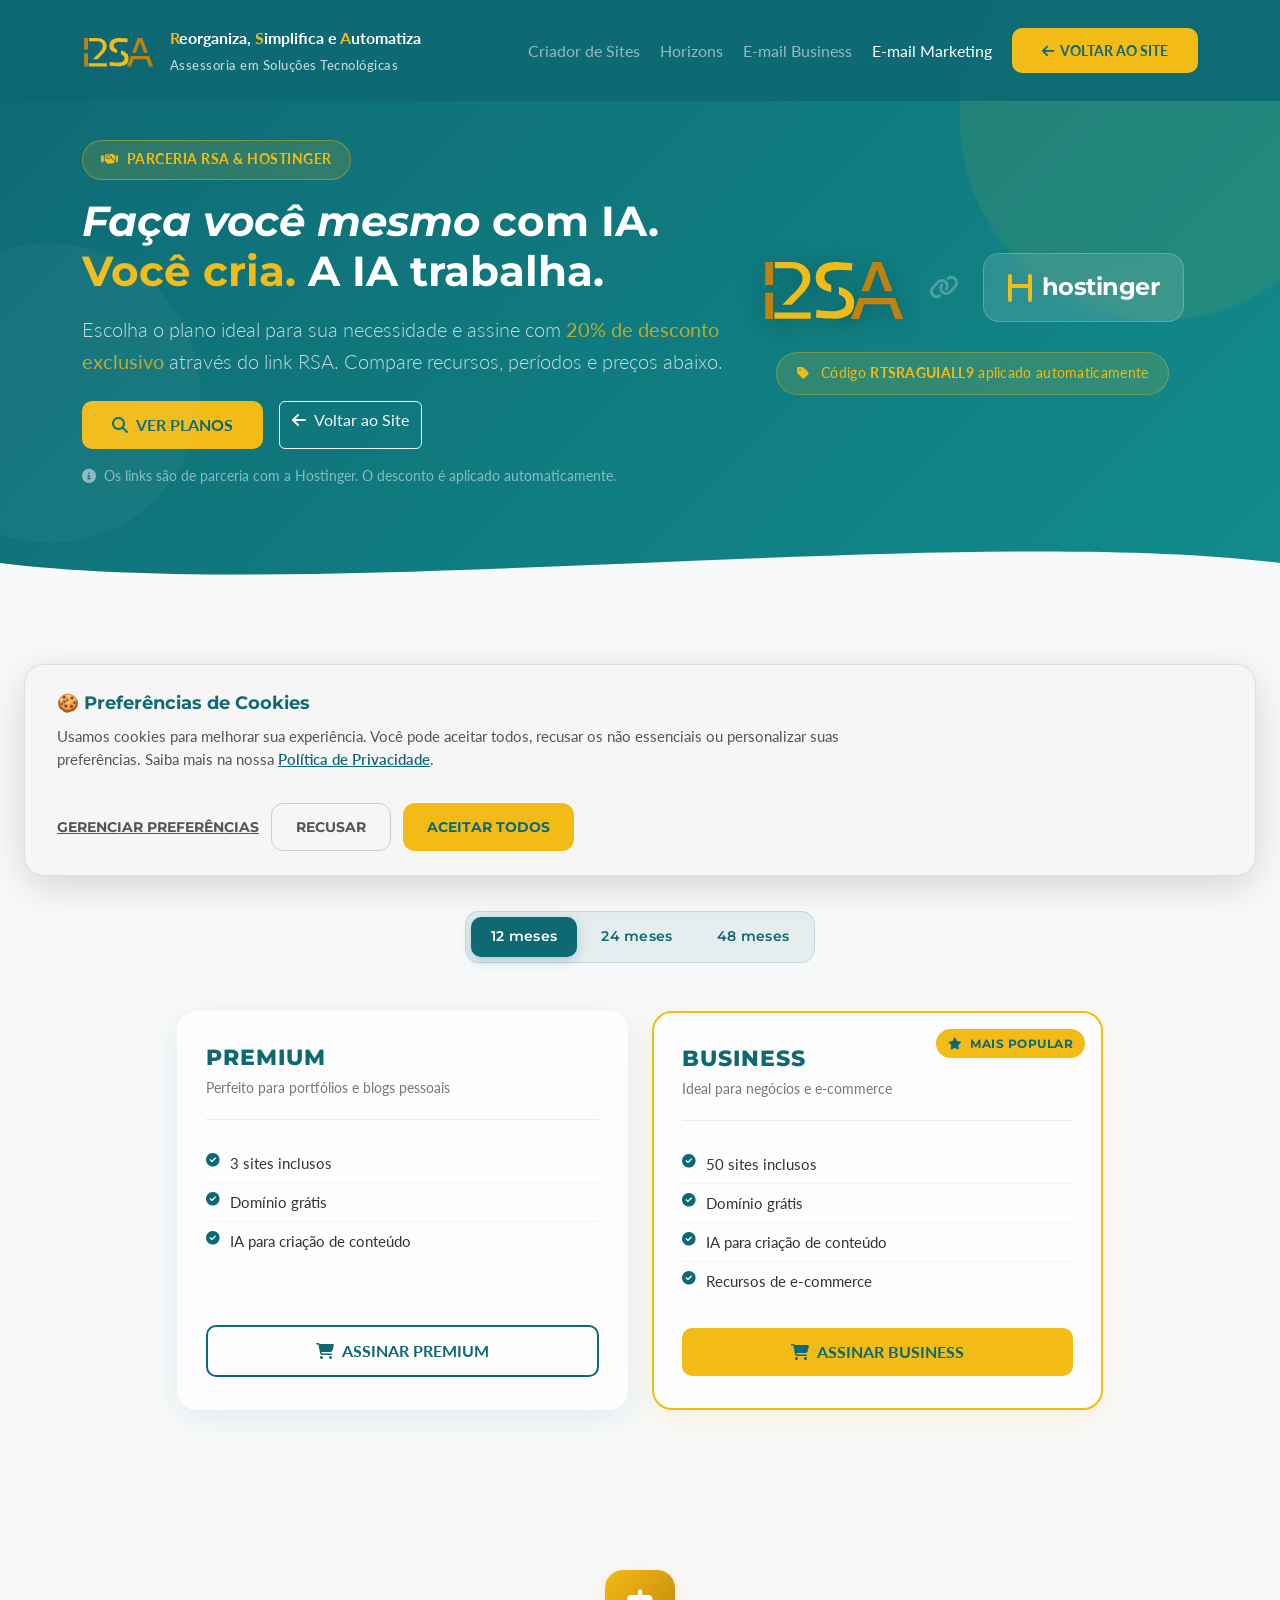
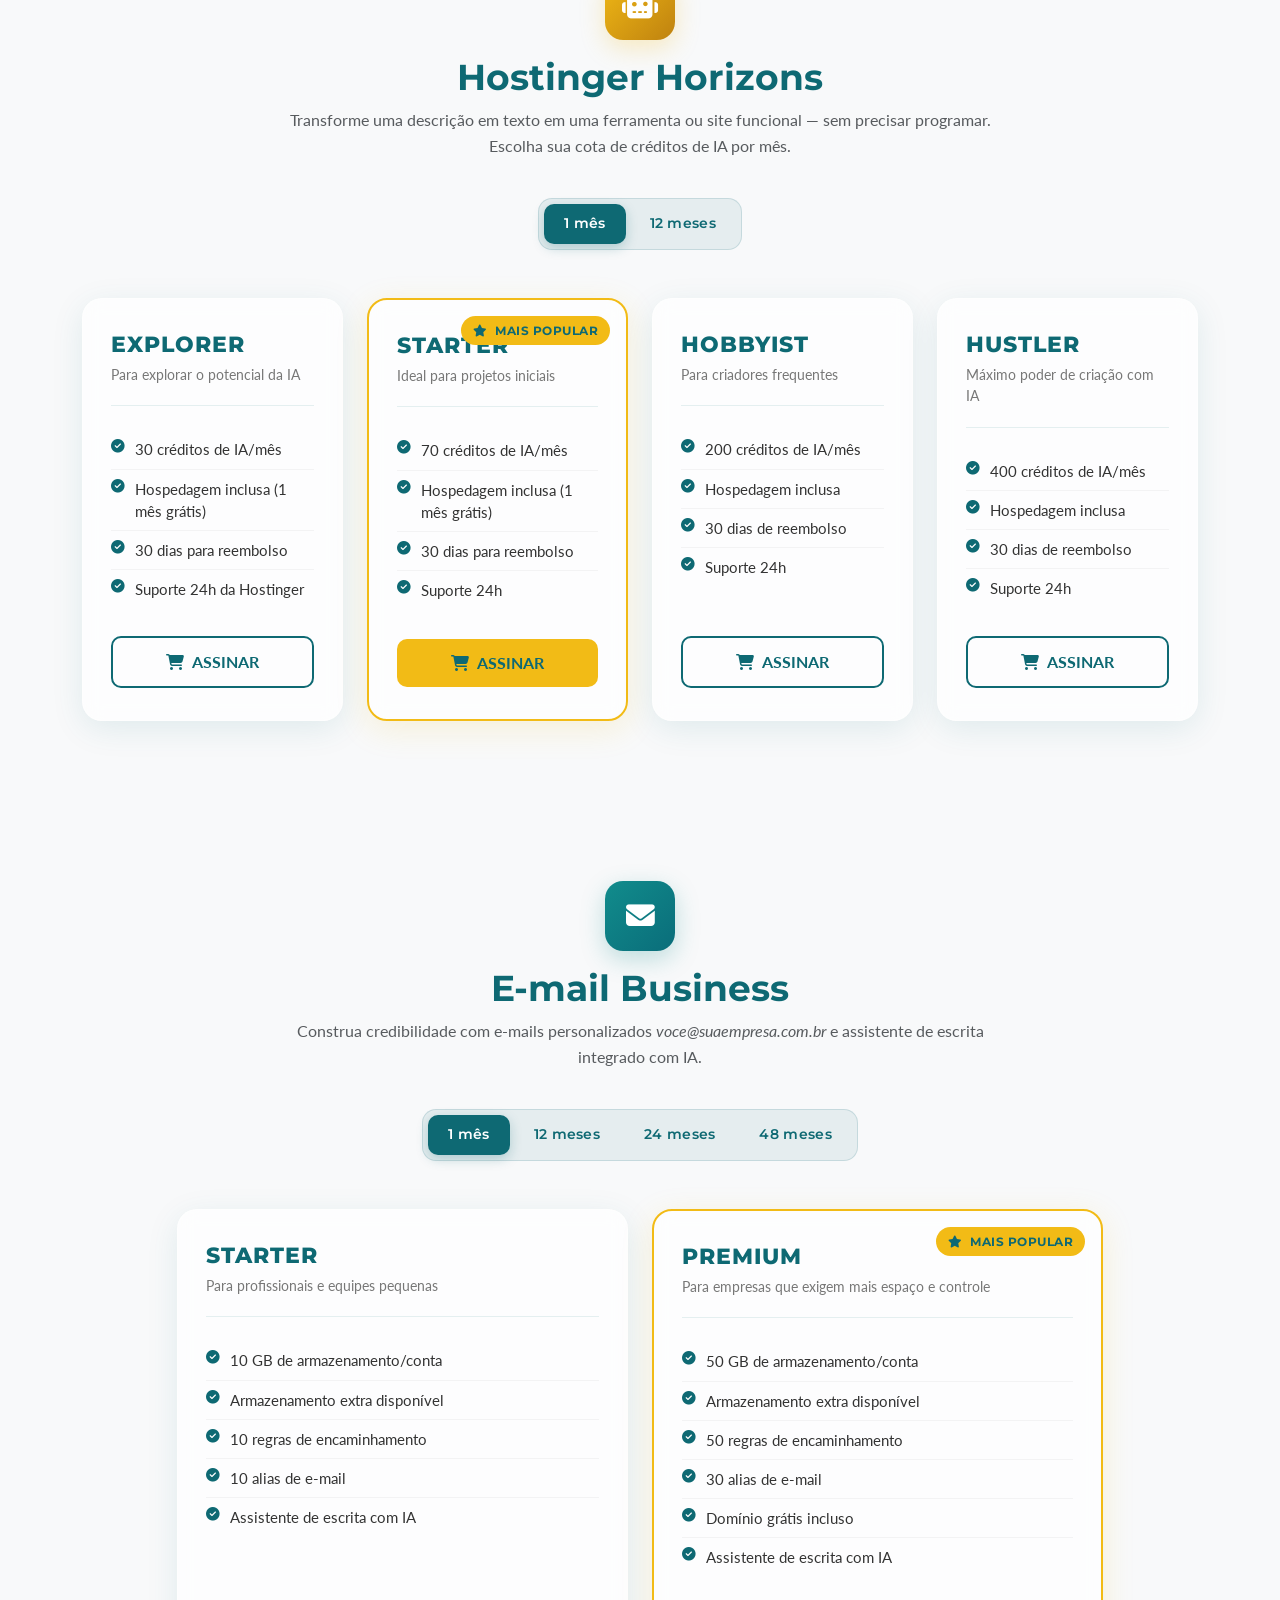
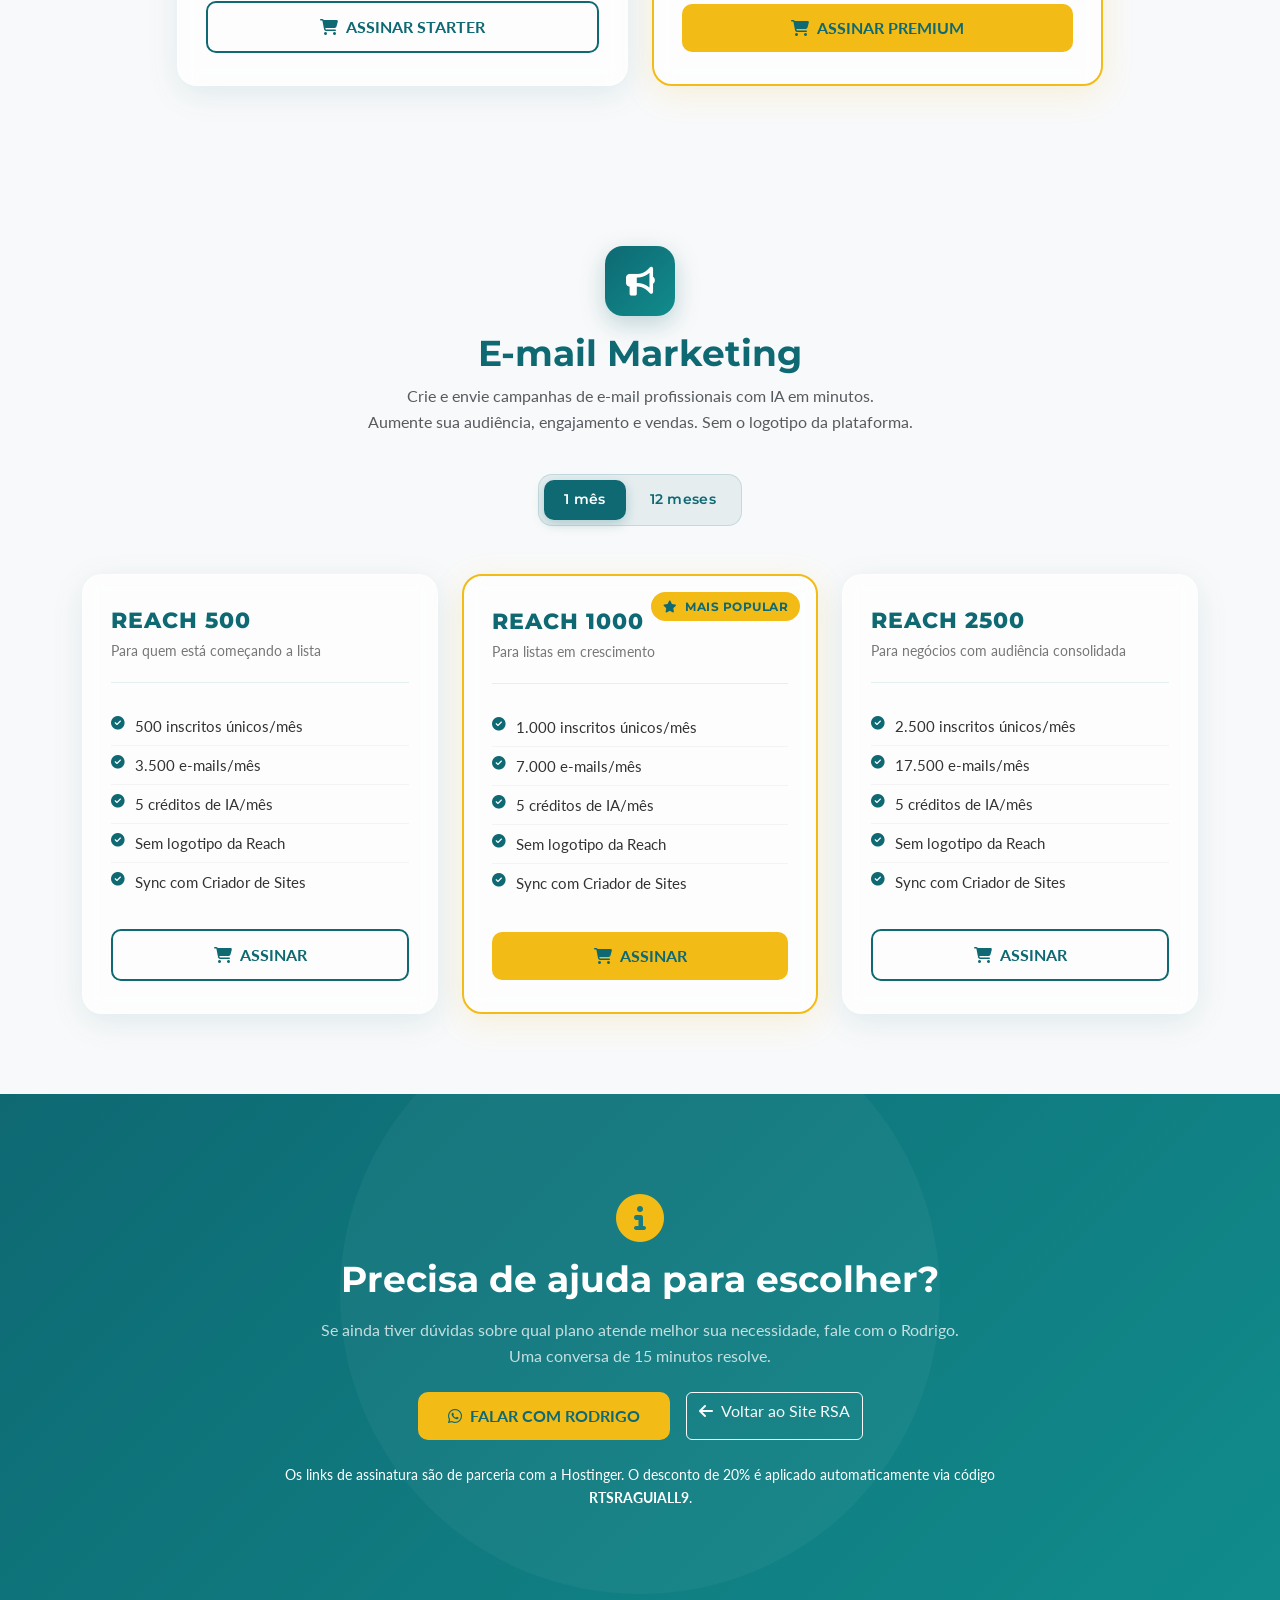
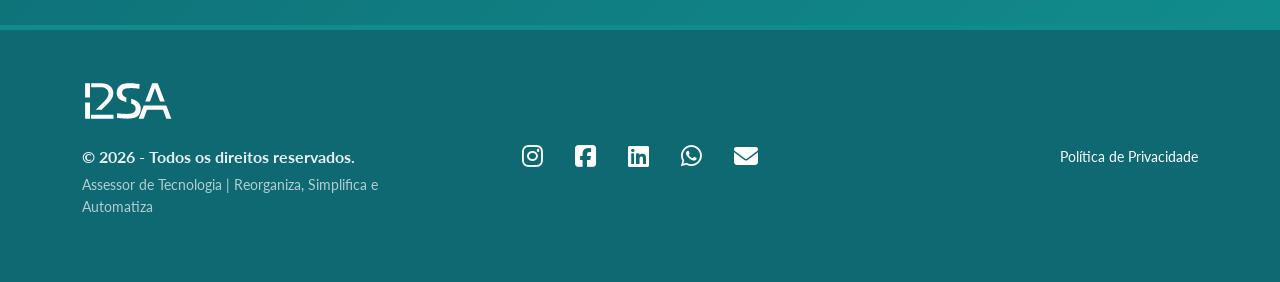
<file: diy-host.html>
<!DOCTYPE html>
<html lang="pt-BR">

<head>
    <meta charset="UTF-8">
    <meta name="viewport" content="width=device-width, initial-scale=1.0">
    <meta name="description"
        content="Compare e assine os planos Hostinger com desconto exclusivo RSA. Criador de Sites com IA, Hostinger Horizons, E-mail Business e E-mail Marketing.">
    <meta name="robots" content="index, follow">
    <title>Planos Hostinger | RSA — Faça Você Mesmo</title>

    <!-- Fontes -->
    <link rel="preconnect" href="https://fonts.googleapis.com">
    <link rel="preconnect" href="https://fonts.gstatic.com" crossorigin>
    <link
        href="https://fonts.googleapis.com/css2?family=Lato:ital,wght@0,400;0,700;1,400&family=Montserrat:wght@700;800&family=Open+Sans:wght@400;600&display=swap"
        rel="stylesheet">

    <!-- Bootstrap 5 -->
    <link rel="stylesheet" href="https://cdn.jsdelivr.net/npm/bootstrap@5.3.3/dist/css/bootstrap.min.css">

    <!-- Font Awesome -->
    <link rel="stylesheet" href="https://cdnjs.cloudflare.com/ajax/libs/font-awesome/6.5.0/css/all.min.css">

    <!-- AOS -->
    <link rel="stylesheet" href="https://unpkg.com/aos@2.3.1/dist/aos.css">

    <!-- CSS Projeto -->
    <link rel="stylesheet" href="css/styles.css">
    <link rel="stylesheet" href="css/cookies.css">
    <link rel="stylesheet" href="css/diy-host.css">
</head>

<body>

    <!-- ═══════════════════════════════════════════
         NAVBAR (idêntica ao index.html)
    ═══════════════════════════════════════════ -->
    <nav class="navbar navbar-expand-lg navbar-dark navbar-glass fixed-top py-3">
        <div class="container">
            <a class="navbar-brand d-flex align-items-center gap-2" href="index.html">
                <img src="assets/images/RSA_dourado_FundoTransparente.svg" alt="RSA Logo" height="40">
                <div class="nav-brand-box text-white px-2 py-1">
                    <span class="fw-bold d-block"><span class="letter">R</span>eorganiza,
                        <span class="letter">S</span>implifica e
                        <span class="letter">A</span>utomatiza</span>
                    <span class="slogan-text opacity-75">Assessoria em Soluções Tecnológicas</span>
                </div>
            </a>
            <button class="navbar-toggler" type="button" data-bs-toggle="collapse" data-bs-target="#navbarNavDIY"
                aria-controls="navbarNavDIY" aria-expanded="false" aria-label="Toggle navigation">
                <span class="navbar-toggler-icon"></span>
            </button>
            <div class="collapse navbar-collapse justify-content-end" id="navbarNavDIY">
                <ul class="navbar-nav gap-1 align-items-center">
                    <li class="nav-item">
                        <a class="nav-link" href="#sites-ia">Criador de Sites</a>
                    </li>
                    <li class="nav-item">
                        <a class="nav-link" href="#horizons">Horizons</a>
                    </li>
                    <li class="nav-item">
                        <a class="nav-link" href="#email-business">E-mail Business</a>
                    </li>
                    <li class="nav-item">
                        <a class="nav-link" href="#email-marketing">E-mail Marketing</a>
                    </li>
                    <li class="nav-item ms-2">
                        <a class="btn btn-rsa btn-sm" href="index.html">
                            <i class="fa-solid fa-arrow-left me-1"></i> Voltar ao Site
                        </a>
                    </li>
                </ul>
            </div>
        </div>
    </nav>

    <!-- ═══════════════════════════════════════════
         HERO
    ═══════════════════════════════════════════ -->
    <header class="diy-hero-section">
        <div class="container">
            <div class="row align-items-center gy-5">
                <div class="col-lg-7" data-aos="fade-right">
                    <span class="diy-hero-badge mb-3 d-inline-flex align-items-center gap-2">
                        <i class="fa-solid fa-handshake"></i>
                        Parceria RSA & Hostinger
                    </span>
                    <h1 class="text-white mb-3">
                        <i>Faça você mesmo</i> com IA.<br>
                        <span class="text-rsa-accent">Você cria.</span> A IA trabalha.
                    </h1>
                    <p class="lead text-white opacity-75 mb-4">
                        Escolha o plano ideal para sua necessidade e assine com
                        <strong class="text-rsa-accent">20% de desconto exclusivo</strong>
                        através do link RSA. Compare recursos, períodos e preços abaixo.
                    </p>
                    <div class="d-flex gap-3 flex-wrap">
                        <a href="#sites-ia" class="btn btn-rsa">
                            <i class="fa-solid fa-magnifying-glass me-2"></i>Ver Planos
                        </a>
                        <a href="index.html" class="btn btn-outline-light">
                            <i class="fa-solid fa-arrow-left me-2"></i>Voltar ao Site
                        </a>
                    </div>
                    <p class="text-white opacity-50 mt-3 small">
                        <i class="fa-solid fa-circle-info me-1"></i>
                        Os links são de parceria com a Hostinger. O desconto é aplicado automaticamente.
                    </p>
                </div>
                <div class="col-lg-5 text-center" data-aos="fade-left" data-aos-delay="200">
                    <div class="diy-hero-logos">
                        <img src="assets/images/RSA_dourado_FundoTransparente.svg" alt="RSA" class="diy-logo-rsa">
                        <div class="diy-logo-divider">
                            <i class="fa-solid fa-link text-white opacity-50"></i>
                        </div>
                        <div class="diy-hostinger-badge">
                            <i class="fa-solid fa-h diy-h-icon"></i>
                            <span class="diy-hostinger-text">hostinger</span>
                        </div>
                    </div>
                    <!-- Pill de desconto -->
                    <div class="diy-discount-pill mt-4">
                        <i class="fa-solid fa-tag me-2"></i>
                        Código <strong>RTSRAGUIALL9</strong> aplicado automaticamente
                    </div>
                </div>
            </div>
        </div>
        <!-- Separador wave -->
        <div class="diy-hero-wave">
            <svg viewBox="0 0 1440 80" preserveAspectRatio="none" xmlns="http://www.w3.org/2000/svg">
                <path d="M0,40 C360,80 1080,0 1440,40 L1440,80 L0,80 Z" fill="#F8F9FA" />
            </svg>
        </div>
    </header>

    <!-- ═══════════════════════════════════════════
         ÂNCORA GERAL DE PLANOS
    ═══════════════════════════════════════════ -->
    <span id="planos"></span>

    <!-- ═══════════════════════════════════════════
         SEÇÃO 1: CRIADOR DE SITES COM IA
    ═══════════════════════════════════════════ -->
    <section id="sites-ia" class="section-padding bg-light">
        <div class="container">

            <!-- Cabeçalho da categoria -->
            <div class="row justify-content-center mb-4" data-aos="fade-up">
                <div class="col-lg-8 text-center">
                    <div class="diy-section-icon mx-auto mb-3">
                        <i class="fa-solid fa-wand-magic-sparkles"></i>
                    </div>
                    <h2 class="text-rsa-primary">Criador de Sites com IA</h2>
                    <p class="text-muted">
                        Lance seu portfólio, blog ou site institucional em minutos com interface intuitiva e IA
                        integrada.<br>
                        Ideal para quem quer presença digital profissional sem complicação.
                    </p>
                </div>
            </div>

            <!-- Toggle de período -->
            <div class="row justify-content-center mb-5" data-aos="fade-up" data-aos-delay="100">
                <div class="col-auto">
                    <div class="diy-period-group" role="group" aria-label="Período de assinatura">
                        <button class="diy-period-btn active" onclick="setPeriod('sites-ia', 12, this)">12
                            meses</button>
                        <button class="diy-period-btn" onclick="setPeriod('sites-ia', 24, this)">24 meses</button>
                        <button class="diy-period-btn" onclick="setPeriod('sites-ia', 48, this)">48 meses</button>
                    </div>
                </div>
            </div>

            <!-- Cards -->
            <div class="row justify-content-center gy-4">

                <!-- Card Premium -->
                <div class="col-lg-5 col-md-6" data-aos="fade-up" data-aos-delay="150">
                    <div class="diy-plan-card glass-card h-100">
                        <div class="diy-plan-header">
                            <h3 class="diy-plan-name">Premium</h3>
                            <p class="diy-plan-desc mb-0">Perfeito para portfólios e blogs pessoais</p>
                        </div>
                        <ul class="diy-feature-list">
                            <li><i class="fa-solid fa-circle-check text-rsa-primary"></i> 3 sites inclusos</li>
                            <li><i class="fa-solid fa-circle-check text-rsa-primary"></i> Domínio grátis</li>
                            <li><i class="fa-solid fa-circle-check text-rsa-primary"></i> IA para criação de conteúdo
                            </li>
                        </ul>
                        <a href="#" class="btn btn-outline-rsa w-100 mt-auto" data-section="sites-ia"
                            data-plan="premium"
                            data-link-12="https://www.hostinger.com/br/cart?product=hosting%3Ahostinger_premium&period=12&referral_type=cart_link&REFERRALCODE=RTSRAGUIALL9&referral_id=019dd9d4-621e-7295-91c9-297600b44b96&product_type=website-builder"
                            data-link-24="https://www.hostinger.com/br/cart?product=hosting%3Ahostinger_premium&period=24&referral_type=cart_link&REFERRALCODE=RTSRAGUIALL9&referral_id=019dd9d7-fe9d-7199-9877-cf94c29563b7&product_type=website-builder"
                            data-link-48="https://www.hostinger.com/br/cart?product=hosting%3Ahostinger_premium&period=48&referral_type=cart_link&REFERRALCODE=RTSRAGUIALL9&referral_id=019dd9d8-f56c-73b3-9c9a-563559bdd855&product_type=website-builder"
                            target="_blank" rel="noopener noreferrer">
                            <i class="fa-solid fa-cart-shopping me-2"></i>Assinar Premium
                        </a>
                    </div>
                </div>

                <!-- Card Business (popular) -->
                <div class="col-lg-5 col-md-6" data-aos="fade-up" data-aos-delay="250">
                    <div class="diy-plan-card diy-plan-card--popular glass-card h-100">
                        <div class="diy-popular-badge">
                            <i class="fa-solid fa-star me-1"></i>Mais Popular
                        </div>
                        <div class="diy-plan-header">
                            <h3 class="diy-plan-name">Business</h3>
                            <p class="diy-plan-desc mb-0">Ideal para negócios e e-commerce</p>
                        </div>
                        <ul class="diy-feature-list">
                            <li><i class="fa-solid fa-circle-check text-rsa-primary"></i> 50 sites inclusos</li>
                            <li><i class="fa-solid fa-circle-check text-rsa-primary"></i> Domínio grátis</li>
                            <li><i class="fa-solid fa-circle-check text-rsa-primary"></i> IA para criação de conteúdo
                            <li><i class="fa-solid fa-circle-check text-rsa-primary"></i> Recursos de e-commerce</li>
                            </li>
                        </ul>
                        <a href="#" class="btn btn-rsa w-100 mt-auto" data-section="sites-ia" data-plan="business-sites"
                            data-link-12="https://www.hostinger.com/br/cart?product=hosting%3Ahostinger_business&period=12&referral_type=cart_link&REFERRALCODE=RTSRAGUIALL9&referral_id=019dd9d7-5438-7348-993c-41ad4d6b8b0a&product_type=website-builder"
                            data-link-24="https://www.hostinger.com/br/cart?product=hosting%3Ahostinger_business&period=24&referral_type=cart_link&REFERRALCODE=RTSRAGUIALL9&referral_id=019dd9d8-4b6f-7095-87bc-3af3bd0e6c1c&product_type=website-builder"
                            data-link-48="https://www.hostinger.com/br/cart?product=hosting%3Ahostinger_business&period=48&referral_type=cart_link&REFERRALCODE=RTSRAGUIALL9&referral_id=019dd9d9-044d-70b3-a711-b9dedad73167&product_type=website-builder"
                            target="_blank" rel="noopener noreferrer">
                            <i class="fa-solid fa-cart-shopping me-2"></i>Assinar Business
                        </a>
                    </div>
                </div>

            </div><!-- /row cards -->
        </div>
    </section>

    <!-- ═══════════════════════════════════════════
         SEÇÃO 2: HOSTINGER HORIZONS
    ═══════════════════════════════════════════ -->
    <section id="horizons" class="section-padding">
        <div class="container">

            <div class="row justify-content-center mb-4" data-aos="fade-up">
                <div class="col-lg-8 text-center">
                    <div class="diy-section-icon diy-section-icon--accent mx-auto mb-3">
                        <i class="fa-solid fa-robot"></i>
                    </div>
                    <h2 class="text-rsa-primary">Hostinger Horizons</h2>
                    <p class="text-muted">
                        Transforme uma descrição em texto em uma ferramenta ou site funcional — sem precisar
                        programar.<br>
                        Escolha sua cota de créditos de IA por mês.
                    </p>
                </div>
            </div>

            <!-- Toggle de período -->
            <div class="row justify-content-center mb-5" data-aos="fade-up" data-aos-delay="100">
                <div class="col-auto">
                    <div class="diy-period-group" role="group">
                        <button class="diy-period-btn active" onclick="setPeriod('horizons', 1, this)">1 mês</button>
                        <button class="diy-period-btn" onclick="setPeriod('horizons', 12, this)">12 meses</button>
                    </div>
                </div>
            </div>

            <!-- Cards Horizons -->
            <div class="row justify-content-center gy-4">

                <!-- Explorer -->
                <div class="col-lg-3 col-md-6" data-aos="fade-up" data-aos-delay="100">
                    <div class="diy-plan-card glass-card h-100">
                        <div class="diy-plan-header">
                            <h3 class="diy-plan-name">Explorer</h3>
                            <p class="diy-plan-desc mb-0">Para explorar o potencial da IA</p>
                        </div>
                        <ul class="diy-feature-list">
                            <li><i class="fa-solid fa-circle-check text-rsa-primary"></i> 30 créditos de IA/mês</li>
                            <li><i class="fa-solid fa-circle-check text-rsa-primary"></i> Hospedagem inclusa (1 mês
                                grátis)</li>
                            <li><i class="fa-solid fa-circle-check text-rsa-primary"></i> 30 dias para reembolso</li>
                            <li><i class="fa-solid fa-circle-check text-rsa-primary"></i> Suporte 24h da Hostinger</li>
                        </ul>
                        <a href="#" class="btn btn-outline-rsa w-100 mt-auto" data-section="horizons"
                            data-plan="explorer"
                            data-link-1="https://www.hostinger.com/br/cart?product=horizons%3Aexplorerv2&period=1&referral_type=cart_link&REFERRALCODE=RTSRAGUIALL9&referral_id=019dd9dc-b754-729e-b359-0c3dde868936"
                            data-link-12="https://www.hostinger.com/br/cart?product=horizons%3Aexplorerv2&period=12&referral_type=cart_link&REFERRALCODE=RTSRAGUIALL9&referral_id=019dd9dd-13bb-734e-aa9b-c8440ad17f68"
                            target="_blank" rel="noopener noreferrer">
                            <i class="fa-solid fa-cart-shopping me-2"></i>Assinar
                        </a>
                    </div>
                </div>

                <!-- Starter -->
                <div class="col-lg-3 col-md-6" data-aos="fade-up" data-aos-delay="150">
                    <div class="diy-plan-card diy-plan-card--popular glass-card h-100">
                        <div class="diy-popular-badge">
                            <i class="fa-solid fa-star me-1"></i>Mais Popular
                        </div>
                        <div class="diy-plan-header">
                            <h3 class="diy-plan-name">Starter</h3>
                            <p class="diy-plan-desc mb-0">Ideal para projetos iniciais</p>
                        </div>
                        <ul class="diy-feature-list">
                            <li><i class="fa-solid fa-circle-check text-rsa-primary"></i> 70 créditos de IA/mês</li>
                            <li><i class="fa-solid fa-circle-check text-rsa-primary"></i> Hospedagem inclusa (1 mês
                                grátis)</li>
                            <li><i class="fa-solid fa-circle-check text-rsa-primary"></i> 30 dias para reembolso</li>
                            <li><i class="fa-solid fa-circle-check text-rsa-primary"></i> Suporte 24h</li>
                        </ul>
                        <a href="#" class="btn btn-rsa w-100 mt-auto" data-section="horizons" data-plan="starter"
                            data-link-1="https://www.hostinger.com/br/cart?product=horizons%3Astarterv2&period=1&referral_type=cart_link&REFERRALCODE=RTSRAGUIALL9&referral_id=019dd9dc-c9fe-70b4-b4c9-0aab14302543"
                            data-link-12="https://www.hostinger.com/br/cart?product=horizons%3Astarterv2&period=12&referral_type=cart_link&REFERRALCODE=RTSRAGUIALL9&referral_id=019dd9dd-2336-72c8-b11f-bced74eb3983"
                            target="_blank" rel="noopener noreferrer">
                            <i class="fa-solid fa-cart-shopping me-2"></i>Assinar
                        </a>
                    </div>
                </div>

                <!-- Hobbyist -->
                <div class="col-lg-3 col-md-6" data-aos="fade-up" data-aos-delay="200">
                    <div class="diy-plan-card glass-card h-100">
                        <div class="diy-plan-header">
                            <h3 class="diy-plan-name">Hobbyist</h3>
                            <p class="diy-plan-desc mb-0">Para criadores frequentes</p>
                        </div>
                        <ul class="diy-feature-list">
                            <li><i class="fa-solid fa-circle-check text-rsa-primary"></i> 200 créditos de IA/mês</li>
                            <li><i class="fa-solid fa-circle-check text-rsa-primary"></i> Hospedagem inclusa</li>
                            <li><i class="fa-solid fa-circle-check text-rsa-primary"></i> 30 dias de reembolso</li>
                            <li><i class="fa-solid fa-circle-check text-rsa-primary"></i> Suporte 24h</li>
                        </ul>
                        <a href="#" class="btn btn-outline-rsa w-100 mt-auto" data-section="horizons"
                            data-plan="hobbyist"
                            data-link-1="https://www.hostinger.com/br/cart?product=horizons%3Ahobbyistv2&period=1&referral_type=cart_link&REFERRALCODE=RTSRAGUIALL9&referral_id=019dd9dc-dcb6-72c1-b447-a0055d9236df"
                            data-link-12="https://www.hostinger.com/br/cart?product=horizons%3Ahobbyistv2&period=12&referral_type=cart_link&REFERRALCODE=RTSRAGUIALL9&referral_id=019dd9dd-3a47-7175-8b16-197b77748b0e"
                            target="_blank" rel="noopener noreferrer">
                            <i class="fa-solid fa-cart-shopping me-2"></i>Assinar
                        </a>
                    </div>
                </div>

                <!-- Hustler (popular) -->
                <div class="col-lg-3 col-md-6" data-aos="fade-up" data-aos-delay="250">
                    <div class="diy-plan-card glass-card h-100">
                        <div class="diy-plan-header">
                            <h3 class="diy-plan-name">Hustler</h3>
                            <p class="diy-plan-desc mb-0">Máximo poder de criação com IA</p>
                        </div>
                        <ul class="diy-feature-list">
                            <li><i class="fa-solid fa-circle-check text-rsa-primary"></i> 400 créditos de IA/mês</li>
                            <li><i class="fa-solid fa-circle-check text-rsa-primary"></i> Hospedagem inclusa</li>
                            <li><i class="fa-solid fa-circle-check text-rsa-primary"></i> 30 dias de reembolso</li>
                            <li><i class="fa-solid fa-circle-check text-rsa-primary"></i> Suporte 24h</li>
                        </ul>
                        <a href="#" class="btn btn-outline-rsa w-100 mt-auto" data-section="horizons"
                            data-plan="hustler"
                            data-link-1="https://www.hostinger.com/br/cart?product=horizons%3Ahustlerv2&period=1&referral_type=cart_link&REFERRALCODE=RTSRAGUIALL9&referral_id=019dd9dc-f0ee-7018-8c6a-6837099ce9e5"
                            data-link-12="https://www.hostinger.com/br/cart?product=horizons%3Ahustlerv2&period=12&referral_type=cart_link&REFERRALCODE=RTSRAGUIALL9&referral_id=019dd9dd-4e21-7109-ac20-60c5428e7444"
                            target="_blank" rel="noopener noreferrer">
                            <i class="fa-solid fa-cart-shopping me-2"></i>Assinar
                        </a>
                    </div>
                </div>

            </div><!-- /row horizons -->
        </div>
    </section>

    <!-- ═══════════════════════════════════════════
         SEÇÃO 3: E-MAIL BUSINESS
    ═══════════════════════════════════════════ -->
    <section id="email-business" class="section-padding bg-light">
        <div class="container">

            <div class="row justify-content-center mb-4" data-aos="fade-up">
                <div class="col-lg-8 text-center">
                    <div class="diy-section-icon diy-section-icon--secondary mx-auto mb-3">
                        <i class="fa-solid fa-envelope"></i>
                    </div>
                    <h2 class="text-rsa-primary">E-mail Business</h2>
                    <p class="text-muted">
                        Construa credibilidade com e-mails personalizados
                        <em>voce@suaempresa.com.br</em> e assistente de escrita integrado com IA.
                    </p>
                </div>
            </div>

            <!-- Toggle de período -->
            <div class="row justify-content-center mb-5" data-aos="fade-up" data-aos-delay="100">
                <div class="col-auto">
                    <div class="diy-period-group" role="group">
                        <button class="diy-period-btn active" onclick="setPeriod('email-business', 1, this)">1
                            mês</button>
                        <button class="diy-period-btn" onclick="setPeriod('email-business', 12, this)">12 meses</button>
                        <button class="diy-period-btn" onclick="setPeriod('email-business', 24, this)">24 meses</button>
                        <button class="diy-period-btn" onclick="setPeriod('email-business', 48, this)">48 meses</button>
                    </div>
                </div>
            </div>

            <!-- Cards E-mail Business -->
            <div class="row justify-content-center gy-4">

                <!-- Starter Business Email -->
                <div class="col-lg-5 col-md-6" data-aos="fade-up" data-aos-delay="150">
                    <div class="diy-plan-card glass-card h-100">
                        <div class="diy-plan-header">
                            <h3 class="diy-plan-name">Starter</h3>
                            <p class="diy-plan-desc mb-0">Para profissionais e equipes pequenas</p>
                        </div>
                        <ul class="diy-feature-list">
                            <li><i class="fa-solid fa-circle-check text-rsa-primary"></i> 10 GB de armazenamento/conta
                            </li>
                            <li><i class="fa-solid fa-circle-check text-rsa-primary"></i> Armazenamento extra disponível
                            </li>
                            <li><i class="fa-solid fa-circle-check text-rsa-primary"></i> 10 regras de encaminhamento
                            </li>
                            <li><i class="fa-solid fa-circle-check text-rsa-primary"></i> 10 alias de e-mail</li>
                            <li><i class="fa-solid fa-circle-check text-rsa-primary"></i> Assistente de escrita com IA
                            </li>
                        </ul>
                        <a href="#" class="btn btn-outline-rsa w-100 mt-auto" data-section="email-business"
                            data-plan="email-starter"
                            data-link-1="https://www.hostinger.com/br/cart?product=hostinger_mail%3Apro&period=1&referral_type=cart_link&REFERRALCODE=RTSRAGUIALL9&referral_id=019dd9e0-7bc5-71ef-93ff-49d4851190fb"
                            data-link-12="https://www.hostinger.com/br/cart?product=hostinger_mail%3Apro&period=12&referral_type=cart_link&REFERRALCODE=RTSRAGUIALL9&referral_id=019dd9e0-a2a1-7155-bcb5-23f378e44f44"
                            data-link-24="https://www.hostinger.com/br/cart?product=hostinger_mail%3Apro&period=24&referral_type=cart_link&REFERRALCODE=RTSRAGUIALL9&referral_id=019dd9e0-c710-7212-8ee1-c1bcdb726a81"
                            data-link-48="https://www.hostinger.com/br/cart?product=hostinger_mail%3Apro&period=48&referral_type=cart_link&REFERRALCODE=RTSRAGUIALL9&referral_id=019dd9e0-ebf6-7136-b3a5-17b5daec49be"
                            target="_blank" rel="noopener noreferrer">
                            <i class="fa-solid fa-cart-shopping me-2"></i>Assinar Starter
                        </a>
                    </div>
                </div>

                <!-- Premium Business Email (popular) -->
                <div class="col-lg-5 col-md-6" data-aos="fade-up" data-aos-delay="250">
                    <div class="diy-plan-card diy-plan-card--popular glass-card h-100">
                        <div class="diy-popular-badge">
                            <i class="fa-solid fa-star me-1"></i>Mais Popular
                        </div>
                        <div class="diy-plan-header">
                            <h3 class="diy-plan-name">Premium</h3>
                            <p class="diy-plan-desc mb-0">Para empresas que exigem mais espaço e controle</p>
                        </div>
                        <ul class="diy-feature-list">
                            <li><i class="fa-solid fa-circle-check text-rsa-primary"></i> 50 GB de armazenamento/conta
                            </li>
                            <li><i class="fa-solid fa-circle-check text-rsa-primary"></i> Armazenamento extra disponível
                            </li>
                            <li><i class="fa-solid fa-circle-check text-rsa-primary"></i> 50 regras de encaminhamento
                            </li>
                            <li><i class="fa-solid fa-circle-check text-rsa-primary"></i> 30 alias de e-mail</li>
                            <li><i class="fa-solid fa-circle-check text-rsa-primary"></i> Domínio grátis incluso</li>
                            <li><i class="fa-solid fa-circle-check text-rsa-primary"></i> Assistente de escrita com IA
                            </li>
                        </ul>
                        <a href="#" class="btn btn-rsa w-100 mt-auto" data-section="email-business"
                            data-plan="email-premium"
                            data-link-1="https://www.hostinger.com/br/cart?product=hostinger_mail%3Apremium&period=1&referral_type=cart_link&REFERRALCODE=RTSRAGUIALL9&referral_id=019dd9e0-8b9f-7271-b9fa-a09b8a9eb1e7"
                            data-link-12="https://www.hostinger.com/br/cart?product=hostinger_mail%3Apremium&period=12&referral_type=cart_link&REFERRALCODE=RTSRAGUIALL9&referral_id=019dd9e0-b13d-710a-a1a5-33452c89ad9b"
                            data-link-24="https://www.hostinger.com/br/cart?product=hostinger_mail%3Apremium&period=24&referral_type=cart_link&REFERRALCODE=RTSRAGUIALL9&referral_id=019dd9e0-d432-7309-beb6-53c43ff5721c"
                            data-link-48="https://www.hostinger.com/br/cart?product=hostinger_mail%3Apremium&period=48&referral_type=cart_link&REFERRALCODE=RTSRAGUIALL9&referral_id=019dd9e1-105b-7099-993e-c84715f6dd00"
                            target="_blank" rel="noopener noreferrer">
                            <i class="fa-solid fa-cart-shopping me-2"></i>Assinar Premium
                        </a>
                    </div>
                </div>

            </div><!-- /row e-mail business -->
        </div>
    </section>

    <!-- ═══════════════════════════════════════════
         SEÇÃO 4: E-MAIL MARKETING (REACH)
    ═══════════════════════════════════════════ -->
    <section id="email-marketing" class="section-padding">
        <div class="container">

            <div class="row justify-content-center mb-4" data-aos="fade-up">
                <div class="col-lg-8 text-center">
                    <div class="diy-section-icon mx-auto mb-3">
                        <i class="fa-solid fa-bullhorn"></i>
                    </div>
                    <h2 class="text-rsa-primary">E-mail Marketing</h2>
                    <p class="text-muted">
                        Crie e envie campanhas de e-mail profissionais com IA em minutos.<br>
                        Aumente sua audiência, engajamento e vendas. Sem o logotipo da plataforma.
                    </p>
                </div>
            </div>

            <!-- Toggle de período -->
            <div class="row justify-content-center mb-5" data-aos="fade-up" data-aos-delay="100">
                <div class="col-auto">
                    <div class="diy-period-group" role="group">
                        <button class="diy-period-btn active" onclick="setPeriod('email-marketing', 1, this)">1
                            mês</button>
                        <button class="diy-period-btn" onclick="setPeriod('email-marketing', 12, this)">12
                            meses</button>
                    </div>
                </div>
            </div>

            <!-- Cards Reach -->
            <div class="row justify-content-center gy-4">

                <!-- Reach 500 -->
                <div class="col-lg-4 col-md-6" data-aos="fade-up" data-aos-delay="100">
                    <div class="diy-plan-card glass-card h-100">
                        <div class="diy-plan-header">
                            <h3 class="diy-plan-name">Reach 500</h3>
                            <p class="diy-plan-desc mb-0">Para quem está começando a lista</p>
                        </div>
                        <ul class="diy-feature-list">
                            <li><i class="fa-solid fa-circle-check text-rsa-primary"></i> 500 inscritos únicos/mês</li>
                            <li><i class="fa-solid fa-circle-check text-rsa-primary"></i> 3.500 e-mails/mês</li>
                            <li><i class="fa-solid fa-circle-check text-rsa-primary"></i> 5 créditos de IA/mês</li>
                            <li><i class="fa-solid fa-circle-check text-rsa-primary"></i> Sem logotipo da Reach</li>
                            <li><i class="fa-solid fa-circle-check text-rsa-primary"></i> Sync com Criador de Sites</li>
                        </ul>
                        <a href="#" class="btn btn-outline-rsa w-100 mt-auto" data-section="email-marketing"
                            data-plan="reach-500"
                            data-link-1="https://www.hostinger.com/br/cart?product=reach%3A500&period=1&referral_type=cart_link&REFERRALCODE=RTSRAGUIALL9&referral_id=019dd9fa-e512-7137-bcbb-f87e13f183d5"
                            data-link-12="https://www.hostinger.com/br/cart?product=reach%3A500&period=12&referral_type=cart_link&REFERRALCODE=RTSRAGUIALL9&referral_id=019dd9fb-3e8b-727e-9789-e42f042dcc38"
                            target="_blank" rel="noopener noreferrer">
                            <i class="fa-solid fa-cart-shopping me-2"></i>Assinar
                        </a>
                    </div>
                </div>

                <!-- Reach 1000 -->
                <div class="col-lg-4 col-md-6" data-aos="fade-up" data-aos-delay="150">
                    <div class="diy-plan-card diy-plan-card--popular glass-card h-100">
                        <div class="diy-popular-badge">
                            <i class="fa-solid fa-star me-1"></i>Mais Popular
                        </div>
                        <div class="diy-plan-header">
                            <h3 class="diy-plan-name">Reach 1000</h3>
                            <p class="diy-plan-desc mb-0">Para listas em crescimento</p>
                        </div>
                        <ul class="diy-feature-list">
                            <li><i class="fa-solid fa-circle-check text-rsa-primary"></i> 1.000 inscritos únicos/mês
                            </li>
                            <li><i class="fa-solid fa-circle-check text-rsa-primary"></i> 7.000 e-mails/mês</li>
                            <li><i class="fa-solid fa-circle-check text-rsa-primary"></i> 5 créditos de IA/mês</li>
                            <li><i class="fa-solid fa-circle-check text-rsa-primary"></i> Sem logotipo da Reach</li>
                            <li><i class="fa-solid fa-circle-check text-rsa-primary"></i> Sync com Criador de Sites</li>
                        </ul>
                        <a href="#" class="btn btn-rsa w-100 mt-auto" data-section="email-marketing"
                            data-plan="reach-1000"
                            data-link-1="https://www.hostinger.com/br/cart?product=reach%3A1000&period=1&referral_type=cart_link&REFERRALCODE=RTSRAGUIALL9&referral_id=019dd9fa-f60a-73cd-90bb-df4f70980e06"
                            data-link-12="https://www.hostinger.com/br/cart?product=reach%3A1000&period=12&referral_type=cart_link&REFERRALCODE=RTSRAGUIALL9&referral_id=019dd9fb-58a7-7293-b9b0-1adfd7fb9140"
                            target="_blank" rel="noopener noreferrer">
                            <i class="fa-solid fa-cart-shopping me-2"></i>Assinar
                        </a>
                    </div>
                </div>

                <!-- Reach 2500 (popular) -->
                <div class="col-lg-4 col-md-6" data-aos="fade-up" data-aos-delay="200">
                    <div class="diy-plan-card glass-card h-100">
                        <div class="diy-plan-header">
                            <h3 class="diy-plan-name">Reach 2500</h3>
                            <p class="diy-plan-desc mb-0">Para negócios com audiência consolidada</p>
                        </div>
                        <ul class="diy-feature-list">
                            <li><i class="fa-solid fa-circle-check text-rsa-primary"></i> 2.500 inscritos únicos/mês
                            </li>
                            <li><i class="fa-solid fa-circle-check text-rsa-primary"></i> 17.500 e-mails/mês</li>
                            <li><i class="fa-solid fa-circle-check text-rsa-primary"></i> 5 créditos de IA/mês</li>
                            <li><i class="fa-solid fa-circle-check text-rsa-primary"></i> Sem logotipo da Reach</li>
                            <li><i class="fa-solid fa-circle-check text-rsa-primary"></i> Sync com Criador de Sites</li>
                        </ul>
                        <a href="#" class="btn btn-outline-rsa w-100 mt-auto" data-section="email-marketing"
                            data-plan="reach-2500"
                            data-link-1="https://www.hostinger.com/br/cart?product=reach%3A2500&period=1&referral_type=cart_link&REFERRALCODE=RTSRAGUIALL9&referral_id=019dd9fb-0c0d-702a-8ee2-2b57442a4faf"
                            data-link-12="https://www.hostinger.com/br/cart?product=reach%3A2500&period=12&referral_type=cart_link&REFERRALCODE=RTSRAGUIALL9&referral_id=019dd9fb-6aef-71c9-9fea-0d9227137e8f"
                            target="_blank" rel="noopener noreferrer">
                            <i class="fa-solid fa-cart-shopping me-2"></i>Assinar
                        </a>
                    </div>
                </div>

            </div><!-- /row reach -->
        </div>
    </section>

    <!-- ═══════════════════════════════════════════
         CTA FINAL
    ═══════════════════════════════════════════ -->
    <section class="diy-cta-section">
        <div class="container">
            <div class="row justify-content-center">
                <div class="col-lg-8 text-center" data-aos="fade-up">
                    <i class="fa-solid fa-circle-info diy-cta-icon mb-3"></i>
                    <h2 class="text-white mb-3">Precisa de ajuda para escolher?</h2>
                    <p class="text-white opacity-75 mb-4">
                        Se ainda tiver dúvidas sobre qual plano atende melhor sua necessidade,
                        fale com o Rodrigo. <br>Uma conversa de 15 minutos resolve.
                    </p>
                    <div class="d-flex gap-3 flex-wrap justify-content-center">
                        <a href="https://wa.me/5547992704018?text=Olá,%20Rodrigo!%20Tenho%20dúvidas%20sobre%20os%20planos%20Hostinger."
                            class="btn btn-rsa" target="_blank" rel="noopener noreferrer">
                            <i class="fa-brands fa-whatsapp me-2"></i>Falar com Rodrigo
                        </a>
                        <a href="index.html" class="btn btn-outline-light">
                            <i class="fa-solid fa-arrow-left me-2"></i>Voltar ao Site RSA
                        </a>
                    </div>
                    <p class="text-white opacity-40 mt-4 small">
                        Os links de assinatura são de parceria com a Hostinger. O desconto de 20% é aplicado
                        automaticamente via código <strong>RTSRAGUIALL9</strong>.
                    </p>
                </div>
            </div>
        </div>
    </section>

    <!-- ═══════════════════════════════════════════
         FOOTER (idêntico ao index.html)
    ═══════════════════════════════════════════ -->
    <footer class="py-5">
        <div class="container">
            <div class="row align-items-center gy-4">
                <div class="col-md-4 text-center text-md-start">
                    <img src="assets/images/RSA_branco_fundoTransparente.svg" alt="RSA" height="50" class="mb-3">
                    <p class="mb-1 fw-bold">© 2026 - Todos os direitos reservados.</p>
                    <p class="small opacity-75">Assessor de Tecnologia | Reorganiza, Simplifica e Automatiza</p>
                </div>
                <div class="col-md-4 text-center">
                    <div class="footer__socials d-flex justify-content-center gap-3">
                        <a href="https://www.instagram.com/rsaguiarbr/" target="_blank" title="Instagram" class="mx-2">
                            <i class="fa-brands fa-instagram"></i>
                        </a>
                        <a href="https://www.facebook.com/raguiar.eng/" target="_blank" title="Facebook" class="mx-2">
                            <i class="fa-brands fa-square-facebook"></i>
                        </a>
                        <a href="https://linkedin.com/in/rsouzaaguiar/" target="_blank" title="LinkedIn" class="mx-2">
                            <i class="fa-brands fa-linkedin"></i>
                        </a>
                        <a href="https://wa.me/5547992704018?text=Olá%20Rodrigo.%20Entro%20em%20contato%20através%20do%20seu%20site."
                            target="_blank" title="WhatsApp" class="mx-2">
                            <i class="fa-brands fa-whatsapp"></i>
                        </a>
                        <a href="mailto:raguiar.eng@gmail.com?subject=Contato%20pelo%20site" title="E-mail"
                            class="mx-2">
                            <i class="fa-solid fa-envelope"></i>
                        </a>
                    </div>
                </div>
                <div class="col-md-4 text-center text-md-end">
                    <a href="politica-de-privacidade.html" class="text-white opacity-60 small text-decoration-none">
                        Política de Privacidade
                    </a>
                </div>
            </div>
        </div>
    </footer>

    <!-- ═══════════════════════════════════════════
         COOKIE BANNER (idêntico ao index.html)
    ═══════════════════════════════════════════ -->
    <div id="cookie-banner" class="cookie-banner hidden">
        <div class="cookie-text">
            <strong>🍪 Preferências de Cookies</strong>
            <p>Usamos cookies para melhorar sua experiência. Você pode aceitar todos,
                recusar os não essenciais ou personalizar suas preferências.
                Saiba mais na nossa <a href="politica-de-privacidade.html">Política de Privacidade</a>.
            </p>
        </div>
        <div class="cookie-buttons">
            <button id="btn-manage">Gerenciar preferências</button>
            <button id="btn-reject">Recusar</button>
            <button id="btn-accept">Aceitar todos</button>
        </div>
    </div>

    <div id="cookie-modal-overlay" class="modal-overlay hidden">
        <div class="cookie-modal">
            <h2>Gerenciar preferências de cookies</h2>
            <p class="modal-desc">Escolha quais categorias de cookies você deseja permitir.
                Os cookies essenciais não podem ser desativados pois são necessários para o funcionamento do site.
            </p>
            <div class="cookie-option">
                <div class="option-info">
                    <span class="option-title">Essenciais</span>
                    <span class="option-desc">Necessários para o funcionamento básico do site. Sempre ativos.</span>
                </div>
                <label class="toggle disabled">
                    <input type="checkbox" checked disabled>
                    <span class="slider"></span>
                </label>
            </div>
            <div class="cookie-option">
                <div class="option-info">
                    <span class="option-title">Funcionais</span>
                    <span class="option-desc">Permitem funcionalidades extras como chat ao vivo e preferências
                        salvas.</span>
                </div>
                <label class="toggle">
                    <input type="checkbox" id="pref-functional">
                    <span class="slider"></span>
                </label>
            </div>
            <div class="cookie-option">
                <div class="option-info">
                    <span class="option-title">Analíticos</span>
                    <span class="option-desc">Nos ajudam a entender como os visitantes interagem com o site.</span>
                </div>
                <label class="toggle">
                    <input type="checkbox" id="pref-analytics">
                    <span class="slider"></span>
                </label>
            </div>
            <div class="cookie-option">
                <div class="option-info">
                    <span class="option-title">Marketing</span>
                    <span class="option-desc">Usados para exibir anúncios relevantes com base no seu perfil.</span>
                </div>
                <label class="toggle">
                    <input type="checkbox" id="pref-marketing">
                    <span class="slider"></span>
                </label>
            </div>
            <div class="modal-actions">
                <button id="btn-reject-all">Recusar todos</button>
                <button id="btn-save">Salvar preferências</button>
                <button id="btn-accept-all">Aceitar todos</button>
            </div>
        </div>
    </div>

    <!-- Scripts -->
    <script src="https://cdn.jsdelivr.net/npm/bootstrap@5.3.3/dist/js/bootstrap.bundle.min.js"></script>
    <script src="https://unpkg.com/aos@2.3.1/dist/aos.js"></script>
    <script src="js/scripts.js"></script>
    <script src="js/diy-host.js"></script>
    <script src="js/cookies.js"></script>

</body>

</html>
</file>
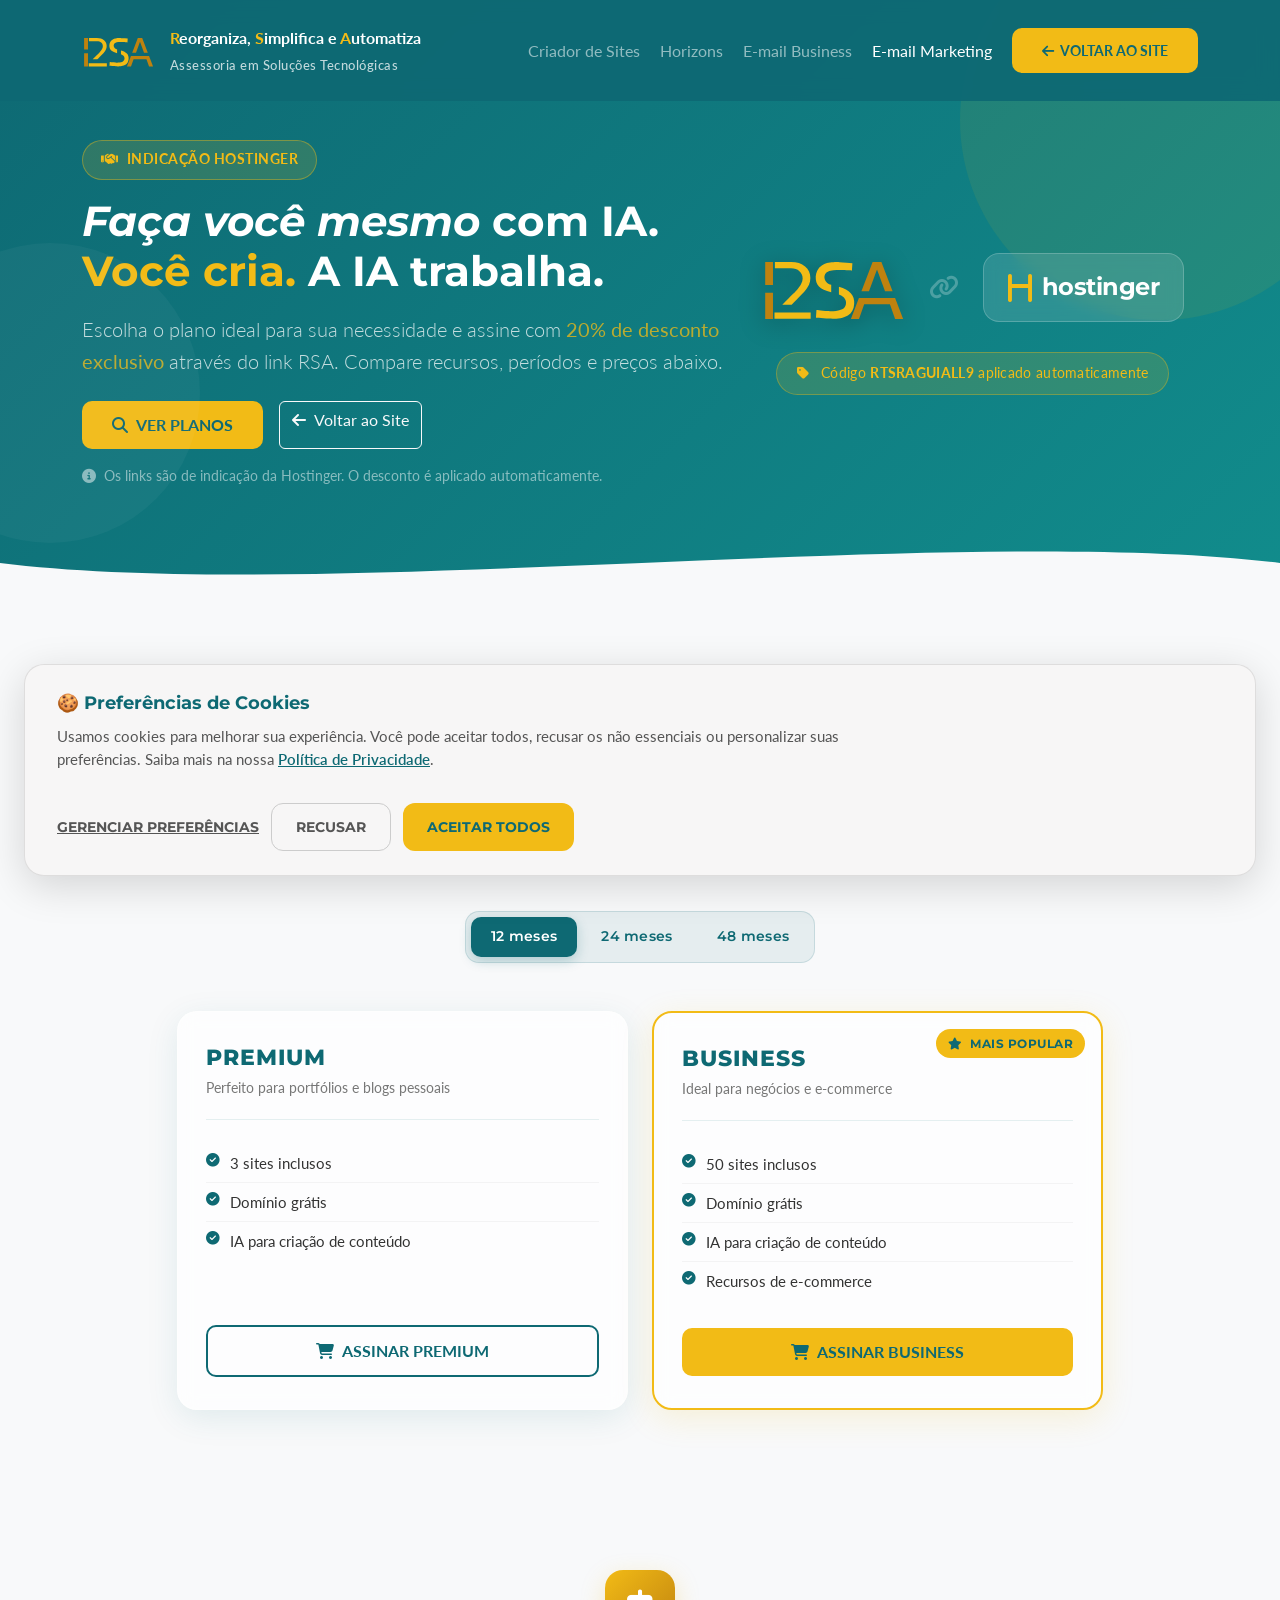
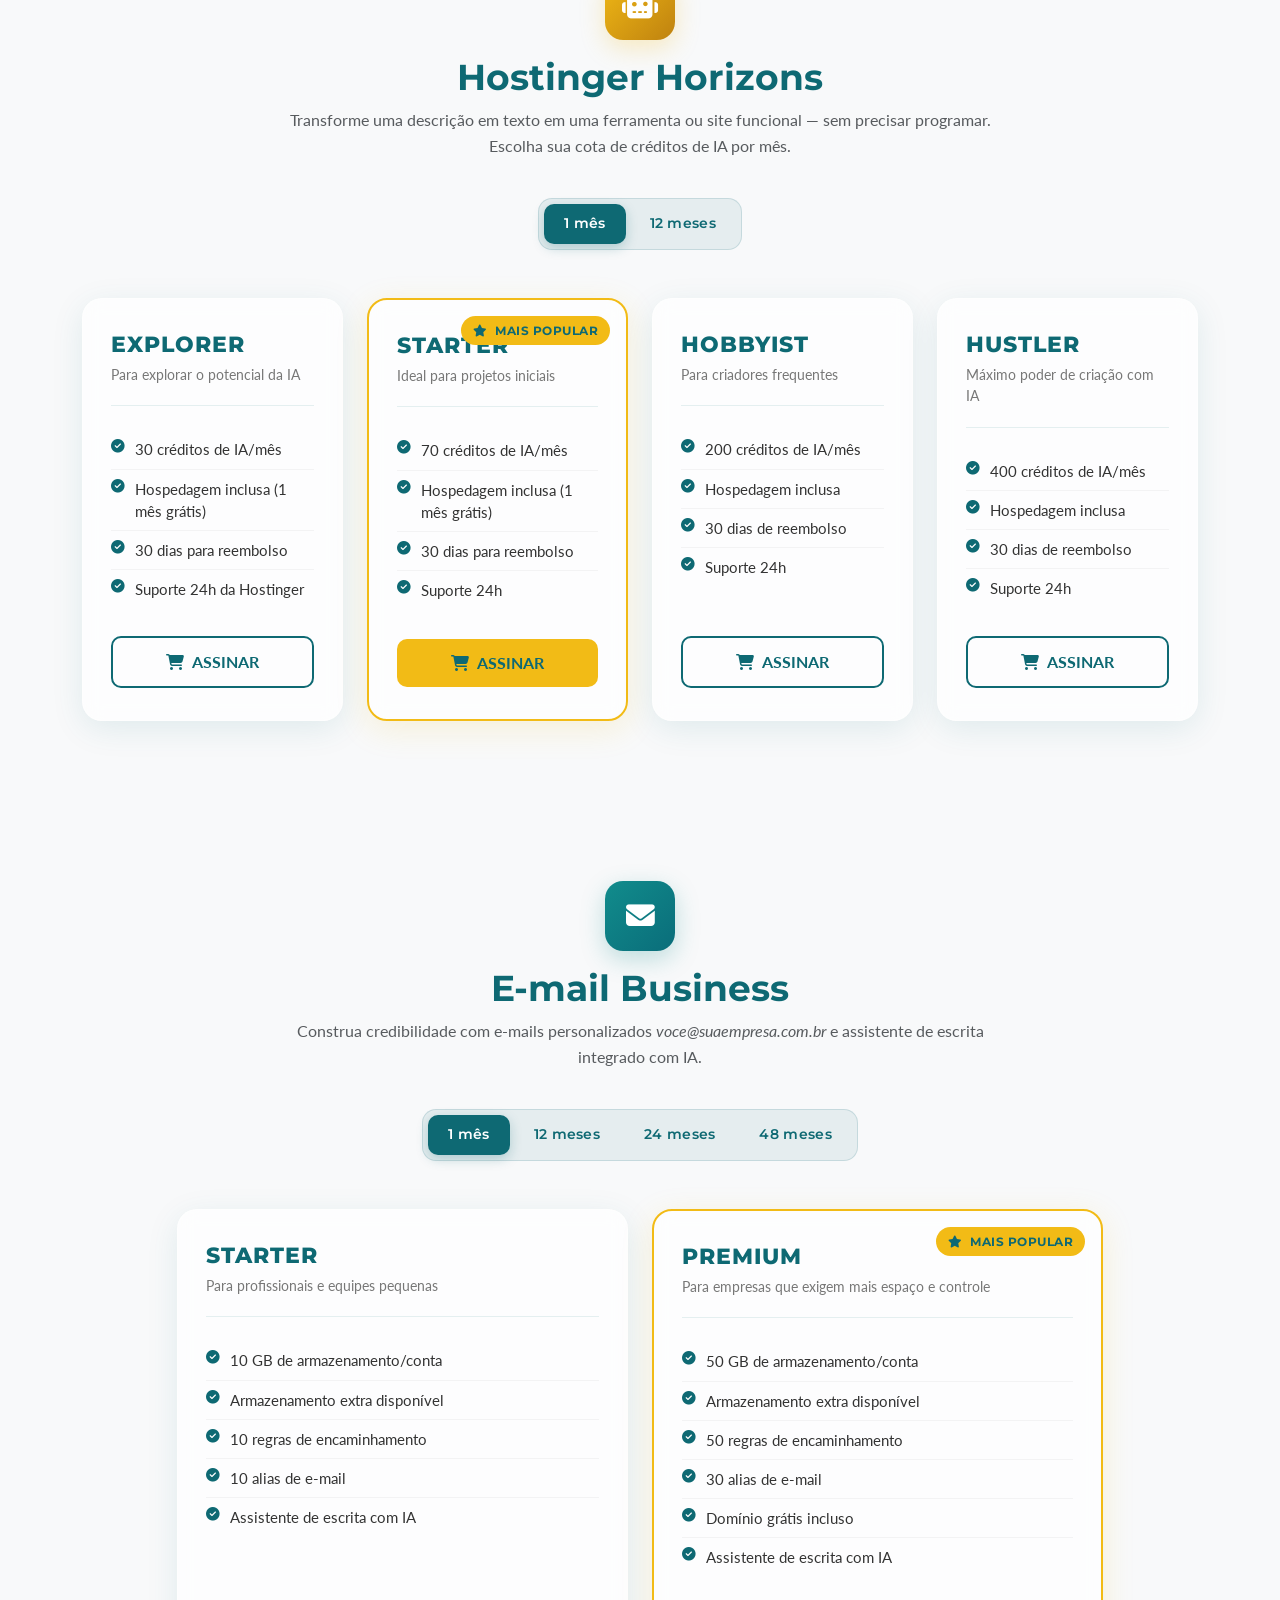
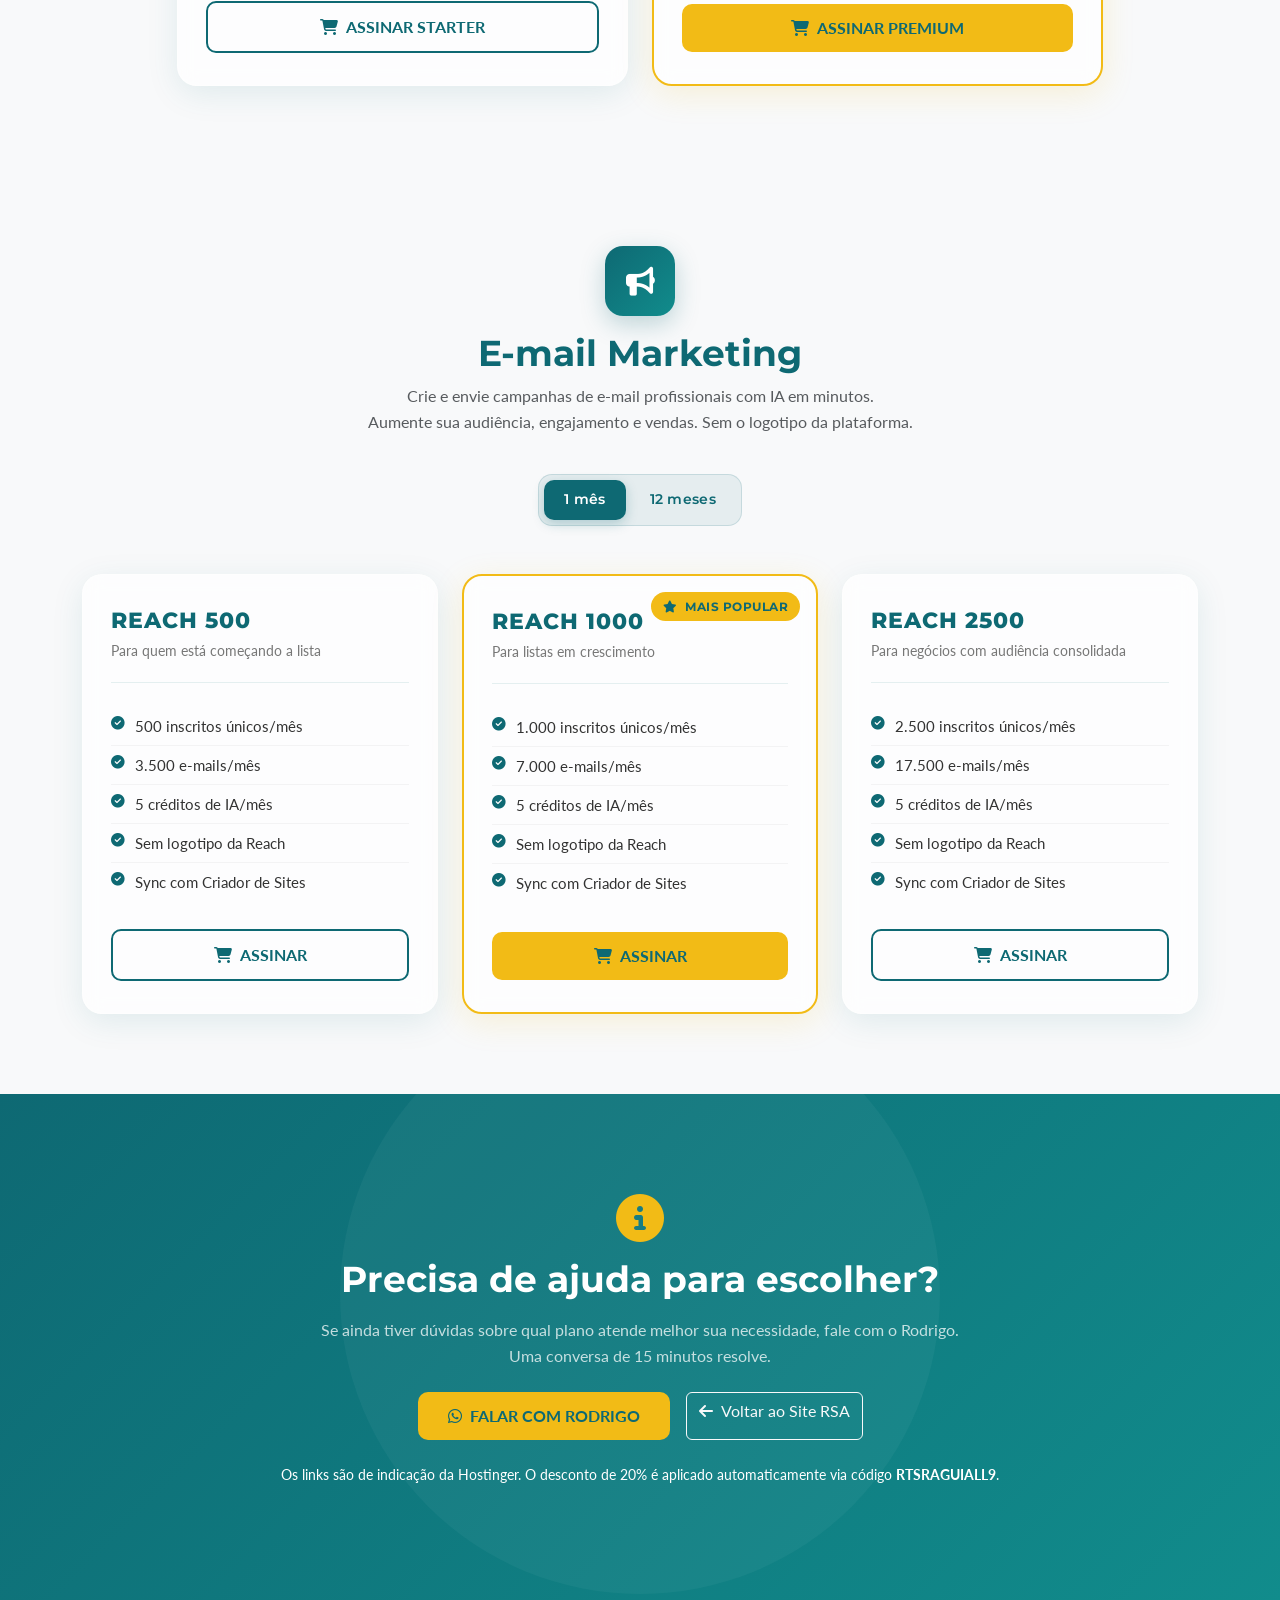
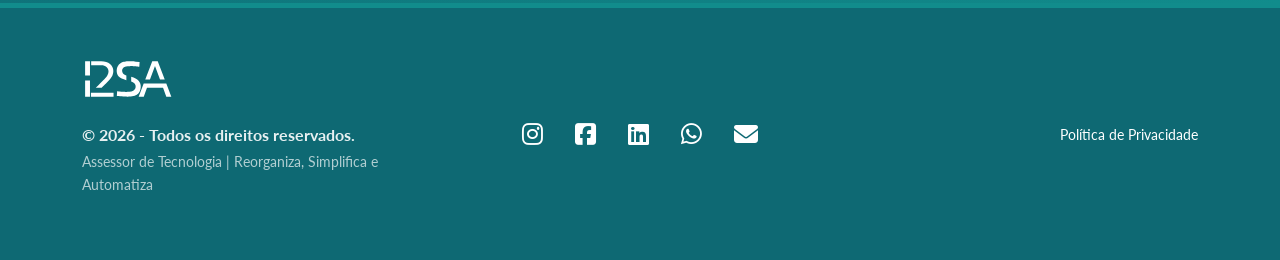
<file: parceria.html>
<!DOCTYPE html>
<html lang="pt-BR">

<head>
    <!-- Google tag (gtag.js) -->
    <script async src="https://www.googletagmanager.com/gtag/js?id=G-6FB5DGWFDK"></script>
    <script>
        window.dataLayer = window.dataLayer || [];
        function gtag() { dataLayer.push(arguments); }
        gtag('consent', 'default', {
            'ad_storage': 'denied',
            'ad_user_data': 'denied',
            'ad_personalization': 'denied',
            'analytics_storage': 'denied',
            'wait_for_update': 500
        });
        gtag('js', new Date());
        gtag('config', 'G-6FB5DGWFDK');
    </script>

    <meta charset="UTF-8">
    <meta name="viewport" content="width=device-width, initial-scale=1.0">
    <meta name="description"
        content="Compare e assine os planos Hostinger com desconto exclusivo RSA. Criador de Sites com IA, Hostinger Horizons, E-mail Business e E-mail Marketing.">
    <meta name="robots" content="index, follow">
    <title>Planos Hostinger | RSA — Faça Você Mesmo</title>

    <!-- Open Graph -->
    <meta property="og:title" content="Planos Hostinger com Desconto | Indicação RSA">
    <meta property="og:description"
        content="Acesse planos Hostinger com 20% de desconto exclusivo via indicação RSA. Criador de Sites com IA, Horizons, E-mail Business e E-mail Marketing.">
    <meta property="og:url" content="https://rsa.ia.br/parceria.html">
    <meta property="og:type" content="website">
    <meta property="og:image" content="https://rsa.ia.br/assets/images/BMC.png">

    <!-- Canonical -->
    <link rel="canonical" href="https://rsa.ia.br/parceria.html">

    <!-- Favicon -->
    <link rel="icon" type="image/png" href="assets/images/R_icon.png">

    <!-- Fontes -->
    <link rel="preconnect" href="https://fonts.googleapis.com">
    <link rel="preconnect" href="https://fonts.gstatic.com" crossorigin>
    <link
        href="https://fonts.googleapis.com/css2?family=Lato:ital,wght@0,400;0,700;1,400&family=Montserrat:wght@700;800&family=Open+Sans:wght@400;600&display=swap"
        rel="stylesheet">

    <!-- Bootstrap 5 -->
    <link rel="stylesheet" href="https://cdn.jsdelivr.net/npm/bootstrap@5.3.3/dist/css/bootstrap.min.css">

    <!-- Font Awesome -->
    <link rel="stylesheet" href="https://cdnjs.cloudflare.com/ajax/libs/font-awesome/6.5.0/css/all.min.css">

    <!-- AOS -->
    <link rel="stylesheet" href="https://unpkg.com/aos@2.3.1/dist/aos.css">

    <!-- CSS Projeto -->
    <link rel="stylesheet" href="css/styles.css">
    <link rel="stylesheet" href="css/cookies.css">
    <link rel="stylesheet" href="css/diy-host.css">
</head>

<body>

    <!-- ═══════════════════════════════════════════
         NAVBAR (idêntica ao index.html)
    ═══════════════════════════════════════════ -->
    <nav class="navbar navbar-expand-lg navbar-dark navbar-glass fixed-top py-3">
        <div class="container">
            <a class="navbar-brand d-flex align-items-center gap-2" href="index.html">
                <img src="assets/images/RSA_dourado_FundoTransparente.svg" alt="RSA Logo" height="40">
                <div class="nav-brand-box text-white px-2 py-1">
                    <span class="fw-bold d-block"><span class="letter">R</span>eorganiza,
                        <span class="letter">S</span>implifica e
                        <span class="letter">A</span>utomatiza</span>
                    <span class="slogan-text opacity-75">Assessoria em Soluções Tecnológicas</span>
                </div>
            </a>
            <button class="navbar-toggler" type="button" data-bs-toggle="collapse" data-bs-target="#navbarNavDIY"
                aria-controls="navbarNavDIY" aria-expanded="false" aria-label="Toggle navigation">
                <span class="navbar-toggler-icon"></span>
            </button>
            <div class="collapse navbar-collapse justify-content-end" id="navbarNavDIY">
                <ul class="navbar-nav gap-1 align-items-center">
                    <li class="nav-item">
                        <a class="nav-link" href="#sites-ia">Criador de Sites</a>
                    </li>
                    <li class="nav-item">
                        <a class="nav-link" href="#horizons">Horizons</a>
                    </li>
                    <li class="nav-item">
                        <a class="nav-link" href="#email-business">E-mail Business</a>
                    </li>
                    <li class="nav-item">
                        <a class="nav-link" href="#email-marketing">E-mail Marketing</a>
                    </li>
                    <li class="nav-item ms-2">
                        <a class="btn btn-rsa btn-sm" href="index.html">
                            <i class="fa-solid fa-arrow-left me-1"></i> Voltar ao Site
                        </a>
                    </li>
                </ul>
            </div>
        </div>
    </nav>

    <!-- ═══════════════════════════════════════════
         HERO
    ═══════════════════════════════════════════ -->
    <header class="diy-hero-section">
        <div class="container">
            <div class="row align-items-center gy-5">
                <div class="col-lg-7" data-aos="fade-right">
                    <span class="diy-hero-badge mb-3 d-inline-flex align-items-center gap-2">
                        <i class="fa-solid fa-handshake"></i>
                        Indicação Hostinger
                    </span>
                    <h1 class="text-white mb-3">
                        <i>Faça você mesmo</i> com IA.<br>
                        <span class="text-rsa-accent">Você cria.</span> A IA trabalha.
                    </h1>
                    <p class="lead text-white opacity-75 mb-4">
                        Escolha o plano ideal para sua necessidade e assine com
                        <strong class="text-rsa-accent">20% de desconto exclusivo</strong>
                        através do link RSA. Compare recursos, períodos e preços abaixo.
                    </p>
                    <div class="d-flex gap-3 flex-wrap">
                        <a href="#sites-ia" class="btn btn-rsa">
                            <i class="fa-solid fa-magnifying-glass me-2"></i>Ver Planos
                        </a>
                        <a href="index.html" class="btn btn-outline-light">
                            <i class="fa-solid fa-arrow-left me-2"></i>Voltar ao Site
                        </a>
                    </div>
                    <p class="text-white opacity-50 mt-3 small">
                        <i class="fa-solid fa-circle-info me-1"></i>
                        Os links são de indicação da Hostinger. O desconto é aplicado automaticamente.
                    </p>
                </div>
                <div class="col-lg-5 text-center" data-aos="fade-left" data-aos-delay="200">
                    <div class="diy-hero-logos">
                        <img src="assets/images/RSA_dourado_FundoTransparente.svg" alt="RSA" class="diy-logo-rsa">
                        <div class="diy-logo-divider">
                            <i class="fa-solid fa-link text-white opacity-50"></i>
                        </div>
                        <div class="diy-hostinger-badge">
                            <i class="fa-solid fa-h diy-h-icon"></i>
                            <span class="diy-hostinger-text">hostinger</span>
                        </div>
                    </div>
                    <!-- Pill de desconto -->
                    <div class="diy-discount-pill mt-4">
                        <i class="fa-solid fa-tag me-2"></i>
                        Código <strong>RTSRAGUIALL9</strong> aplicado automaticamente
                    </div>
                </div>
            </div>
        </div>
        <!-- Separador wave -->
        <div class="diy-hero-wave">
            <svg viewBox="0 0 1440 80" preserveAspectRatio="none" xmlns="http://www.w3.org/2000/svg">
                <path d="M0,40 C360,80 1080,0 1440,40 L1440,80 L0,80 Z" fill="#F8F9FA" />
            </svg>
        </div>
    </header>

    <!-- ═══════════════════════════════════════════
         ÂNCORA GERAL DE PLANOS
    ═══════════════════════════════════════════ -->
    <span id="planos"></span>

    <!-- ═══════════════════════════════════════════
         SEÇÃO 1: CRIADOR DE SITES COM IA
    ═══════════════════════════════════════════ -->
    <section id="sites-ia" class="section-padding bg-light">
        <div class="container">

            <!-- Cabeçalho da categoria -->
            <div class="row justify-content-center mb-4" data-aos="fade-up">
                <div class="col-lg-8 text-center">
                    <div class="diy-section-icon mx-auto mb-3">
                        <i class="fa-solid fa-wand-magic-sparkles"></i>
                    </div>
                    <h2 class="text-rsa-primary">Criador de Sites com IA</h2>
                    <p class="text-muted">
                        Lance seu portfólio, blog ou site institucional em minutos com interface intuitiva e IA
                        integrada.<br>
                        Ideal para quem quer presença digital profissional sem complicação.
                    </p>
                </div>
            </div>

            <!-- Toggle de período -->
            <div class="row justify-content-center mb-5" data-aos="fade-up" data-aos-delay="100">
                <div class="col-auto">
                    <div class="diy-period-group" role="group" aria-label="Período de assinatura">
                        <button class="diy-period-btn active" onclick="setPeriod('sites-ia', 12, this)">12
                            meses</button>
                        <button class="diy-period-btn" onclick="setPeriod('sites-ia', 24, this)">24 meses</button>
                        <button class="diy-period-btn" onclick="setPeriod('sites-ia', 48, this)">48 meses</button>
                    </div>
                </div>
            </div>

            <!-- Cards -->
            <div class="row justify-content-center gy-4">

                <!-- Card Premium -->
                <div class="col-lg-5 col-md-6" data-aos="fade-up" data-aos-delay="150">
                    <div class="diy-plan-card glass-card h-100">
                        <div class="diy-plan-header">
                            <h3 class="diy-plan-name">Premium</h3>
                            <p class="diy-plan-desc mb-0">Perfeito para portfólios e blogs pessoais</p>
                        </div>
                        <ul class="diy-feature-list">
                            <li><i class="fa-solid fa-circle-check text-rsa-primary"></i> 3 sites inclusos</li>
                            <li><i class="fa-solid fa-circle-check text-rsa-primary"></i> Domínio grátis</li>
                            <li><i class="fa-solid fa-circle-check text-rsa-primary"></i> IA para criação de conteúdo
                            </li>
                        </ul>
                        <a href="#" class="btn btn-outline-rsa w-100 mt-auto" data-section="sites-ia"
                            data-plan="premium"
                            data-link-12="https://www.hostinger.com/br/cart?product=hosting%3Ahostinger_premium&period=12&referral_type=cart_link&REFERRALCODE=RTSRAGUIALL9&referral_id=019dd9d4-621e-7295-91c9-297600b44b96&product_type=website-builder"
                            data-link-24="https://www.hostinger.com/br/cart?product=hosting%3Ahostinger_premium&period=24&referral_type=cart_link&REFERRALCODE=RTSRAGUIALL9&referral_id=019dd9d7-fe9d-7199-9877-cf94c29563b7&product_type=website-builder"
                            data-link-48="https://www.hostinger.com/br/cart?product=hosting%3Ahostinger_premium&period=48&referral_type=cart_link&REFERRALCODE=RTSRAGUIALL9&referral_id=019dd9d8-f56c-73b3-9c9a-563559bdd855&product_type=website-builder"
                            target="_blank" rel="noopener noreferrer">
                            <i class="fa-solid fa-cart-shopping me-2"></i>Assinar Premium
                        </a>
                    </div>
                </div>

                <!-- Card Business (popular) -->
                <div class="col-lg-5 col-md-6" data-aos="fade-up" data-aos-delay="250">
                    <div class="diy-plan-card diy-plan-card--popular glass-card h-100">
                        <div class="diy-popular-badge">
                            <i class="fa-solid fa-star me-1"></i>Mais Popular
                        </div>
                        <div class="diy-plan-header">
                            <h3 class="diy-plan-name">Business</h3>
                            <p class="diy-plan-desc mb-0">Ideal para negócios e e-commerce</p>
                        </div>
                        <ul class="diy-feature-list">
                            <li><i class="fa-solid fa-circle-check text-rsa-primary"></i> 50 sites inclusos</li>
                            <li><i class="fa-solid fa-circle-check text-rsa-primary"></i> Domínio grátis</li>
                            <li><i class="fa-solid fa-circle-check text-rsa-primary"></i> IA para criação de conteúdo
                            <li><i class="fa-solid fa-circle-check text-rsa-primary"></i> Recursos de e-commerce</li>
                            </li>
                        </ul>
                        <a href="#" class="btn btn-rsa w-100 mt-auto" data-section="sites-ia" data-plan="business-sites"
                            data-link-12="https://www.hostinger.com/br/cart?product=hosting%3Ahostinger_business&period=12&referral_type=cart_link&REFERRALCODE=RTSRAGUIALL9&referral_id=019dd9d7-5438-7348-993c-41ad4d6b8b0a&product_type=website-builder"
                            data-link-24="https://www.hostinger.com/br/cart?product=hosting%3Ahostinger_business&period=24&referral_type=cart_link&REFERRALCODE=RTSRAGUIALL9&referral_id=019dd9d8-4b6f-7095-87bc-3af3bd0e6c1c&product_type=website-builder"
                            data-link-48="https://www.hostinger.com/br/cart?product=hosting%3Ahostinger_business&period=48&referral_type=cart_link&REFERRALCODE=RTSRAGUIALL9&referral_id=019dd9d9-044d-70b3-a711-b9dedad73167&product_type=website-builder"
                            target="_blank" rel="noopener noreferrer">
                            <i class="fa-solid fa-cart-shopping me-2"></i>Assinar Business
                        </a>
                    </div>
                </div>

            </div><!-- /row cards -->
        </div>
    </section>

    <!-- ═══════════════════════════════════════════
         SEÇÃO 2: HOSTINGER HORIZONS
    ═══════════════════════════════════════════ -->
    <section id="horizons" class="section-padding">
        <div class="container">

            <div class="row justify-content-center mb-4" data-aos="fade-up">
                <div class="col-lg-8 text-center">
                    <div class="diy-section-icon diy-section-icon--accent mx-auto mb-3">
                        <i class="fa-solid fa-robot"></i>
                    </div>
                    <h2 class="text-rsa-primary">Hostinger Horizons</h2>
                    <p class="text-muted">
                        Transforme uma descrição em texto em uma ferramenta ou site funcional — sem precisar
                        programar.<br>
                        Escolha sua cota de créditos de IA por mês.
                    </p>
                </div>
            </div>

            <!-- Toggle de período -->
            <div class="row justify-content-center mb-5" data-aos="fade-up" data-aos-delay="100">
                <div class="col-auto">
                    <div class="diy-period-group" role="group">
                        <button class="diy-period-btn active" onclick="setPeriod('horizons', 1, this)">1 mês</button>
                        <button class="diy-period-btn" onclick="setPeriod('horizons', 12, this)">12 meses</button>
                    </div>
                </div>
            </div>

            <!-- Cards Horizons -->
            <div class="row justify-content-center gy-4">

                <!-- Explorer -->
                <div class="col-lg-3 col-md-6" data-aos="fade-up" data-aos-delay="100">
                    <div class="diy-plan-card glass-card h-100">
                        <div class="diy-plan-header">
                            <h3 class="diy-plan-name">Explorer</h3>
                            <p class="diy-plan-desc mb-0">Para explorar o potencial da IA</p>
                        </div>
                        <ul class="diy-feature-list">
                            <li><i class="fa-solid fa-circle-check text-rsa-primary"></i> 30 créditos de IA/mês</li>
                            <li><i class="fa-solid fa-circle-check text-rsa-primary"></i> Hospedagem inclusa (1 mês
                                grátis)</li>
                            <li><i class="fa-solid fa-circle-check text-rsa-primary"></i> 30 dias para reembolso</li>
                            <li><i class="fa-solid fa-circle-check text-rsa-primary"></i> Suporte 24h da Hostinger</li>
                        </ul>
                        <a href="#" class="btn btn-outline-rsa w-100 mt-auto" data-section="horizons"
                            data-plan="explorer"
                            data-link-1="https://www.hostinger.com/br/cart?product=horizons%3Aexplorerv2&period=1&referral_type=cart_link&REFERRALCODE=RTSRAGUIALL9&referral_id=019dd9dc-b754-729e-b359-0c3dde868936"
                            data-link-12="https://www.hostinger.com/br/cart?product=horizons%3Aexplorerv2&period=12&referral_type=cart_link&REFERRALCODE=RTSRAGUIALL9&referral_id=019dd9dd-13bb-734e-aa9b-c8440ad17f68"
                            target="_blank" rel="noopener noreferrer">
                            <i class="fa-solid fa-cart-shopping me-2"></i>Assinar
                        </a>
                    </div>
                </div>

                <!-- Starter -->
                <div class="col-lg-3 col-md-6" data-aos="fade-up" data-aos-delay="150">
                    <div class="diy-plan-card diy-plan-card--popular glass-card h-100">
                        <div class="diy-popular-badge">
                            <i class="fa-solid fa-star me-1"></i>Mais Popular
                        </div>
                        <div class="diy-plan-header">
                            <h3 class="diy-plan-name">Starter</h3>
                            <p class="diy-plan-desc mb-0">Ideal para projetos iniciais</p>
                        </div>
                        <ul class="diy-feature-list">
                            <li><i class="fa-solid fa-circle-check text-rsa-primary"></i> 70 créditos de IA/mês</li>
                            <li><i class="fa-solid fa-circle-check text-rsa-primary"></i> Hospedagem inclusa (1 mês
                                grátis)</li>
                            <li><i class="fa-solid fa-circle-check text-rsa-primary"></i> 30 dias para reembolso</li>
                            <li><i class="fa-solid fa-circle-check text-rsa-primary"></i> Suporte 24h</li>
                        </ul>
                        <a href="#" class="btn btn-rsa w-100 mt-auto" data-section="horizons" data-plan="starter"
                            data-link-1="https://www.hostinger.com/br/cart?product=horizons%3Astarterv2&period=1&referral_type=cart_link&REFERRALCODE=RTSRAGUIALL9&referral_id=019dd9dc-c9fe-70b4-b4c9-0aab14302543"
                            data-link-12="https://www.hostinger.com/br/cart?product=horizons%3Astarterv2&period=12&referral_type=cart_link&REFERRALCODE=RTSRAGUIALL9&referral_id=019dd9dd-2336-72c8-b11f-bced74eb3983"
                            target="_blank" rel="noopener noreferrer">
                            <i class="fa-solid fa-cart-shopping me-2"></i>Assinar
                        </a>
                    </div>
                </div>

                <!-- Hobbyist -->
                <div class="col-lg-3 col-md-6" data-aos="fade-up" data-aos-delay="200">
                    <div class="diy-plan-card glass-card h-100">
                        <div class="diy-plan-header">
                            <h3 class="diy-plan-name">Hobbyist</h3>
                            <p class="diy-plan-desc mb-0">Para criadores frequentes</p>
                        </div>
                        <ul class="diy-feature-list">
                            <li><i class="fa-solid fa-circle-check text-rsa-primary"></i> 200 créditos de IA/mês</li>
                            <li><i class="fa-solid fa-circle-check text-rsa-primary"></i> Hospedagem inclusa</li>
                            <li><i class="fa-solid fa-circle-check text-rsa-primary"></i> 30 dias de reembolso</li>
                            <li><i class="fa-solid fa-circle-check text-rsa-primary"></i> Suporte 24h</li>
                        </ul>
                        <a href="#" class="btn btn-outline-rsa w-100 mt-auto" data-section="horizons"
                            data-plan="hobbyist"
                            data-link-1="https://www.hostinger.com/br/cart?product=horizons%3Ahobbyistv2&period=1&referral_type=cart_link&REFERRALCODE=RTSRAGUIALL9&referral_id=019dd9dc-dcb6-72c1-b447-a0055d9236df"
                            data-link-12="https://www.hostinger.com/br/cart?product=horizons%3Ahobbyistv2&period=12&referral_type=cart_link&REFERRALCODE=RTSRAGUIALL9&referral_id=019dd9dd-3a47-7175-8b16-197b77748b0e"
                            target="_blank" rel="noopener noreferrer">
                            <i class="fa-solid fa-cart-shopping me-2"></i>Assinar
                        </a>
                    </div>
                </div>

                <!-- Hustler (popular) -->
                <div class="col-lg-3 col-md-6" data-aos="fade-up" data-aos-delay="250">
                    <div class="diy-plan-card glass-card h-100">
                        <div class="diy-plan-header">
                            <h3 class="diy-plan-name">Hustler</h3>
                            <p class="diy-plan-desc mb-0">Máximo poder de criação com IA</p>
                        </div>
                        <ul class="diy-feature-list">
                            <li><i class="fa-solid fa-circle-check text-rsa-primary"></i> 400 créditos de IA/mês</li>
                            <li><i class="fa-solid fa-circle-check text-rsa-primary"></i> Hospedagem inclusa</li>
                            <li><i class="fa-solid fa-circle-check text-rsa-primary"></i> 30 dias de reembolso</li>
                            <li><i class="fa-solid fa-circle-check text-rsa-primary"></i> Suporte 24h</li>
                        </ul>
                        <a href="#" class="btn btn-outline-rsa w-100 mt-auto" data-section="horizons"
                            data-plan="hustler"
                            data-link-1="https://www.hostinger.com/br/cart?product=horizons%3Ahustlerv2&period=1&referral_type=cart_link&REFERRALCODE=RTSRAGUIALL9&referral_id=019dd9dc-f0ee-7018-8c6a-6837099ce9e5"
                            data-link-12="https://www.hostinger.com/br/cart?product=horizons%3Ahustlerv2&period=12&referral_type=cart_link&REFERRALCODE=RTSRAGUIALL9&referral_id=019dd9dd-4e21-7109-ac20-60c5428e7444"
                            target="_blank" rel="noopener noreferrer">
                            <i class="fa-solid fa-cart-shopping me-2"></i>Assinar
                        </a>
                    </div>
                </div>

            </div><!-- /row horizons -->
        </div>
    </section>

    <!-- ═══════════════════════════════════════════
         SEÇÃO 3: E-MAIL BUSINESS
    ═══════════════════════════════════════════ -->
    <section id="email-business" class="section-padding bg-light">
        <div class="container">

            <div class="row justify-content-center mb-4" data-aos="fade-up">
                <div class="col-lg-8 text-center">
                    <div class="diy-section-icon diy-section-icon--secondary mx-auto mb-3">
                        <i class="fa-solid fa-envelope"></i>
                    </div>
                    <h2 class="text-rsa-primary">E-mail Business</h2>
                    <p class="text-muted">
                        Construa credibilidade com e-mails personalizados
                        <em>voce@suaempresa.com.br</em> e assistente de escrita integrado com IA.
                    </p>
                </div>
            </div>

            <!-- Toggle de período -->
            <div class="row justify-content-center mb-5" data-aos="fade-up" data-aos-delay="100">
                <div class="col-auto">
                    <div class="diy-period-group" role="group">
                        <button class="diy-period-btn active" onclick="setPeriod('email-business', 1, this)">1
                            mês</button>
                        <button class="diy-period-btn" onclick="setPeriod('email-business', 12, this)">12 meses</button>
                        <button class="diy-period-btn" onclick="setPeriod('email-business', 24, this)">24 meses</button>
                        <button class="diy-period-btn" onclick="setPeriod('email-business', 48, this)">48 meses</button>
                    </div>
                </div>
            </div>

            <!-- Cards E-mail Business -->
            <div class="row justify-content-center gy-4">

                <!-- Starter Business Email -->
                <div class="col-lg-5 col-md-6" data-aos="fade-up" data-aos-delay="150">
                    <div class="diy-plan-card glass-card h-100">
                        <div class="diy-plan-header">
                            <h3 class="diy-plan-name">Starter</h3>
                            <p class="diy-plan-desc mb-0">Para profissionais e equipes pequenas</p>
                        </div>
                        <ul class="diy-feature-list">
                            <li><i class="fa-solid fa-circle-check text-rsa-primary"></i> 10 GB de armazenamento/conta
                            </li>
                            <li><i class="fa-solid fa-circle-check text-rsa-primary"></i> Armazenamento extra disponível
                            </li>
                            <li><i class="fa-solid fa-circle-check text-rsa-primary"></i> 10 regras de encaminhamento
                            </li>
                            <li><i class="fa-solid fa-circle-check text-rsa-primary"></i> 10 alias de e-mail</li>
                            <li><i class="fa-solid fa-circle-check text-rsa-primary"></i> Assistente de escrita com IA
                            </li>
                        </ul>
                        <a href="#" class="btn btn-outline-rsa w-100 mt-auto" data-section="email-business"
                            data-plan="email-starter"
                            data-link-1="https://www.hostinger.com/br/cart?product=hostinger_mail%3Apro&period=1&referral_type=cart_link&REFERRALCODE=RTSRAGUIALL9&referral_id=019dd9e0-7bc5-71ef-93ff-49d4851190fb"
                            data-link-12="https://www.hostinger.com/br/cart?product=hostinger_mail%3Apro&period=12&referral_type=cart_link&REFERRALCODE=RTSRAGUIALL9&referral_id=019dd9e0-a2a1-7155-bcb5-23f378e44f44"
                            data-link-24="https://www.hostinger.com/br/cart?product=hostinger_mail%3Apro&period=24&referral_type=cart_link&REFERRALCODE=RTSRAGUIALL9&referral_id=019dd9e0-c710-7212-8ee1-c1bcdb726a81"
                            data-link-48="https://www.hostinger.com/br/cart?product=hostinger_mail%3Apro&period=48&referral_type=cart_link&REFERRALCODE=RTSRAGUIALL9&referral_id=019dd9e0-ebf6-7136-b3a5-17b5daec49be"
                            target="_blank" rel="noopener noreferrer">
                            <i class="fa-solid fa-cart-shopping me-2"></i>Assinar Starter
                        </a>
                    </div>
                </div>

                <!-- Premium Business Email (popular) -->
                <div class="col-lg-5 col-md-6" data-aos="fade-up" data-aos-delay="250">
                    <div class="diy-plan-card diy-plan-card--popular glass-card h-100">
                        <div class="diy-popular-badge">
                            <i class="fa-solid fa-star me-1"></i>Mais Popular
                        </div>
                        <div class="diy-plan-header">
                            <h3 class="diy-plan-name">Premium</h3>
                            <p class="diy-plan-desc mb-0">Para empresas que exigem mais espaço e controle</p>
                        </div>
                        <ul class="diy-feature-list">
                            <li><i class="fa-solid fa-circle-check text-rsa-primary"></i> 50 GB de armazenamento/conta
                            </li>
                            <li><i class="fa-solid fa-circle-check text-rsa-primary"></i> Armazenamento extra disponível
                            </li>
                            <li><i class="fa-solid fa-circle-check text-rsa-primary"></i> 50 regras de encaminhamento
                            </li>
                            <li><i class="fa-solid fa-circle-check text-rsa-primary"></i> 30 alias de e-mail</li>
                            <li><i class="fa-solid fa-circle-check text-rsa-primary"></i> Domínio grátis incluso</li>
                            <li><i class="fa-solid fa-circle-check text-rsa-primary"></i> Assistente de escrita com IA
                            </li>
                        </ul>
                        <a href="#" class="btn btn-rsa w-100 mt-auto" data-section="email-business"
                            data-plan="email-premium"
                            data-link-1="https://www.hostinger.com/br/cart?product=hostinger_mail%3Apremium&period=1&referral_type=cart_link&REFERRALCODE=RTSRAGUIALL9&referral_id=019dd9e0-8b9f-7271-b9fa-a09b8a9eb1e7"
                            data-link-12="https://www.hostinger.com/br/cart?product=hostinger_mail%3Apremium&period=12&referral_type=cart_link&REFERRALCODE=RTSRAGUIALL9&referral_id=019dd9e0-b13d-710a-a1a5-33452c89ad9b"
                            data-link-24="https://www.hostinger.com/br/cart?product=hostinger_mail%3Apremium&period=24&referral_type=cart_link&REFERRALCODE=RTSRAGUIALL9&referral_id=019dd9e0-d432-7309-beb6-53c43ff5721c"
                            data-link-48="https://www.hostinger.com/br/cart?product=hostinger_mail%3Apremium&period=48&referral_type=cart_link&REFERRALCODE=RTSRAGUIALL9&referral_id=019dd9e1-105b-7099-993e-c84715f6dd00"
                            target="_blank" rel="noopener noreferrer">
                            <i class="fa-solid fa-cart-shopping me-2"></i>Assinar Premium
                        </a>
                    </div>
                </div>

            </div><!-- /row e-mail business -->
        </div>
    </section>

    <!-- ═══════════════════════════════════════════
         SEÇÃO 4: E-MAIL MARKETING (REACH)
    ═══════════════════════════════════════════ -->
    <section id="email-marketing" class="section-padding">
        <div class="container">

            <div class="row justify-content-center mb-4" data-aos="fade-up">
                <div class="col-lg-8 text-center">
                    <div class="diy-section-icon mx-auto mb-3">
                        <i class="fa-solid fa-bullhorn"></i>
                    </div>
                    <h2 class="text-rsa-primary">E-mail Marketing</h2>
                    <p class="text-muted">
                        Crie e envie campanhas de e-mail profissionais com IA em minutos.<br>
                        Aumente sua audiência, engajamento e vendas. Sem o logotipo da plataforma.
                    </p>
                </div>
            </div>

            <!-- Toggle de período -->
            <div class="row justify-content-center mb-5" data-aos="fade-up" data-aos-delay="100">
                <div class="col-auto">
                    <div class="diy-period-group" role="group">
                        <button class="diy-period-btn active" onclick="setPeriod('email-marketing', 1, this)">1
                            mês</button>
                        <button class="diy-period-btn" onclick="setPeriod('email-marketing', 12, this)">12
                            meses</button>
                    </div>
                </div>
            </div>

            <!-- Cards Reach -->
            <div class="row justify-content-center gy-4">

                <!-- Reach 500 -->
                <div class="col-lg-4 col-md-6" data-aos="fade-up" data-aos-delay="100">
                    <div class="diy-plan-card glass-card h-100">
                        <div class="diy-plan-header">
                            <h3 class="diy-plan-name">Reach 500</h3>
                            <p class="diy-plan-desc mb-0">Para quem está começando a lista</p>
                        </div>
                        <ul class="diy-feature-list">
                            <li><i class="fa-solid fa-circle-check text-rsa-primary"></i> 500 inscritos únicos/mês</li>
                            <li><i class="fa-solid fa-circle-check text-rsa-primary"></i> 3.500 e-mails/mês</li>
                            <li><i class="fa-solid fa-circle-check text-rsa-primary"></i> 5 créditos de IA/mês</li>
                            <li><i class="fa-solid fa-circle-check text-rsa-primary"></i> Sem logotipo da Reach</li>
                            <li><i class="fa-solid fa-circle-check text-rsa-primary"></i> Sync com Criador de Sites</li>
                        </ul>
                        <a href="#" class="btn btn-outline-rsa w-100 mt-auto" data-section="email-marketing"
                            data-plan="reach-500"
                            data-link-1="https://www.hostinger.com/br/cart?product=reach%3A500&period=1&referral_type=cart_link&REFERRALCODE=RTSRAGUIALL9&referral_id=019dd9fa-e512-7137-bcbb-f87e13f183d5"
                            data-link-12="https://www.hostinger.com/br/cart?product=reach%3A500&period=12&referral_type=cart_link&REFERRALCODE=RTSRAGUIALL9&referral_id=019dd9fb-3e8b-727e-9789-e42f042dcc38"
                            target="_blank" rel="noopener noreferrer">
                            <i class="fa-solid fa-cart-shopping me-2"></i>Assinar
                        </a>
                    </div>
                </div>

                <!-- Reach 1000 -->
                <div class="col-lg-4 col-md-6" data-aos="fade-up" data-aos-delay="150">
                    <div class="diy-plan-card diy-plan-card--popular glass-card h-100">
                        <div class="diy-popular-badge">
                            <i class="fa-solid fa-star me-1"></i>Mais Popular
                        </div>
                        <div class="diy-plan-header">
                            <h3 class="diy-plan-name">Reach 1000</h3>
                            <p class="diy-plan-desc mb-0">Para listas em crescimento</p>
                        </div>
                        <ul class="diy-feature-list">
                            <li><i class="fa-solid fa-circle-check text-rsa-primary"></i> 1.000 inscritos únicos/mês
                            </li>
                            <li><i class="fa-solid fa-circle-check text-rsa-primary"></i> 7.000 e-mails/mês</li>
                            <li><i class="fa-solid fa-circle-check text-rsa-primary"></i> 5 créditos de IA/mês</li>
                            <li><i class="fa-solid fa-circle-check text-rsa-primary"></i> Sem logotipo da Reach</li>
                            <li><i class="fa-solid fa-circle-check text-rsa-primary"></i> Sync com Criador de Sites</li>
                        </ul>
                        <a href="#" class="btn btn-rsa w-100 mt-auto" data-section="email-marketing"
                            data-plan="reach-1000"
                            data-link-1="https://www.hostinger.com/br/cart?product=reach%3A1000&period=1&referral_type=cart_link&REFERRALCODE=RTSRAGUIALL9&referral_id=019dd9fa-f60a-73cd-90bb-df4f70980e06"
                            data-link-12="https://www.hostinger.com/br/cart?product=reach%3A1000&period=12&referral_type=cart_link&REFERRALCODE=RTSRAGUIALL9&referral_id=019dd9fb-58a7-7293-b9b0-1adfd7fb9140"
                            target="_blank" rel="noopener noreferrer">
                            <i class="fa-solid fa-cart-shopping me-2"></i>Assinar
                        </a>
                    </div>
                </div>

                <!-- Reach 2500 (popular) -->
                <div class="col-lg-4 col-md-6" data-aos="fade-up" data-aos-delay="200">
                    <div class="diy-plan-card glass-card h-100">
                        <div class="diy-plan-header">
                            <h3 class="diy-plan-name">Reach 2500</h3>
                            <p class="diy-plan-desc mb-0">Para negócios com audiência consolidada</p>
                        </div>
                        <ul class="diy-feature-list">
                            <li><i class="fa-solid fa-circle-check text-rsa-primary"></i> 2.500 inscritos únicos/mês
                            </li>
                            <li><i class="fa-solid fa-circle-check text-rsa-primary"></i> 17.500 e-mails/mês</li>
                            <li><i class="fa-solid fa-circle-check text-rsa-primary"></i> 5 créditos de IA/mês</li>
                            <li><i class="fa-solid fa-circle-check text-rsa-primary"></i> Sem logotipo da Reach</li>
                            <li><i class="fa-solid fa-circle-check text-rsa-primary"></i> Sync com Criador de Sites</li>
                        </ul>
                        <a href="#" class="btn btn-outline-rsa w-100 mt-auto" data-section="email-marketing"
                            data-plan="reach-2500"
                            data-link-1="https://www.hostinger.com/br/cart?product=reach%3A2500&period=1&referral_type=cart_link&REFERRALCODE=RTSRAGUIALL9&referral_id=019dd9fb-0c0d-702a-8ee2-2b57442a4faf"
                            data-link-12="https://www.hostinger.com/br/cart?product=reach%3A2500&period=12&referral_type=cart_link&REFERRALCODE=RTSRAGUIALL9&referral_id=019dd9fb-6aef-71c9-9fea-0d9227137e8f"
                            target="_blank" rel="noopener noreferrer">
                            <i class="fa-solid fa-cart-shopping me-2"></i>Assinar
                        </a>
                    </div>
                </div>

            </div><!-- /row reach -->
        </div>
    </section>

    <!-- ═══════════════════════════════════════════
         CTA FINAL
    ═══════════════════════════════════════════ -->
    <section class="diy-cta-section">
        <div class="container">
            <div class="row justify-content-center">
                <div class="col-lg-8 text-center" data-aos="fade-up">
                    <i class="fa-solid fa-circle-info diy-cta-icon mb-3"></i>
                    <h2 class="text-white mb-3">Precisa de ajuda para escolher?</h2>
                    <p class="text-white opacity-75 mb-4">
                        Se ainda tiver dúvidas sobre qual plano atende melhor sua necessidade,
                        fale com o Rodrigo. <br>Uma conversa de 15 minutos resolve.
                    </p>
                    <div class="d-flex gap-3 flex-wrap justify-content-center">
                        <a href="https://wa.me/5547992704018?text=Olá,%20Rodrigo!%20Tenho%20dúvidas%20sobre%20os%20planos%20Hostinger."
                            class="btn btn-rsa" target="_blank" rel="noopener noreferrer">
                            <i class="fa-brands fa-whatsapp me-2"></i>Falar com Rodrigo
                        </a>
                        <a href="index.html" class="btn btn-outline-light">
                            <i class="fa-solid fa-arrow-left me-2"></i>Voltar ao Site RSA
                        </a>
                    </div>
                    <p class="text-white opacity-40 mt-4 small">
                        Os links são de indicação da Hostinger. O desconto de 20% é aplicado
                        automaticamente via código <strong>RTSRAGUIALL9</strong>.
                    </p>
                </div>
            </div>
        </div>
    </section>

    <!-- ═══════════════════════════════════════════
         FOOTER (idêntico ao index.html)
    ═══════════════════════════════════════════ -->
    <footer class="py-5">
        <div class="container">
            <div class="row align-items-center gy-4">
                <div class="col-md-4 text-center text-md-start">
                    <img src="assets/images/RSA_branco_fundoTransparente.svg" alt="RSA" height="50" class="mb-3">
                    <p class="mb-1 fw-bold">© 2026 - Todos os direitos reservados.</p>
                    <p class="small opacity-75">Assessor de Tecnologia | Reorganiza, Simplifica e Automatiza</p>
                </div>
                <div class="col-md-4 text-center">
                    <div class="footer__socials d-flex justify-content-center gap-3">
                        <a href="https://www.instagram.com/rsaguiarbr/" target="_blank" title="Instagram" class="mx-2">
                            <i class="fa-brands fa-instagram"></i>
                        </a>
                        <a href="https://www.facebook.com/raguiar.eng/" target="_blank" title="Facebook" class="mx-2">
                            <i class="fa-brands fa-square-facebook"></i>
                        </a>
                        <a href="https://linkedin.com/in/rsouzaaguiar/" target="_blank" title="LinkedIn" class="mx-2">
                            <i class="fa-brands fa-linkedin"></i>
                        </a>
                        <a href="https://wa.me/5547992704018?text=Olá%20Rodrigo.%20Entro%20em%20contato%20através%20do%20seu%20site."
                            target="_blank" title="WhatsApp" class="mx-2">
                            <i class="fa-brands fa-whatsapp"></i>
                        </a>
                        <a href="mailto:raguiar.eng@gmail.com?subject=Contato%20pelo%20site" title="E-mail"
                            class="mx-2">
                            <i class="fa-solid fa-envelope"></i>
                        </a>
                    </div>
                </div>
                <div class="col-md-4 text-center text-md-end">
                    <a href="politica-de-privacidade.html" class="text-white opacity-60 small text-decoration-none">
                        Política de Privacidade
                    </a>
                </div>
            </div>
        </div>
    </footer>

    <!-- ═══════════════════════════════════════════
         COOKIE BANNER (idêntico ao index.html)
    ═══════════════════════════════════════════ -->
    <div id="cookie-banner" class="cookie-banner hidden">
        <div class="cookie-text">
            <strong>🍪 Preferências de Cookies</strong>
            <p>Usamos cookies para melhorar sua experiência. Você pode aceitar todos,
                recusar os não essenciais ou personalizar suas preferências.
                Saiba mais na nossa <a href="politica-de-privacidade.html">Política de Privacidade</a>.
            </p>
        </div>
        <div class="cookie-buttons">
            <button id="btn-manage">Gerenciar preferências</button>
            <button id="btn-reject">Recusar</button>
            <button id="btn-accept">Aceitar todos</button>
        </div>
    </div>

    <div id="cookie-modal-overlay" class="modal-overlay hidden">
        <div class="cookie-modal">
            <h2>Gerenciar preferências de cookies</h2>
            <p class="modal-desc">Escolha quais categorias de cookies você deseja permitir.
                Os cookies essenciais não podem ser desativados pois são necessários para o funcionamento do site.
            </p>
            <div class="cookie-option">
                <div class="option-info">
                    <span class="option-title">Essenciais</span>
                    <span class="option-desc">Necessários para o funcionamento básico do site. Sempre ativos.</span>
                </div>
                <label class="toggle disabled">
                    <input type="checkbox" checked disabled>
                    <span class="slider"></span>
                </label>
            </div>
            <div class="cookie-option">
                <div class="option-info">
                    <span class="option-title">Funcionais</span>
                    <span class="option-desc">Permitem funcionalidades extras como chat ao vivo e preferências
                        salvas.</span>
                </div>
                <label class="toggle">
                    <input type="checkbox" id="pref-functional">
                    <span class="slider"></span>
                </label>
            </div>
            <div class="cookie-option">
                <div class="option-info">
                    <span class="option-title">Analíticos</span>
                    <span class="option-desc">Nos ajudam a entender como os visitantes interagem com o site.</span>
                </div>
                <label class="toggle">
                    <input type="checkbox" id="pref-analytics">
                    <span class="slider"></span>
                </label>
            </div>
            <div class="cookie-option">
                <div class="option-info">
                    <span class="option-title">Marketing</span>
                    <span class="option-desc">Usados para exibir anúncios relevantes com base no seu perfil.</span>
                </div>
                <label class="toggle">
                    <input type="checkbox" id="pref-marketing">
                    <span class="slider"></span>
                </label>
            </div>
            <div class="modal-actions">
                <button id="btn-reject-all">Recusar todos</button>
                <button id="btn-save">Salvar preferências</button>
                <button id="btn-accept-all">Aceitar todos</button>
            </div>
        </div>
    </div>

    <!-- Scripts -->
    <script src="https://cdn.jsdelivr.net/npm/bootstrap@5.3.3/dist/js/bootstrap.bundle.min.js"></script>
    <script src="https://unpkg.com/aos@2.3.1/dist/aos.js"></script>
    <script src="js/scripts.js"></script>
    <script src="js/diy-host.js"></script>
    <script src="js/cookies.js"></script>

</body>

</html>
</file>
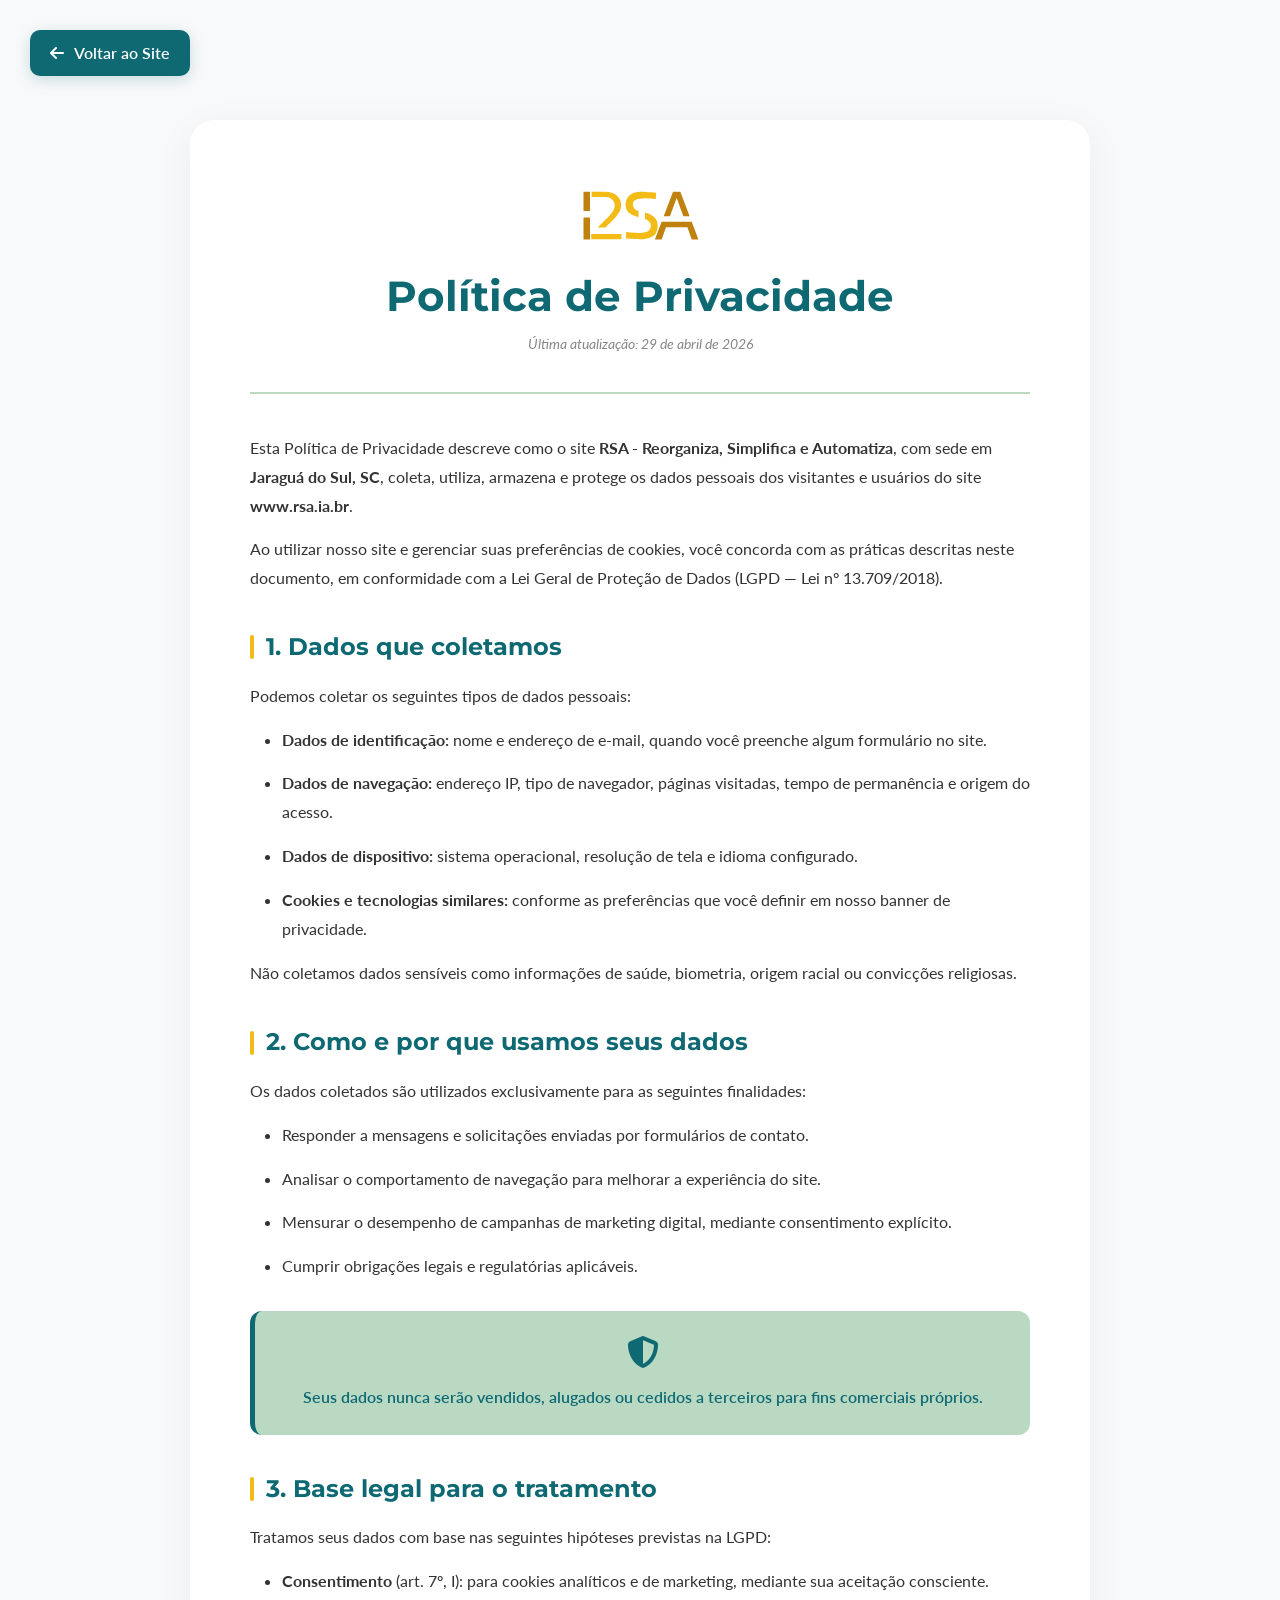
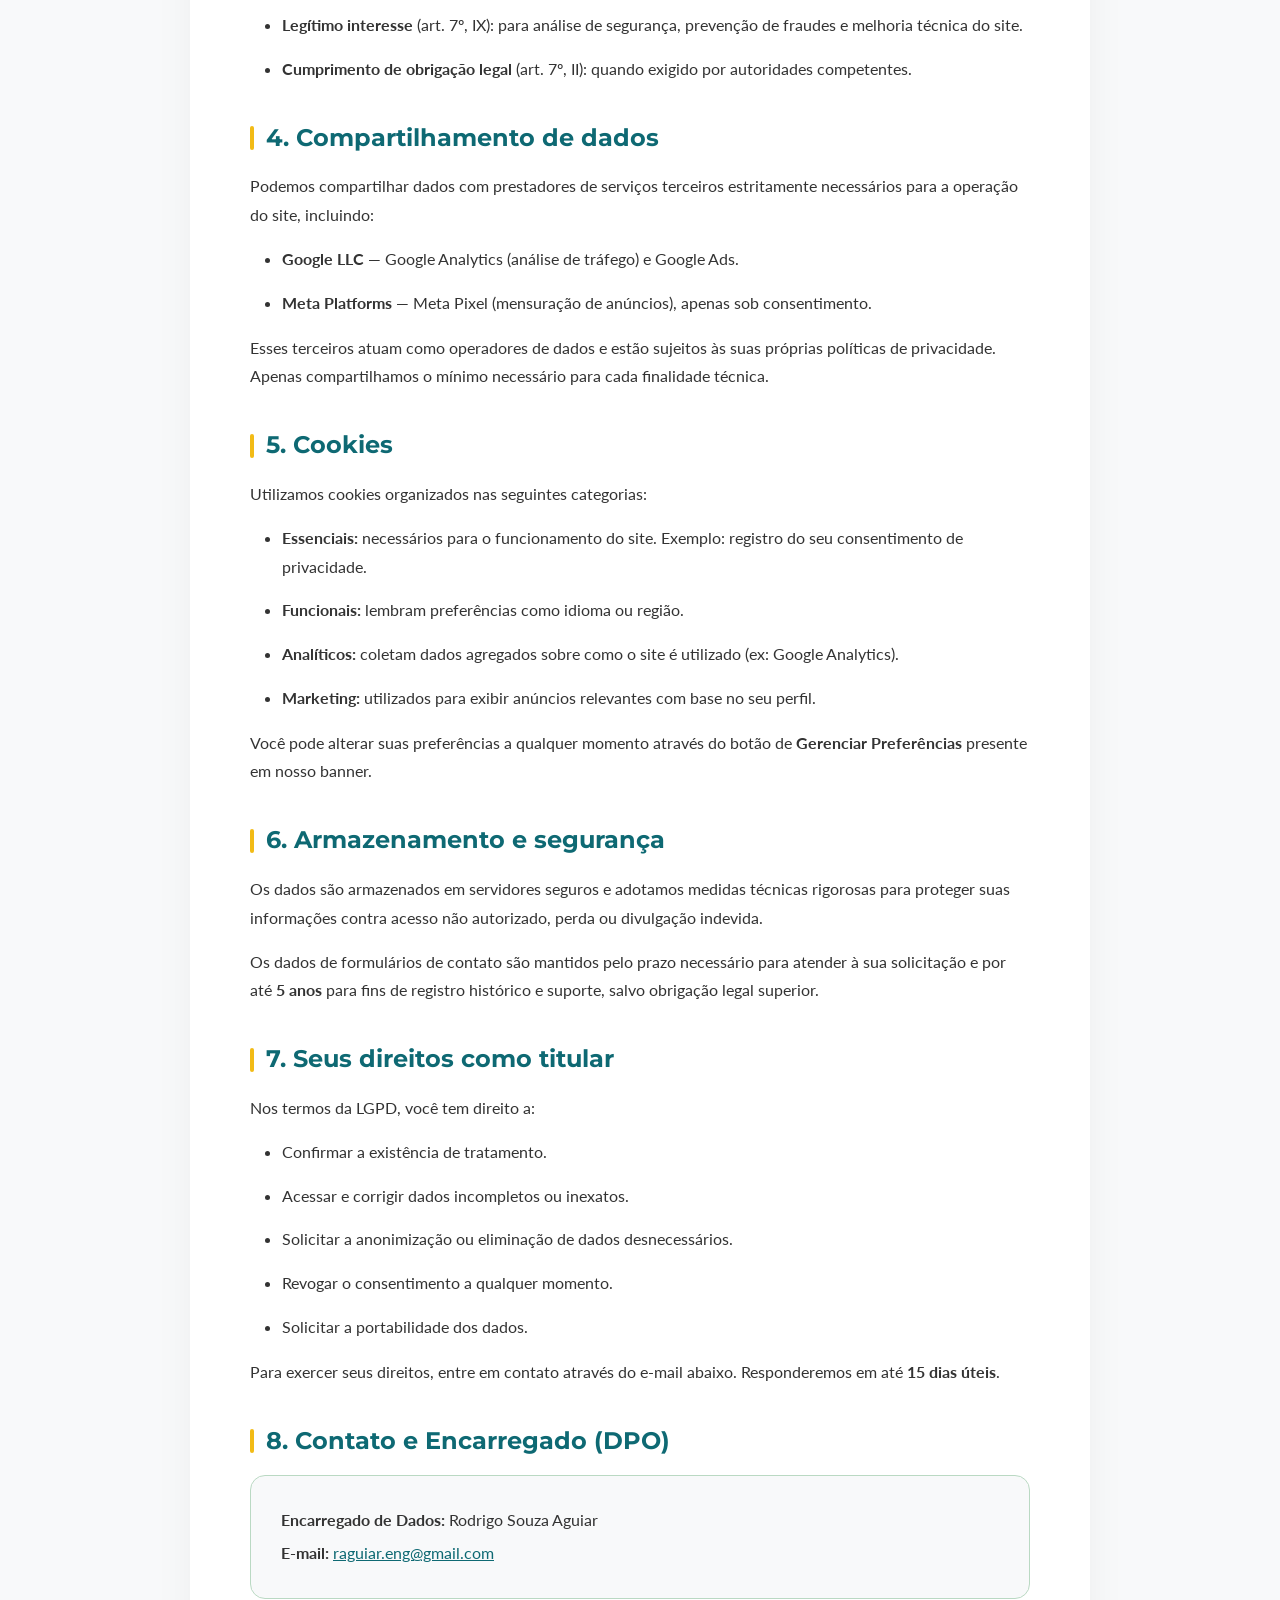
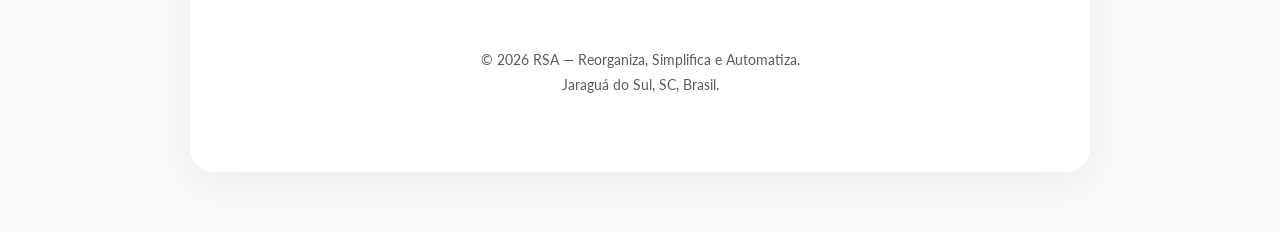
<file: politica-de-privacidade.html>
<!DOCTYPE html>
<html lang="pt-br">

<head>
    <meta charset="UTF-8">
    <meta name="viewport" content="width=device-width, initial-scale=1.0">
    <title>Política de Privacidade - RSA</title>

    <!-- Google Fonts -->
    <link
        href="https://fonts.googleapis.com/css2?family=Montserrat:wght@700&family=Open+Sans:wght@600&family=Lato:ital,wght@0,400;0,700;1,400&display=swap"
        rel="stylesheet">

    <!-- Bootstrap 5 CSS -->
    <link href="https://cdn.jsdelivr.net/npm/bootstrap@5.3.0/dist/css/bootstrap.min.css" rel="stylesheet">

    <!-- FontAwesome 6.4.2 -->
    <link rel="stylesheet" href="https://cdnjs.cloudflare.com/ajax/libs/font-awesome/6.4.2/css/all.min.css">

    <!-- Custom CSS -->
    <link rel="stylesheet" href="css/styles.css">

    <!-- Favicon -->
    <link rel="icon" type="image/png" href="assets/images/R_icon.png">

    <style>
        body {
            background-color: var(--rsa-bg-light);
        }

        .policy-container {
            max-width: 900px;
            margin: 120px auto 60px;
            padding: 60px;
            background: white;
            border-radius: 24px;
            box-shadow: 0 10px 40px rgba(0, 0, 0, 0.05);
        }

        .policy-header {
            border-bottom: 2px solid var(--rsa-support);
            margin-bottom: 40px;
            padding-bottom: 20px;
        }

        .policy-header h1 {
            color: var(--rsa-primary);
            margin-bottom: 10px;
        }

        .updated-date {
            font-size: 0.9rem;
            color: #888;
            font-style: italic;
        }

        h2 {
            color: var(--rsa-primary);
            font-size: 1.5rem;
            margin-top: 40px;
            margin-bottom: 20px;
            font-family: 'Montserrat', sans-serif;
            display: flex;
            align-items: center;
            gap: 12px;
        }

        h2::before {
            content: '';
            width: 4px;
            height: 24px;
            background: var(--rsa-accent);
            display: inline-block;
            border-radius: 2px;
        }

        p, li {
            font-family: 'Lato', sans-serif;
            color: var(--rsa-text);
            line-height: 1.8;
            margin-bottom: 15px;
        }

        .highlight-box {
            background: var(--rsa-support);
            border-left: 5px solid var(--rsa-primary);
            padding: 25px;
            border-radius: 12px;
            margin: 30px 0;
            color: var(--rsa-primary);
            font-weight: 600;
        }

        .contact-card {
            background: var(--rsa-bg-light);
            border: 1px solid var(--rsa-support);
            padding: 30px;
            border-radius: 15px;
            margin-top: 20px;
        }

        .btn-back {
            position: fixed;
            top: 30px;
            left: 30px;
            z-index: 1000;
            background: var(--rsa-primary);
            color: white;
            padding: 10px 20px;
            border-radius: 10px;
            text-decoration: none;
            font-weight: 600;
            display: flex;
            align-items: center;
            gap: 10px;
            transition: var(--rsa-transition);
            box-shadow: 0 4px 15px rgba(14, 105, 115, 0.2);
        }

        .btn-back:hover {
            background: var(--rsa-secondary);
            color: white;
            transform: translateX(-5px);
        }

        @media (max-width: 768px) {
            .policy-container {
                padding: 30px;
                margin-top: 100px;
            }
            .btn-back {
                top: 20px;
                left: 20px;
            }
        }
    </style>
</head>

<body>

    <a href="index.html" class="btn-back">
        <i class="fa-solid fa-arrow-left"></i> Voltar ao Site
    </a>

    <div class="container">
        <div class="policy-container">
            <div class="policy-header text-center">
                <img src="assets/images/RSA_dourado_FundoTransparente.svg" alt="RSA Logo" width="120" class="mb-4">
                <h1>Política de Privacidade</h1>
                <p class="updated-date">Última atualização: 29 de abril de 2026</p>
            </div>

            <section>
                <p>
                    Esta Política de Privacidade descreve como o site <strong>RSA - Reorganiza, Simplifica e Automatiza</strong>,
                    com sede em <strong>Jaraguá do Sul, SC</strong>, coleta, utiliza, armazena e protege os dados
                    pessoais dos visitantes e usuários do site <strong>www.rsa.ia.br</strong>.
                </p>

                <p>
                    Ao utilizar nosso site e gerenciar suas preferências de cookies, você concorda com as práticas
                    descritas neste documento, em conformidade com a Lei Geral de Proteção de
                    Dados (LGPD — Lei nº 13.709/2018).
                </p>
            </section>

            <h2>1. Dados que coletamos</h2>
            <p>Podemos coletar os seguintes tipos de dados pessoais:</p>
            <ul>
                <li><strong>Dados de identificação:</strong> nome e endereço de e-mail, quando você preenche algum formulário no site.</li>
                <li><strong>Dados de navegação:</strong> endereço IP, tipo de navegador, páginas visitadas, tempo de permanência e origem do acesso.</li>
                <li><strong>Dados de dispositivo:</strong> sistema operacional, resolução de tela e idioma configurado.</li>
                <li><strong>Cookies e tecnologias similares:</strong> conforme as preferências que você definir em nosso banner de privacidade.</li>
            </ul>
            <p>Não coletamos dados sensíveis como informações de saúde, biometria, origem racial ou convicções religiosas.</p>

            <h2>2. Como e por que usamos seus dados</h2>
            <p>Os dados coletados são utilizados exclusivamente para as seguintes finalidades:</p>
            <ul>
                <li>Responder a mensagens e solicitações enviadas por formulários de contato.</li>
                <li>Analisar o comportamento de navegação para melhorar a experiência do site.</li>
                <li>Mensurar o desempenho de campanhas de marketing digital, mediante consentimento explícito.</li>
                <li>Cumprir obrigações legais e regulatórias aplicáveis.</li>
            </ul>

            <div class="highlight-box text-center">
                <i class="fa-solid fa-shield-halved fa-2x mb-3 d-block"></i>
                Seus dados nunca serão vendidos, alugados ou cedidos a terceiros para fins comerciais próprios.
            </div>

            <h2>3. Base legal para o tratamento</h2>
            <p>Tratamos seus dados com base nas seguintes hipóteses previstas na LGPD:</p>
            <ul>
                <li><strong>Consentimento</strong> (art. 7º, I): para cookies analíticos e de marketing, mediante sua aceitação consciente.</li>
                <li><strong>Legítimo interesse</strong> (art. 7º, IX): para análise de segurança, prevenção de fraudes e melhoria técnica do site.</li>
                <li><strong>Cumprimento de obrigação legal</strong> (art. 7º, II): quando exigido por autoridades competentes.</li>
            </ul>

            <h2>4. Compartilhamento de dados</h2>
            <p>
                Podemos compartilhar dados com prestadores de serviços terceiros estritamente necessários
                para a operação do site, incluindo:
            </p>
            <ul>
                <li><strong>Google LLC</strong> — Google Analytics (análise de tráfego) e Google Ads.</li>
                <li><strong>Meta Platforms</strong> — Meta Pixel (mensuração de anúncios), apenas sob consentimento.</li>
            </ul>
            <p>
                Esses terceiros atuam como operadores de dados e estão sujeitos às suas próprias
                políticas de privacidade. Apenas compartilhamos o mínimo necessário para cada finalidade técnica.
            </p>

            <h2>5. Cookies</h2>
            <p>Utilizamos cookies organizados nas seguintes categorias:</p>
            <ul>
                <li><strong>Essenciais:</strong> necessários para o funcionamento do site. Exemplo: registro do seu consentimento de privacidade.</li>
                <li><strong>Funcionais:</strong> lembram preferências como idioma ou região.</li>
                <li><strong>Analíticos:</strong> coletam dados agregados sobre como o site é utilizado (ex: Google Analytics).</li>
                <li><strong>Marketing:</strong> utilizados para exibir anúncios relevantes com base no seu perfil.</li>
            </ul>
            <p>
                Você pode alterar suas preferências a qualquer momento através do botão de <strong>Gerenciar Preferências</strong> presente em nosso banner.
            </p>

            <h2>6. Armazenamento e segurança</h2>
            <p>
                Os dados são armazenados em servidores seguros e adotamos medidas técnicas rigorosas para proteger suas informações contra
                acesso não autorizado, perda ou divulgação indevida.
            </p>
            <p>
                Os dados de formulários de contato são mantidos pelo prazo necessário para atender
                à sua solicitação e por até <strong>5 anos</strong> para fins de registro histórico e suporte, salvo
                obrigação legal superior.
            </p>

            <h2>7. Seus direitos como titular</h2>
            <p>Nos termos da LGPD, você tem direito a:</p>
            <ul>
                <li>Confirmar a existência de tratamento.</li>
                <li>Acessar e corrigir dados incompletos ou inexatos.</li>
                <li>Solicitar a anonimização ou eliminação de dados desnecessários.</li>
                <li>Revogar o consentimento a qualquer momento.</li>
                <li>Solicitar a portabilidade dos dados.</li>
            </ul>
            <p>
                Para exercer seus direitos, entre em contato através do e-mail abaixo. Responderemos em até <strong>15 dias úteis</strong>.
            </p>

            <h2>8. Contato e Encarregado (DPO)</h2>
            <div class="contact-card">
                <p class="mb-1"><strong>Encarregado de Dados:</strong> Rodrigo Souza Aguiar</p>
                <p class="mb-0"><strong>E-mail:</strong> <a href="mailto:raguiar.eng@gmail.com" class="text-rsa-primary">raguiar.eng@gmail.com</a></p>
            </div>

            <p class="mt-5 text-center small text-muted">
                © 2026 RSA — Reorganiza, Simplifica e Automatiza. <br>
                Jaraguá do Sul, SC, Brasil.
            </p>
        </div>
    </div>

    <!-- Scripts -->
    <script src="https://cdn.jsdelivr.net/npm/bootstrap@5.3.0/dist/js/bootstrap.bundle.min.js"></script>
</body>

</html>
</file>
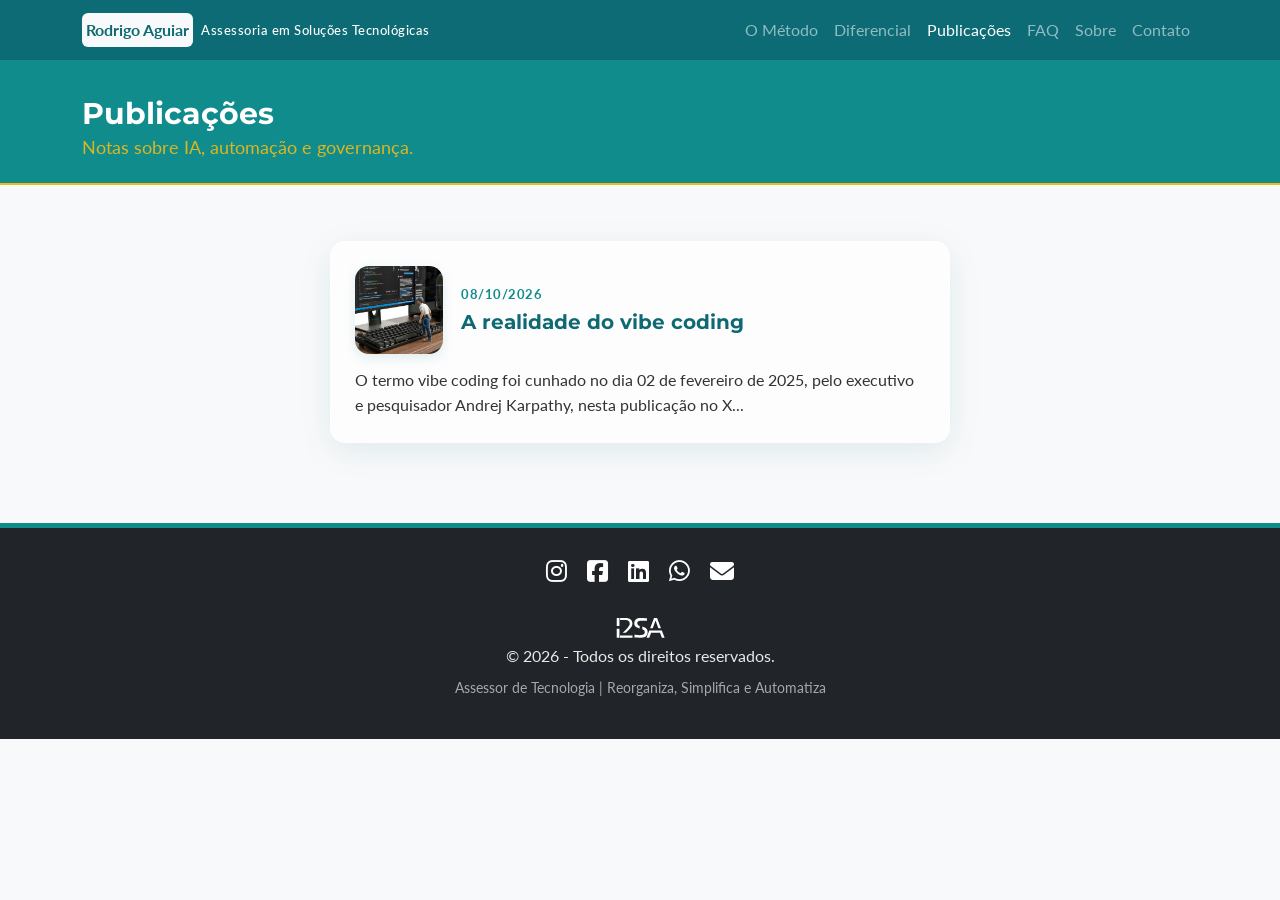
<file: publicacoes.html>
<!DOCTYPE html>
<html lang="pt-BR">

<head>
    <!-- Custom CSS de cookies  -->
    <link rel="stylesheet" href="css/cookies.css">

    <!-- Google tag (gtag.js) -->
    <script async src="https://www.googletagmanager.com/gtag/js?id=G-6FB5DGWFDK"></script>
    <script>
        window.dataLayer = window.dataLayer || [];
        function gtag() { dataLayer.push(arguments); }
        gtag('consent', 'default', {
            'ad_storage': 'denied',
            'ad_user_data': 'denied',
            'ad_personalization': 'denied',
            'analytics_storage': 'denied',
            'wait_for_update': 500
        });
        gtag('js', new Date());
        gtag('config', 'G-6FB5DGWFDK');
    </script>

    <meta charset="UTF-8">
    <meta name="viewport" content="width=device-width, initial-scale=1.0">
    <title>Publicações | Método RSA — Rodrigo Aguiar</title>
    <meta name="description" content="Artigos de Rodrigo Aguiar sobre IA, automação, governança e tecnologia aplicada a pequenos negócios.">
    <meta name="robots" content="index, follow">
    <link rel="canonical" href="https://rsa.ia.br/publicacoes.html">
    <link rel="icon" type="image/png" href="assets/images/R_icon.png">

    <!-- Open Graph -->
    <meta property="og:type" content="website">
    <meta property="og:title" content="Publicações | Método RSA">
    <meta property="og:description" content="Artigos sobre IA, automação e governança.">
    <meta property="og:url" content="https://rsa.ia.br/publicacoes.html">

    <!-- Google Fonts -->
    <link rel="preconnect" href="https://fonts.googleapis.com">
    <link rel="preconnect" href="https://fonts.gstatic.com" crossorigin>
    <link href="https://fonts.googleapis.com/css2?family=Lato:ital,wght@0,400;0,700;1,400&family=Montserrat:wght@700;800&family=Open+Sans:wght@600&display=swap" rel="stylesheet">

    <!-- Bootstrap 5, Font Awesome 6 e AOS -->
    <link href="https://cdn.jsdelivr.net/npm/bootstrap@5.3.3/dist/css/bootstrap.min.css" rel="stylesheet">
    <link rel="stylesheet" href="https://cdnjs.cloudflare.com/ajax/libs/font-awesome/6.5.2/css/all.min.css">
    <link rel="stylesheet" href="https://unpkg.com/aos@2.3.4/dist/aos.css">

    <!-- Custom CSS -->
    <link rel="stylesheet" href="css/styles.css">
</head>

<body>

    <!-- ═══ NAVBAR ═══ -->
    <nav class="navbar navbar-expand-lg navbar-dark navbar-glass fixed-top">
        <div class="container">
            <a class="navbar-brand fw-bold d-flex align-items-center" href="index.html">
                <div class="nav-brand-box bg-light p-1 rounded text-center text-rsa-primary">
                    Rodrigo Aguiar
                </div>
                <span class="ms-2 d-none d-sm-inline slogan-text">Assessoria em Soluções Tecnológicas</span>
            </a>
            <button class="navbar-toggler" type="button" data-bs-toggle="collapse" data-bs-target="#navbarNav"
                aria-controls="navbarNav" aria-expanded="false" aria-label="Abrir menu">
                <span class="navbar-toggler-icon"></span>
            </button>
            <div class="collapse navbar-collapse" id="navbarNav">
                <ul class="navbar-nav ms-auto">
                    <li class="nav-item"><a class="nav-link" href="index.html#metodo">O Método</a></li>
                    <li class="nav-item"><a class="nav-link" href="index.html#diferencial">Diferencial</a></li>
                    <li class="nav-item"><a class="nav-link active" href="publicacoes.html" aria-current="page">Publicações</a></li>
                    <li class="nav-item"><a class="nav-link" href="index.html#faq">FAQ</a></li>
                    <li class="nav-item"><a class="nav-link" href="index.html#sobre">Sobre</a></li>
                    <li class="nav-item"><a class="nav-link" href="index.html#contato">Contato</a></li>
                </ul>
            </div>
        </div>
    </nav>

    <main>
        <!-- ═══ CABEÇALHO ═══ -->
        <header class="pub-header">
            <div class="container">
                <h1>Publicações</h1>
                <p class="pub-header-sub">Notas sobre IA, automação e governança.</p>
            </div>
        </header>


        <!-- ═══ LISTA DE PUBLICAÇÕES ═══
             Publicação mais recente SEMPRE no topo da lista.

             TEMPLATE — para adicionar uma nova publicação:
             1. Copie o bloco <article> abaixo
             2. Cole-o ACIMA do primeiro <article> existente
             3. Altere: href, src, alt, pub-title e pub-excerpt
        -->
        <section class="pub-section" aria-label="Lista de publicações">

            <div class="container">
                <div class="pub-list" id="lista-publicacoes">

                    <!-- Publicação 01 - 08/10/2026 -->
                    <article class="glass-card" data-aos="fade-up">
                        <a class="pub-link" href="notes/realidade_vibecoding.html">
                            <div class="pub-head">
                                <img class="pub-thumb"
                                     src="./assets/images/notes/miniprogramador_fala_VSCode.png"
                                     alt="Ilustração sobre a realidade do vibe coding"
                                     loading="lazy">
                                <div class="pub-meta">
                                    <time class="pub-date" datetime="2026-10-08">08/10/2026</time>
                                    <h2 class="pub-title">A realidade do vibe coding</h2>
                                </div>
                            </div>
                            <p class="pub-excerpt">O termo vibe coding foi cunhado no dia 02 de fevereiro de 2025, pelo executivo e pesquisador Andrej Karpathy, nesta publicação no X...</p>
                        </a>
                    </article>

                </div>
            </div>

        </section>
    </main>

    <!-- Footer -->
    <footer id="contato" class="py-4 bg-dark text-white text-center">
        <div class="container">
            <div class="footer__socials mb-4">
                <a href="https://www.instagram.com/rsaguiarbr/" target="_blank" rel="noopener" aria-label="Instagram"
                    title="Instagram" class="mx-2">
                    <i class="fa-brands fa-instagram"></i>
                </a>
                <a href="https://www.facebook.com/raguiar.eng/" target="_blank" rel="noopener" aria-label="Facebook"
                    title="Facebook" class="mx-2">
                    <i class="fa-brands fa-square-facebook"></i>
                </a>
                <a href="https://linkedin.com/in/rsouzaaguiar/" target="_blank" rel="noopener" aria-label="LinkedIn"
                    title="LinkedIn" class="mx-2">
                    <i class="fa-brands fa-linkedin"></i>
                </a>
                <a href="https://wa.me/5547992704018?text=Olá%20Rodrigo.%20Entro%20em%20contato%20através%20do%20seu%20site."
                    target="_blank" rel="noopener" aria-label="WhatsApp" title="WhatsApp" class="mx-2">
                    <i class="fa-brands fa-whatsapp"></i>
                </a>
                <a href="mailto:raguiar.eng@gmail.com?subject=Contato%20pelo%20site" aria-label="E-mail" title="E-mail"
                    class="mx-2">
                    <i class="fa-solid fa-envelope"></i>
                </a>
            </div>

            <img src="assets/images/RSA_branco_fundoTransparente.svg" alt="RSA" width="50">
            <p class="mb-0">© 2026 - Todos os direitos reservados.</p>
            <p class="small text-muted mt-2">Assessor de Tecnologia | Reorganiza, Simplifica e Automatiza</p>
        </div>
    </footer>

    <script src="https://cdn.jsdelivr.net/npm/bootstrap@5.3.3/dist/js/bootstrap.bundle.min.js"></script>
    <script src="https://unpkg.com/aos@2.3.4/dist/aos.js"></script>
    <script src="js/scripts.js"></script>
    <script src="js/cookies.js"></script>
    <script>AOS.init({ once: true, duration: 600 });</script>
</body>

</html>
</file>
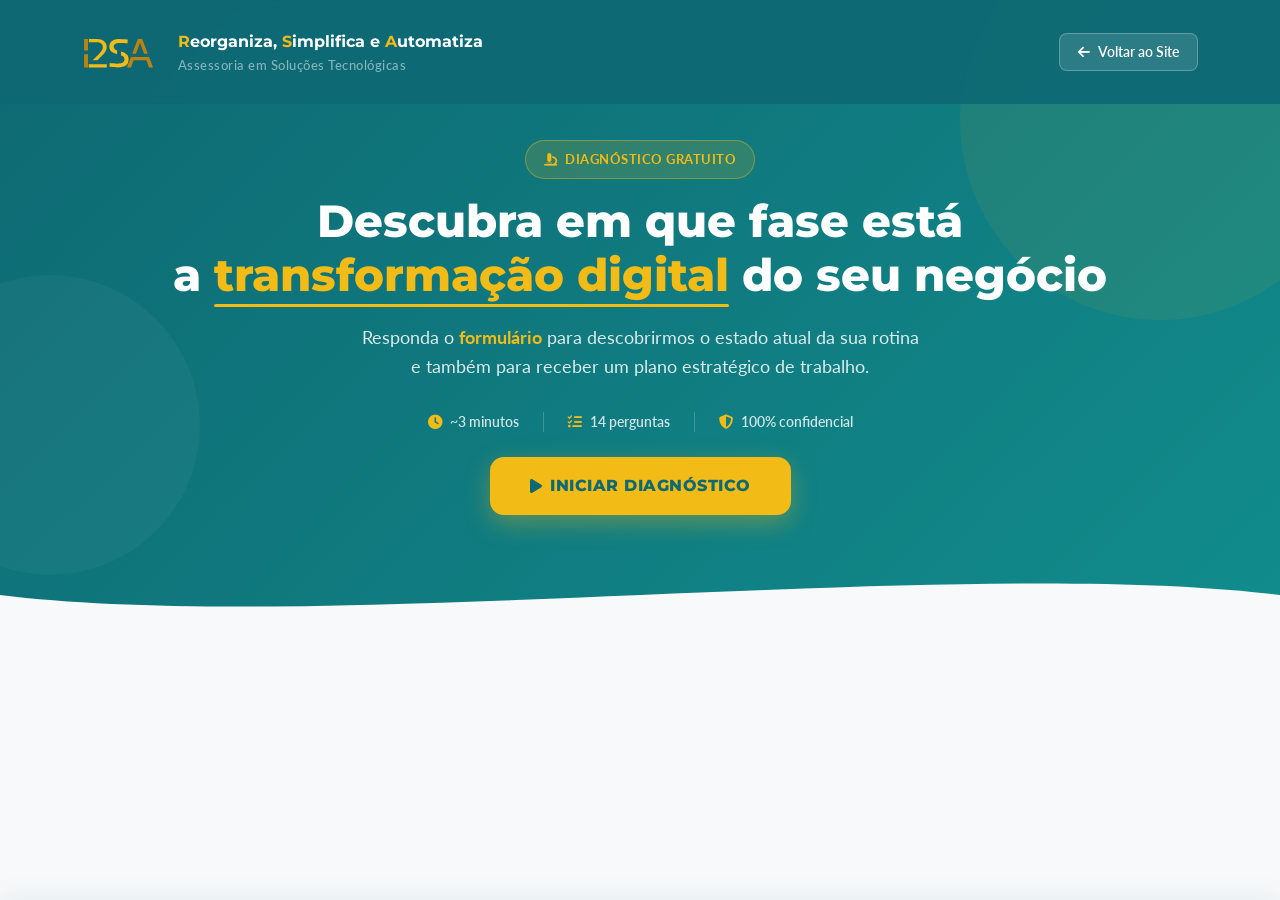
<file: quiz.html>
<!DOCTYPE html>
<html lang="pt-BR">

<head>
    <meta charset="UTF-8">
    <meta name="viewport" content="width=device-width, initial-scale=1.0">
    <meta name="description"
        content="Diagnóstico RSA — Descubra em qual etapa da transformação digital seu negócio se encontra.">
    <title>Diagnóstico RSA | Reorganiza, Simplifica e Automatiza</title>

    <!-- Google tag (gtag.js) -->
    <script>
        window.dataLayer = window.dataLayer || [];
        function gtag() { dataLayer.push(arguments); }

        // Mantém o consentimento negado até aplicar as preferências salvas.
        gtag('consent', 'default', {
            'ad_storage': 'denied',
            'ad_user_data': 'denied',
            'ad_personalization': 'denied',
            'analytics_storage': 'denied',
            'wait_for_update': 500
        });

        gtag('js', new Date());
        gtag('config', 'G-6FB5DGWFDK');
    </script>
    <script async src="https://www.googletagmanager.com/gtag/js?id=G-6FB5DGWFDK"></script>

    <!-- SEO & AI Optimization -->
    <meta name="robots" content="index, follow">
    <meta name="googlebot" content="index, follow">
    <meta name="bingbot" content="index, follow">

    <!-- Open Graph -->
    <meta property="og:title" content="Diagnóstico RSA | Reorganiza, Simplifica e Automatiza">
    <meta property="og:description"
        content="Descubra em qual etapa da transformação digital seu negócio se encontra com o diagnóstico gratuito RSA.">
    <meta property="og:url" content="https://rsa.ia.br/quiz.html">
    <meta property="og:type" content="website">
    <meta property="og:image" content="https://rsa.ia.br/assets/images/BMC.png">

    <!-- Fonts -->
    <link rel="preconnect" href="https://fonts.googleapis.com">
    <link rel="preconnect" href="https://fonts.gstatic.com" crossorigin>
    <link
        href="https://fonts.googleapis.com/css2?family=Lato:ital,wght@0,400;0,700;1,400&family=Montserrat:wght@700;800&family=Open+Sans:wght@400;600&display=swap"
        rel="stylesheet">

    <!-- Bootstrap 5 -->
    <link href="https://cdn.jsdelivr.net/npm/bootstrap@5.3.0/dist/css/bootstrap.min.css" rel="stylesheet">

    <!-- Font Awesome -->
    <link rel="stylesheet" href="https://cdnjs.cloudflare.com/ajax/libs/font-awesome/6.5.0/css/all.min.css">

    <!-- AOS -->
    <link href="https://unpkg.com/aos@2.3.1/dist/aos.css" rel="stylesheet">

    <!-- RSA Design System -->
    <link rel="stylesheet" href="css/styles.css">

    <!-- Quiz Styles -->
    <link rel="stylesheet" href="css/quiz.css">
</head>

<body>

    <!-- ════════════════════════════════════════
         NAVBAR
    ════════════════════════════════════════ -->
    <nav class="navbar navbar-expand-lg navbar-dark navbar-glass fixed-top" style="padding: 20px 0;" role="navigation"
        aria-label="Navegação principal">
        <div class="container">
            <a class="navbar-brand d-flex align-items-center gap-3" href="index.html">
                <img src="assets/images/RSA_dourado_FundoTransparente.svg" alt="RSA Logo" height="40">
                <div class="nav-brand-box text-white rounded-2 px-2 py-1">
                    <div class="fw-bold" style="font-family:'Montserrat',sans-serif; font-size:1rem;">
                        <span class="letter">R</span>eorganiza,
                        <span class="letter">S</span>implifica e
                        <span class="letter">A</span>utomatiza
                    </div>
                    <div class="slogan-text text-white-50">Assessoria em Soluções Tecnológicas</div>
                </div>
            </a>

            <a href="index.html" class="btn btn-sm ms-auto"
                style="background:rgba(255,255,255,0.12); color:#fff; border:1px solid rgba(255,255,255,0.25); border-radius:8px; padding:8px 18px; font-weight:600; font-size:0.85rem;">
                <i class="fas fa-arrow-left me-2"></i>Voltar ao Site
            </a>
        </div>
    </nav>

    <!-- ════════════════════════════════════════
         HERO DO QUIZ
    ════════════════════════════════════════ -->
    <section class="quiz-hero-section" id="quiz-hero">
        <div class="container text-center">

            <div class="quiz-hero-badge mb-3" data-aos="fade-down">
                <i class="fas fa-microscope me-2"></i>Diagnóstico Gratuito
            </div>

            <h1 class="quiz-hero-title" data-aos="fade-up" data-aos-delay="100">
                Descubra em que fase está <br>
                a <span class="quiz-hero-highlight">transformação digital</span> do seu negócio
            </h1>

            <p class="quiz-hero-subtitle mx-auto" data-aos="fade-up" data-aos-delay="200">
                Responda o <strong>formulário</strong> para descobrirmos o estado atual da
                sua rotina e também para receber um plano estratégico de trabalho.
            </p>

            <div class="quiz-meta d-flex align-items-center justify-content-center gap-4 flex-wrap" data-aos="fade-up"
                data-aos-delay="300">
                <div class="quiz-meta-item">
                    <i class="fas fa-clock me-2"></i>
                    <span>~3 minutos</span>
                </div>
                <div class="quiz-meta-divider"></div>
                <div class="quiz-meta-item">
                    <i class="fas fa-list-check me-2"></i>
                    <span>14 perguntas</span>
                </div>
                <div class="quiz-meta-divider"></div>
                <div class="quiz-meta-item">
                    <i class="fas fa-shield-halved me-2"></i>
                    <span>100% confidencial</span>
                </div>
            </div>

            <button class="btn-quiz-start mt-4" id="btn-start-quiz" data-aos="zoom-in" data-aos-delay="400">
                <i class="fas fa-play me-2"></i>Iniciar Diagnóstico
            </button>

        </div>

        <!-- Wave -->
        <div class="quiz-hero-wave">
            <svg viewBox="0 0 1440 80" fill="none" xmlns="http://www.w3.org/2000/svg" preserveAspectRatio="none">
                <path d="M0,40 C360,80 1080,0 1440,40 L1440,80 L0,80 Z" fill="#F8F9FA" />
            </svg>
        </div>
    </section>

    <!-- ════════════════════════════════════════
         ÁREA DO QUIZ (Carrossel)
    ════════════════════════════════════════ -->
    <section class="quiz-section" id="quiz-section" aria-label="Quiz de diagnóstico">
        <div class="container">

            <!-- Cabeçalho do Quiz (visível durante o quiz) -->
            <div class="quiz-header text-center mb-4" id="quiz-header">
                <div class="quiz-step-label">
                    Pergunta <span id="current-step">1</span> de <span id="total-steps">14</span>
                </div>
                <div class="quiz-category-label" id="quiz-category-label">
                    <!-- Categoria dinâmica -->
                </div>
            </div>

            <!-- Wrapper do carrossel -->
            <div class="quiz-carousel-wrapper" id="quiz-carousel-wrapper">
                <div class="quiz-carousel-track" id="quiz-carousel-track">

                    <!-- IDENTIFICAÇÃO DO VISITANTE -->
                    <div class="quiz-slide" data-question="1" data-category="Identificação">
                        <div class="quiz-card" data-aos="fade-up">
                            <div class="quiz-question-number">01</div>
                            <h2 class="quiz-question-text">
                                Por favor, se apresente para iniciarmos o seu diagnóstico personalizado.
                            </h2>
                            <p class="quiz-question-hint">
                                Seus dados estão seguros e serão usados para gerar o seu plano de ação.
                            </p>

                            <div class="quiz-form-container">
                                <div class="quiz-form-group mb-3">
                                    <label for="nome" class="quiz-form-label">Nome Completo</label>
                                    <div class="quiz-input-wrapper">
                                        <i class="fas fa-user quiz-form-icon"></i>
                                        <input type="text" name="nome" id="nome" class="quiz-form-input"
                                            placeholder="Como podemos te chamar?" required>
                                    </div>
                                </div>

                                <div class="quiz-form-group mb-3">
                                    <label for="email" class="quiz-form-label">E-mail Profissional</label>
                                    <div class="quiz-input-wrapper">
                                        <i class="fas fa-envelope quiz-form-icon"></i>
                                        <input type="email" name="email" id="email" class="quiz-form-input"
                                            placeholder="seu@email.com" required>
                                    </div>
                                </div>

                                <div class="quiz-form-group mb-4">
                                    <label for="telefone" class="quiz-form-label">WhatsApp / Telefone</label>
                                    <div class="quiz-input-wrapper">
                                        <i class="fas fa-phone quiz-form-icon"></i>
                                        <input type="tel" name="telefone" id="telefone" class="quiz-form-input"
                                            placeholder="(00) 00000-0000">
                                    </div>
                                </div>
                            </div>

                            <div class="quiz-card-nav mt-4">
                                <button class="btn-quiz-next w-100" id="btn-start-form">
                                    <span>Iniciar Diagnóstico</span>
                                    <i class="fas fa-arrow-right ms-2"></i>
                                </button>
                            </div>
                        </div>
                    </div>

                    <!-- ───────────────────────────────────────────
                         PERGUNTA 2
                         Tipo: Múltipla escolha (ícone + texto)
                    ─────────────────────────────────────────── -->
                    <div class="quiz-slide" data-question="2" data-category="Segmento de Clientes">
                        <div class="quiz-card" data-aos="fade-up">
                            <div class="quiz-question-number">02</div>
                            <h2 class="quiz-question-text">
                                <!-- PERGUNTA 2 -->
                                Seus clientes atuais valorizam sua experiência profissional ou a velocidade da sua
                                entrega?
                            </h2>
                            <p class="quiz-question-hint">
                                Entrega: qualquer serviço prestado de forma remota ou presencial.
                            </p>
                            <div class="quiz-options-grid quiz-options-grid--2col">
                                <!-- OPÇÃO A -->
                                <button class="quiz-option-card" data-question="1" data-value="A">
                                    <span class="quiz-option-icon"><i class="fas fa-brain"></i></span>
                                    <span class="quiz-option-label">Expertise estratégica</span>
                                </button>
                                <!-- OPÇÃO B -->
                                <button class="quiz-option-card" data-question="1" data-value="B">
                                    <span class="quiz-option-icon"><i class="fas fa-bolt"></i></span>
                                    <span class="quiz-option-label">Velocidade de entrega</span>
                                </button>
                            </div>
                            <div class="quiz-card-nav mt-4">
                                <button class="btn-quiz-back invisible" disabled>
                                    <i class="fas fa-arrow-left me-2"></i>Voltar
                                </button>
                            </div>
                        </div>
                    </div>

                    <!-- ───────────────────────────────────────────
                         PERGUNTA 3
                         Tipo: Escala (1 a 5)
                    ─────────────────────────────────────────── -->
                    <div class="quiz-slide" data-question="3" data-category="Relacionamento com Clientes">
                        <div class="quiz-card" data-aos="fade-up">
                            <div class="quiz-question-number">03</div>
                            <h2 class="quiz-question-text">
                                Você tem conseguido usar tecnologia para resgatar a empatia e o vínculo humano?
                            </h2>
                            <p class="quiz-question-hint">
                                Tecnologia: qualquer recurso de trabalho (planilha, site, app, whatsapp, chatbot, etc).
                            </p>
                            <div class="quiz-options-grid quiz-options-grid--2col">
                                <!-- OPÇÃO A -->
                                <button class="quiz-option-card" data-question="2" data-value="A">
                                    <span class="quiz-option-icon"><i class="fas fa-heart"></i></span>
                                    <span class="quiz-option-label">
                                        Sim. Meus clientes elogiam a relação cliente-profissional.
                                    </span>
                                </button>
                                <!-- OPÇÃO B -->
                                <button class="quiz-option-card" data-question="2" data-value="B">
                                    <span class="quiz-option-icon"><i class="fas fa-user-slash"></i></span>
                                    <span class="quiz-option-label">
                                        Não. Meus clientes estão insatisfeitos com algum ponto da interação.
                                    </span>
                                </button>
                            </div>
                            <div class="quiz-card-nav mt-4">
                                <button class="btn-quiz-back" onclick="prevSlide()">
                                    <i class="fas fa-arrow-left me-2"></i>Voltar
                                </button>
                            </div>
                        </div>
                    </div>

                    <!-- ───────────────────────────────────────────
                         PERGUNTA 4
                         Tipo: Sim / Não / Parcialmente
                    ─────────────────────────────────────────── -->
                    <div class="quiz-slide" data-question="4" data-category="Canais">
                        <div class="quiz-card" data-aos="fade-up">
                            <div class="quiz-question-number">04</div>
                            <h2 class="quiz-question-text">
                                Sua entrega depende de atividades manuais constantemente?
                            </h2>
                            <p class="quiz-question-hint">
                                A forma como você se comunica e alcança seus clientes.
                            </p>
                            <div class="quiz-options-grid quiz-options-grid--3col">
                                <button class="quiz-option-yesno quiz-option-yesno--yes" data-question="3"
                                    data-value="sim">
                                    <span class="quiz-yn-icon"><i class="fas fa-check"></i></span>
                                    <span>Sim</span>
                                </button>
                                <button class="quiz-option-yesno quiz-option-yesno--partial" data-question="3"
                                    data-value="parcialmente">
                                    <span class="quiz-yn-icon"><i class="fas fa-equals"></i></span>
                                    <span>Parcialmente</span>
                                </button>
                                <button class="quiz-option-yesno quiz-option-yesno--no" data-question="3"
                                    data-value="nao">
                                    <span class="quiz-yn-icon"><i class="fas fa-times"></i></span>
                                    <span>Não</span>
                                </button>
                            </div>
                            <div class="quiz-card-nav mt-4">
                                <button class="btn-quiz-back" onclick="prevSlide()">
                                    <i class="fas fa-arrow-left me-2"></i>Voltar
                                </button>
                            </div>
                        </div>
                    </div>

                    <!-- ───────────────────────────────────────────
                         PERGUNTA 5
                         Tipo: Múltipla escolha (ícone + texto)
                    ─────────────────────────────────────────── -->
                    <div class="quiz-slide" data-question="5" data-category="Proposta de valor">
                        <div class="quiz-card" data-aos="fade-up">
                            <div class="quiz-question-number">05</div>
                            <h2 class="quiz-question-text">
                                O valor do seu serviço é principalmente quantitativo ou qualitativo?
                            </h2>
                            <p class="quiz-question-hint">
                                Quantitativo: melhor preço, velocidade de entrega, eficiência operacional,
                                segurança, garantia etc.<br>
                                Qualitativo: atendimento, conveniência, personalização, design,
                                status, inovação etc.
                            </p>
                            <div class="quiz-options-grid quiz-options-grid--2col">
                                <button class="quiz-option-card" data-question="4" data-value="A">
                                    <span class="quiz-option-icon"><i class="fas fa-calculator"></i></span>
                                    <span class="quiz-option-label">Quantitativo</span>
                                </button>
                                <button class="quiz-option-card" data-question="4" data-value="B">
                                    <span class="quiz-option-icon"><i class="fas fa-gem"></i></span>
                                    <span class="quiz-option-label">Qualitativo</span>
                                </button>
                            </div>
                            <div class="quiz-card-nav mt-4">
                                <button class="btn-quiz-back" onclick="prevSlide()">
                                    <i class="fas fa-arrow-left me-2"></i>Voltar
                                </button>
                            </div>
                        </div>
                    </div>

                    <!-- ───────────────────────────────────────────
                         PERGUNTA 6
                         Tipo: Sim / Não
                    ─────────────────────────────────────────── -->
                    <div class="quiz-slide" data-question="6" data-category="Atividades-chave">
                        <div class="quiz-card" data-aos="fade-up">
                            <div class="quiz-question-number">06</div>
                            <h2 class="quiz-question-text">
                                Sua rotina exige muito trabalho repetitivo?
                            </h2>
                            <p class="quiz-question-hint">
                                Tarefas manuais, registros, cálculos, atualizações etc.
                            </p>
                            <div class="quiz-options-grid quiz-options-grid--2col">
                                <button class="quiz-option-yesno quiz-option-yesno--yes" data-question="5"
                                    data-value="sim">
                                    <span class="quiz-yn-icon"><i class="fas fa-check"></i></span>
                                    <span>Sim</span>
                                </button>
                                <button class="quiz-option-yesno quiz-option-yesno--no" data-question="5"
                                    data-value="nao">
                                    <span class="quiz-yn-icon"><i class="fas fa-times"></i></span>
                                    <span>Não</span>
                                </button>
                            </div>
                            <div class="quiz-card-nav mt-4">
                                <button class="btn-quiz-back" onclick="prevSlide()">
                                    <i class="fas fa-arrow-left me-2"></i>Voltar
                                </button>
                            </div>
                        </div>
                    </div>

                    <!-- ══════════════════════════════════════════════
                        SLIDE 7 — Gestão do Conhecimento
                        Grid: 2×2 (quiz-options-grid--2col)
                        4 opções distribuídas em 2 linhas de 2 cards
                    ════════════════════════════════════════════════ -->
                    <div class="quiz-slide" data-question="7" data-category="Gestão do Conhecimento">
                        <div class="quiz-card">

                            <!-- Número da pergunta -->
                            <div class="quiz-question-number">07</div>

                            <!-- Texto da pergunta -->
                            <h2 class="quiz-question-text">
                                O conhecimento crítico do seu negócio pertence à empresa
                                ou está no cérebro de um funcionário — ou em uma tecnologia?
                            </h2>

                            <!-- Instrução contextual -->
                            <p class="quiz-question-hint">
                                Sem aquele funcionário ou aquela tecnologia, minha empresa fecha.
                            </p>

                            <!-- ── Grid 2×2: repeat(2, 1fr) → 2 colunas, 2 linhas ── -->
                            <div class="quiz-options-grid quiz-options-grid--2col">

                                <!-- Opção 1 — Profissional Liberal -->
                                <div class="quiz-option-card" data-question="6" data-value="liberal" role="button"
                                    tabindex="0"
                                    aria-label="Sou profissional liberal. O conhecimento precisa estar comigo.">
                                    <div class="quiz-option-icon">
                                        <i class="fa-solid fa-user-tie"></i>
                                    </div>
                                    <span class="quiz-option-label">
                                        Sou profissional liberal. O conhecimento precisa estar comigo.
                                    </span>
                                </div>

                                <!-- Opção 2 — Pertence à Empresa -->
                                <div class="quiz-option-card" data-question="6" data-value="empresa" role="button"
                                    tabindex="0"
                                    aria-label="O conhecimento pertence à empresa, independente de pessoa ou tecnologia.">
                                    <div class="quiz-option-icon">
                                        <i class="fa-solid fa-building"></i>
                                    </div>
                                    <span class="quiz-option-label">
                                        O conhecimento pertence à empresa, independente de pessoa ou tecnologia.
                                    </span>
                                </div>

                                <!-- Opção 3 — Cérebro do Funcionário -->
                                <div class="quiz-option-card" data-question="6" data-value="funcionario" role="button"
                                    tabindex="0"
                                    aria-label="O conhecimento está no cérebro de funcionário. Se ele for embora, minha empresa passará por dificuldades.">
                                    <div class="quiz-option-icon">
                                        <i class="fa-solid fa-person"></i>
                                    </div>
                                    <span class="quiz-option-label">
                                        O conhecimento está no cérebro de funcionário. Se ele for embora,
                                        minha empresa passará por dificuldades.
                                    </span>
                                </div>

                                <!-- Opção 4 — Tecnologia sem Padrão -->
                                <div class="quiz-option-card" data-question="6" data-value="tecnologia" role="button"
                                    tabindex="0"
                                    aria-label="O conhecimento está em uma tecnologia, mas sem padrão de uso. Qualquer falha, a empresa passará por dificuldades.">
                                    <div class="quiz-option-icon">
                                        <i class="fa-solid fa-microchip"></i>
                                    </div>
                                    <span class="quiz-option-label">
                                        O conhecimento está em uma tecnologia, mas sem padrão de uso.
                                        Qualquer falha, a empresa passará por dificuldades.
                                    </span>
                                </div>

                            </div><!-- /.quiz-options-grid--2col -->

                            <!-- Navegação interna -->
                            <div class="quiz-card-nav">
                                <button class="btn-quiz-back" onclick="prevSlide()">
                                    <i class="fa-solid fa-arrow-left me-2"></i> Voltar
                                </button>
                            </div>

                        </div><!-- /.quiz-card -->
                    </div><!-- /.quiz-slide[data-question="6"] -->

                    <!-- ───────────────────────────────────────────
                         PERGUNTA 8
                         Tipo: Múltipla escolha (ícone + texto)
                    ─────────────────────────────────────────── -->
                    <div class="quiz-slide" data-question="8" data-category="Parcerias principais">
                        <div class="quiz-card" data-aos="fade-up">
                            <div class="quiz-question-number">08</div>
                            <h2 class="quiz-question-text">
                                Seus principais fornecedores de tecnologia oferecem treinamento, acompanhamento ou
                                suporte
                                contínuo?
                            </h2>
                            <p class="quiz-question-hint">
                                Você sabe qual tecnologia usa em sua empresa.
                            </p>
                            <div class="quiz-options-grid quiz-options-grid--2col">
                                <button class="quiz-option-card" data-question="7" data-value="A">
                                    <span class="quiz-option-icon"><i class="fas fa-headset"></i></span>
                                    <span class="quiz-option-label">Sim. Sei o que uso e sei como funciona.</span>
                                </button>
                                <button class="quiz-option-card" data-question="7" data-value="B">
                                    <span class="quiz-option-icon"><i class="fas fa-comments"></i></span>
                                    <span class="quiz-option-label">Parcialmente. Questiono o fornecedor quando
                                        necessário.</span>
                                </button>
                                <button class="quiz-option-card" data-question="7" data-value="C">
                                    <span class="quiz-option-icon"><i class="fas fa-toggle-on"></i></span>
                                    <span class="quiz-option-label">Não. Funciona quando preciso e isso me basta.</span>
                                </button>
                                <button class="quiz-option-card" data-question="7" data-value="D">
                                    <span class="quiz-option-icon"><i class="fas fa-triangle-exclamation"></i></span>
                                    <span class="quiz-option-label">Não. Sofro com a falta de suporte.</span>
                                </button>
                            </div>
                            <div class="quiz-card-nav mt-4">
                                <button class="btn-quiz-back" onclick="prevSlide()">
                                    <i class="fas fa-arrow-left me-2"></i>Voltar
                                </button>
                            </div>
                        </div>
                    </div>

                    <!-- ───────────────────────────────────────────
                         PERGUNTA 9
                         Tipo: Sim / Não / Parcialmente
                    ─────────────────────────────────────────── -->
                    <div class="quiz-slide" data-question="9" data-category="Estrutura de custo">
                        <div class="quiz-card" data-aos="fade-up">
                            <div class="quiz-question-number">09</div>
                            <h2 class="quiz-question-text">
                                Os investimentos feitos em tecnologia aumentaram seu lucro?
                            </h2>
                            <p class="quiz-question-hint">
                                Lucro: receita, redução de tempo, redução de desperdício etc.
                            </p>
                            <div class="quiz-options-grid quiz-options-grid--3col">
                                <button class="quiz-option-yesno quiz-option-yesno--yes" data-question="8"
                                    data-value="sim">
                                    <span class="quiz-yn-icon"><i class="fas fa-check"></i></span>
                                    <span>Sim</span>
                                </button>
                                <button class="quiz-option-yesno quiz-option-yesno--partial" data-question="8"
                                    data-value="parcialmente">
                                    <span class="quiz-yn-icon"><i class="fas fa-equals"></i></span>
                                    <span>Parcialmente</span>
                                </button>
                                <button class="quiz-option-yesno quiz-option-yesno--no" data-question="8"
                                    data-value="nao">
                                    <span class="quiz-yn-icon"><i class="fas fa-times"></i></span>
                                    <span>Não</span>
                                </button>
                            </div>
                            <div class="quiz-card-nav mt-4">
                                <button class="btn-quiz-back" onclick="prevSlide()">
                                    <i class="fas fa-arrow-left me-2"></i>Voltar
                                </button>
                            </div>
                        </div>
                    </div>

                    <!-- ───────────────────────────────────────────
                         PERGUNTA 10
                         Tipo: Múltipla escolha (ícone + texto)
                    ─────────────────────────────────────────── -->
                    <div class="quiz-slide" data-question="10" data-category="Fontes de receita">
                        <div class="quiz-card" data-aos="fade-up">
                            <div class="quiz-question-number">10</div>
                            <h2 class="quiz-question-text">
                                Você deseja aplicar IA em alguma atividade do seu negócio?
                            </h2>
                            <p class="quiz-question-hint">
                                <!-- Dica-->
                            </p>
                            <div class="quiz-options-grid quiz-options-grid--2col">
                                <button class="quiz-option-card" data-question="9" data-value="A">
                                    <span class="quiz-option-icon"><i class="fas fa-robot"></i></span>
                                    <span class="quiz-option-label">Sim, com certeza.</span>
                                </button>
                                <button class="quiz-option-card" data-question="9" data-value="B">
                                    <span class="quiz-option-icon"><i class="fas fa-brain"></i></span>
                                    <span class="quiz-option-label">Sim, mas tenho receios.</span>
                                </button>
                                <button class="quiz-option-card" data-question="9" data-value="C">
                                    <span class="quiz-option-icon"><i class="fas fa-ban"></i></span>
                                    <span class="quiz-option-label">Não. Não sei se é para mim.</span>
                                </button>
                                <button class="quiz-option-card" data-question="9" data-value="D">
                                    <span class="quiz-option-icon"><i class="fas fa-question"></i></span>
                                    <span class="quiz-option-label">Não. Não vejo necessidade.</span>
                                </button>
                            </div>
                            <div class="quiz-card-nav mt-4">
                                <button class="btn-quiz-back" onclick="prevSlide()">
                                    <i class="fas fa-arrow-left me-2"></i>Voltar
                                </button>
                            </div>
                        </div>
                    </div>

                    <!-- ───────────────────────────────────────────
                         PERGUNTA 11
                         Tipo: Múltipla escolha (1 a 5)
                    ─────────────────────────────────────────── -->
                    <div class="quiz-slide" data-question="11" data-category="Situação atual">
                        <div class="quiz-card" data-aos="fade-up">
                            <div class="quiz-question-number">11</div>
                            <h2 class="quiz-question-text">
                                O que melhor descreve sua situação atual?
                            </h2>
                            <p class="quiz-question-hint">
                                <!-- Dica -->
                            </p>
                            <div class="quiz-scale-wrapper">
                                <div class="quiz-options-grid quiz-options-grid--5col">
                                    <button class="quiz-option-scale" data-question="10" data-value="1">
                                        <span class="quiz-scale-number"><i class="fas fa-user"></i></span>
                                        <span class="quiz-scale-desc">Profissional liberal (Autônomo)</span>
                                    </button>
                                    <button class="quiz-option-scale" data-question="10" data-value="2">
                                        <span class="quiz-scale-number"><i class="fas fa-briefcase"></i></span>
                                        <span class="quiz-scale-desc">Empresário</span>
                                    </button>
                                    <button class="quiz-option-scale" data-question="10" data-value="3">
                                        <span class="quiz-scale-number"><i class="fas fa-user-tag"></i></span>
                                        <span class="quiz-scale-desc">Funcionário</span>
                                    </button>
                                    <button class="quiz-option-scale" data-question="10" data-value="4">
                                        <span class="quiz-scale-number"><i class="fas fa-users-gear"></i></span>
                                        <span class="quiz-scale-desc">Gestor / Líder</span>
                                    </button>
                                    <button class="quiz-option-scale" data-question="10" data-value="5">
                                        <span class="quiz-scale-number"><i class="fas fa-ellipsis"></i></span>
                                        <span class="quiz-scale-desc">Outro</span>
                                    </button>
                                </div>
                            </div>
                            <div class="quiz-card-nav mt-4">
                                <button class="btn-quiz-back" onclick="prevSlide()">
                                    <i class="fas fa-arrow-left me-2"></i>Voltar
                                </button>
                            </div>
                        </div>
                    </div>

                    <!-- ───────────────────────────────────────────
                         PERGUNTA 12
                         Tipo: Múltipla escolha (ícone + texto)
                    ─────────────────────────────────────────── -->
                    <div class="quiz-slide" data-question="12" data-category="Previsão em 90 dias">
                        <div class="quiz-card" data-aos="fade-up">
                            <div class="quiz-question-number">12</div>
                            <h2 class="quiz-question-text">
                                Como você descreve a rotina que almeja ter daqui a 90 dias?
                            </h2>
                            <p class="quiz-question-hint"><!-- Dica --></p>
                            <div class="quiz-options-grid quiz-options-grid--2col">
                                <button class="quiz-option-card" data-question="11" data-value="A">
                                    <span class="quiz-option-icon"><i class="fas fa-gears"></i></span>
                                    <span class="quiz-option-label">Tarefas internas repetitivas automatizadas.</span>
                                </button>
                                <button class="quiz-option-card" data-question="11" data-value="B">
                                    <span class="quiz-option-icon"><i class="fas fa-headset"></i></span>
                                    <span class="quiz-option-label">Ter um canal de comunicação automatizado para
                                        clientes
                                        e fornecedores.</span>
                                </button>
                                <button class="quiz-option-card" data-question="11" data-value="C">
                                    <span class="quiz-option-icon"><i class="fas fa-vault"></i></span>
                                    <span class="quiz-option-label">Conhecimento protegido em um sistema somente meu,
                                        com
                                        gestão inteligente.</span>
                                </button>
                                <button class="quiz-option-card" data-question="11" data-value="D">
                                    <span class="quiz-option-icon"><i class="fas fa-check-double"></i></span>
                                    <span class="quiz-option-label">Nenhuma alteração, estou satisfeito com a rotina
                                        atual.</span>
                                </button>
                            </div>
                            <div class="quiz-card-nav mt-4">
                                <button class="btn-quiz-back" onclick="prevSlide()">
                                    <i class="fas fa-arrow-left me-2"></i>Voltar
                                </button>
                            </div>
                        </div>
                    </div>

                    <!-- ───────────────────────────────────────────
                         PERGUNTA 13
                         Tipo: Múltipla escolha (ícone + texto)
                    ─────────────────────────────────────────── -->
                    <div class="quiz-slide" data-question="13" data-category="Obstáculo da evolução">
                        <div class="quiz-card" data-aos="fade-up">
                            <div class="quiz-question-number">13</div>
                            <h2 class="quiz-question-text">
                                Qual é o obstáculo para atingir essa rotina desejada?
                            </h2>
                            <p class="quiz-question-hint"><!-- Dica --></p>
                            <div class="quiz-options-grid quiz-options-grid--2col">
                                <button class="quiz-option-card" data-question="12" data-value="A">
                                    <span class="quiz-option-icon"><i class="fas fa-ghost"></i></span>
                                    <span class="quiz-option-label">Implantei uma tecnologia que ficou defasada / sem
                                        suporte.</span>
                                </button>
                                <button class="quiz-option-card" data-question="12" data-value="B">
                                    <span class="quiz-option-icon"><i class="fas fa-user-plus"></i></span>
                                    <span class="quiz-option-label">Falta funcionário qualificado para executar as
                                        tarefas.</span>
                                </button>
                                <button class="quiz-option-card" data-question="12" data-value="C">
                                    <span class="quiz-option-icon"><i class="fas fa-map-location-dot"></i></span>
                                    <span class="quiz-option-label">Dificuldade em saber o que utilizar em minha
                                        realidade
                                        profissional.</span>
                                </button>
                                <button class="quiz-option-card" data-question="12" data-value="D">
                                    <span class="quiz-option-icon"><i class="fas fa-thumbs-up"></i></span>
                                    <span class="quiz-option-label">Nâo tenho obstáculos.</span>
                                </button>
                            </div>
                            <div class="quiz-card-nav mt-4">
                                <button class="btn-quiz-back" onclick="prevSlide()">
                                    <i class="fas fa-arrow-left me-2"></i>Voltar
                                </button>
                            </div>
                        </div>
                    </div>

                    <!-- ───────────────────────────────────────────
                         PERGUNTA 14
                         Tipo: Múltipla escolha
                    ─────────────────────────────────────────── -->
                    <div class="quiz-slide" data-question="14" data-category="Solução que enquadra">
                        <div class="quiz-card" data-aos="fade-up">
                            <div class="quiz-question-number">14</div>
                            <h2 class="quiz-question-text">
                                Qual solução que melhor se enquadra em sua realidade?
                            </h2>
                            <p class="quiz-question-hint"><!-- Dica --></p>
                            <div class="quiz-options-grid quiz-options-grid--2col">
                                <button class="quiz-option-card" data-question="13" data-value="A">
                                    <span class="quiz-option-icon"><i class="fas fa-book-open"></i></span>
                                    <span class="quiz-option-label">Um livro ou um guia orientativo me é
                                        suficiente.</span>
                                </button>
                                <button class="quiz-option-card" data-question="13" data-value="B">
                                    <span class="quiz-option-icon"><i class="fas fa-window-maximize"></i></span>
                                    <span class="quiz-option-label">Um site profissional ou um chatbot já resolve minha
                                        principal demanda.</span>
                                </button>
                                <button class="quiz-option-card" data-question="13" data-value="C">
                                    <span class="quiz-option-icon"><i class="fas fa-shield-halved"></i></span>
                                    <span class="quiz-option-label">Um ambiente protegido e isolado para avaliar
                                        documentos
                                        automaticamente.</span>
                                </button>
                                <button class="quiz-option-card" data-question="13" data-value="D">
                                    <span class="quiz-option-icon"><i class="fas fa-microchip"></i></span>
                                    <span class="quiz-option-label">Agentes inteligentes para executar tarefas
                                        recorrentes,
                                        sob supervisão humana.</span>
                                </button>
                            </div>
                            <div class="quiz-card-nav mt-4">
                                <button class="btn-quiz-back" onclick="prevSlide()">
                                    <i class="fas fa-arrow-left me-2"></i>Voltar
                                </button>
                            </div>
                        </div>
                    </div>

                    <!-- ───────────────────────────────────────────
                         PERGUNTA 15
                         Tipo: Múltipla escolha (ícone + texto)
                    ─────────────────────────────────────────── -->
                    <div class="quiz-slide" data-question="15" data-category="Compartilhamento">
                        <div class="quiz-card" data-aos="fade-up">
                            <div class="quiz-question-number">15</div>
                            <h2 class="quiz-question-text">
                                Há algo mais que gostaria de compartilhar sobre sua realidade profissional ou alguma
                                dúvida
                                que gostaria de sanar?
                            </h2>
                            <p class="quiz-question-hint">
                                Campo livre para suas considerações finais.
                            </p>
                            <div class="quiz-options-grid quiz-options-grid--1col">
                                <!-- Campo de texto livre e com tamanho livre até 10 linhas para visitante escrever livremente -->
                                <textarea class="quiz-input-text" data-question="14" rows="10"
                                    placeholder="Digite sua mensagem aqui..."></textarea>
                            </div>
                            <div class="quiz-card-nav mt-4 d-flex justify-content-between align-items-center">
                                <button class="btn-quiz-back" onclick="prevSlide()">
                                    <i class="fas fa-arrow-left me-2"></i>Voltar
                                </button>
                                <button class="btn-quiz-finish" id="btn-finish-quiz">
                                    <i class="fas fa-check-double me-2"></i>Finalizar Diagnóstico
                                </button>
                            </div>
                        </div>
                    </div>

                </div><!-- /quiz-carousel-track -->
            </div><!-- /quiz-carousel-wrapper -->

            <!-- ───────────────────────────────────────────
                 TELA DE RESULTADO (oculta até o fim)
            ─────────────────────────────────────────── -->
            <div class="quiz-result-screen" id="quiz-result-screen" aria-hidden="true">
                <div class="quiz-result-card text-center" data-aos="zoom-in">

                    <div class="quiz-result-icon mb-4">
                        <i class="fas fa-check-circle"></i>
                    </div>

                    <div class="quiz-result-badge mb-3">Diagnóstico Concluído</div>

                    <h2 class="quiz-result-title mb-3">
                        Seu diagnóstico está pronto!
                    </h2>

                    <p class="quiz-result-subtitle mb-4">
                        Com base nas suas respostas, o Rodrigo preparará uma análise
                        personalizada do seu negócio. Clique abaixo para conversar
                        e receber seu plano de ação.
                    </p>

                    <!-- Resumo das respostas (gerado dinamicamente) -->
                    <div class="quiz-result-summary mb-4" id="quiz-result-summary">
                        <!-- Preenchido pelo quiz.js -->
                    </div>

                    <div class="d-flex flex-column flex-sm-row gap-3 justify-content-center">
                        <a href="#" class="btn-quiz-cta" id="btn-email-result">
                            <i class="fas fa-envelope me-2"></i>Enviar Diagnóstico
                        </a>
                        <button class="btn-quiz-restart" id="btn-restart-quiz">
                            <i class="fas fa-rotate-left me-2"></i>Refazer diagnóstico
                        </button>
                    </div>

                </div>
            </div>

        </div>
    </section>

    <!-- ════════════════════════════════════════
         FOOTER COM PROGRESS BAR
    ════════════════════════════════════════ -->
    <footer class="quiz-footer" id="quiz-footer" aria-label="Progresso do quiz">
        <div class="container">
            <div class="quiz-progress-wrapper">

                <div class="quiz-progress-info">
                    <span class="quiz-progress-text">
                        Pergunta <strong id="footer-current">0</strong> de <strong>14</strong>
                    </span>
                    <span class="quiz-progress-pct" id="footer-pct">0%</span>
                </div>

                <div class="quiz-progress-track" role="progressbar" aria-valuenow="0" aria-valuemin="0"
                    aria-valuemax="14" aria-label="Progresso do diagnóstico" id="quiz-progress-track">
                    <div class="quiz-progress-fill" id="quiz-progress-fill"></div>
                    <div class="quiz-progress-dots" id="quiz-progress-dots">
                        <!-- 14 pontos gerados pelo JS -->
                    </div>
                </div>

            </div>
        </div>
    </footer>

    <!-- Aplica as preferências de consentimento salvas na página inicial. -->
    <script src="js/cookies.js"></script>

    <!-- ════════════════════════════════════════
         SCRIPTS
    ════════════════════════════════════════ -->
    <script src="https://cdn.jsdelivr.net/npm/bootstrap@5.3.0/dist/js/bootstrap.bundle.min.js"></script>
    <script src="https://unpkg.com/aos@2.3.1/dist/aos.js"></script>
    <script src="js/scripts.js"></script>
    <script src="js/quiz.js"></script>

</body>

</html>
</file>
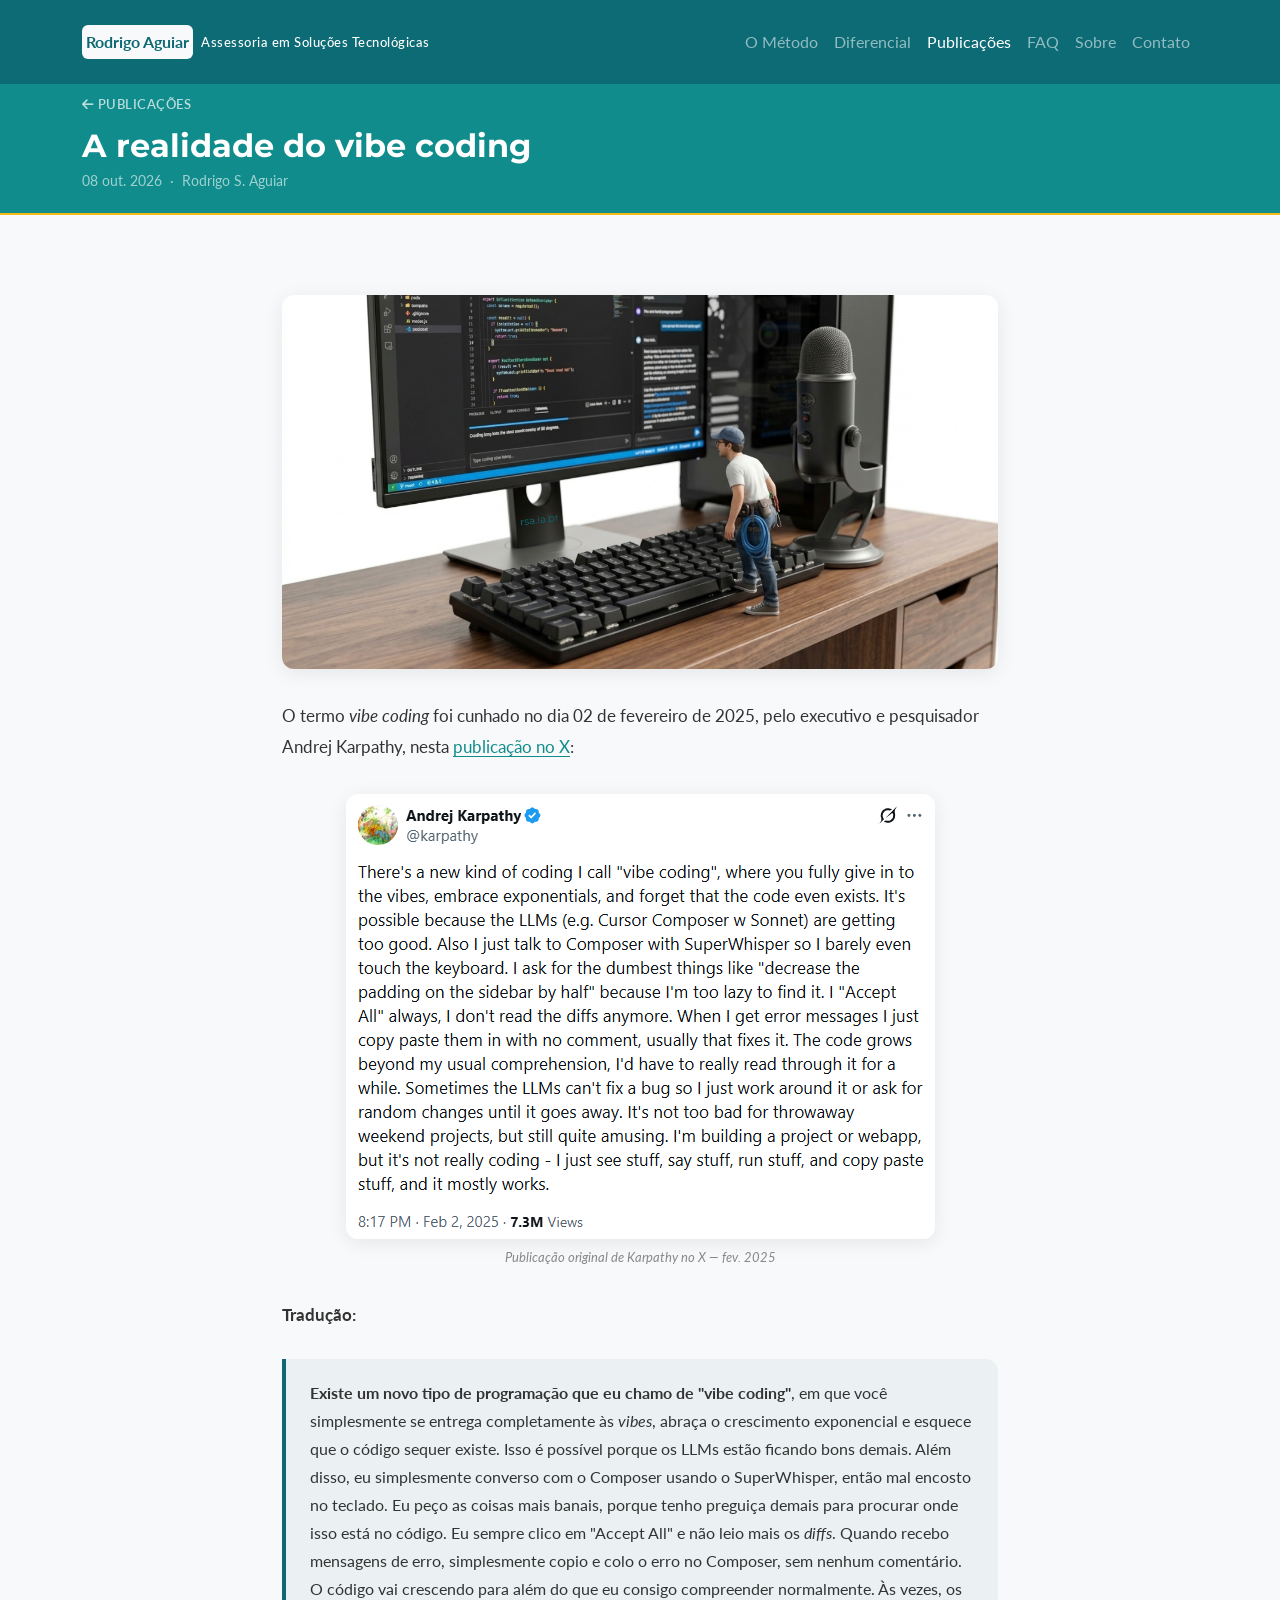
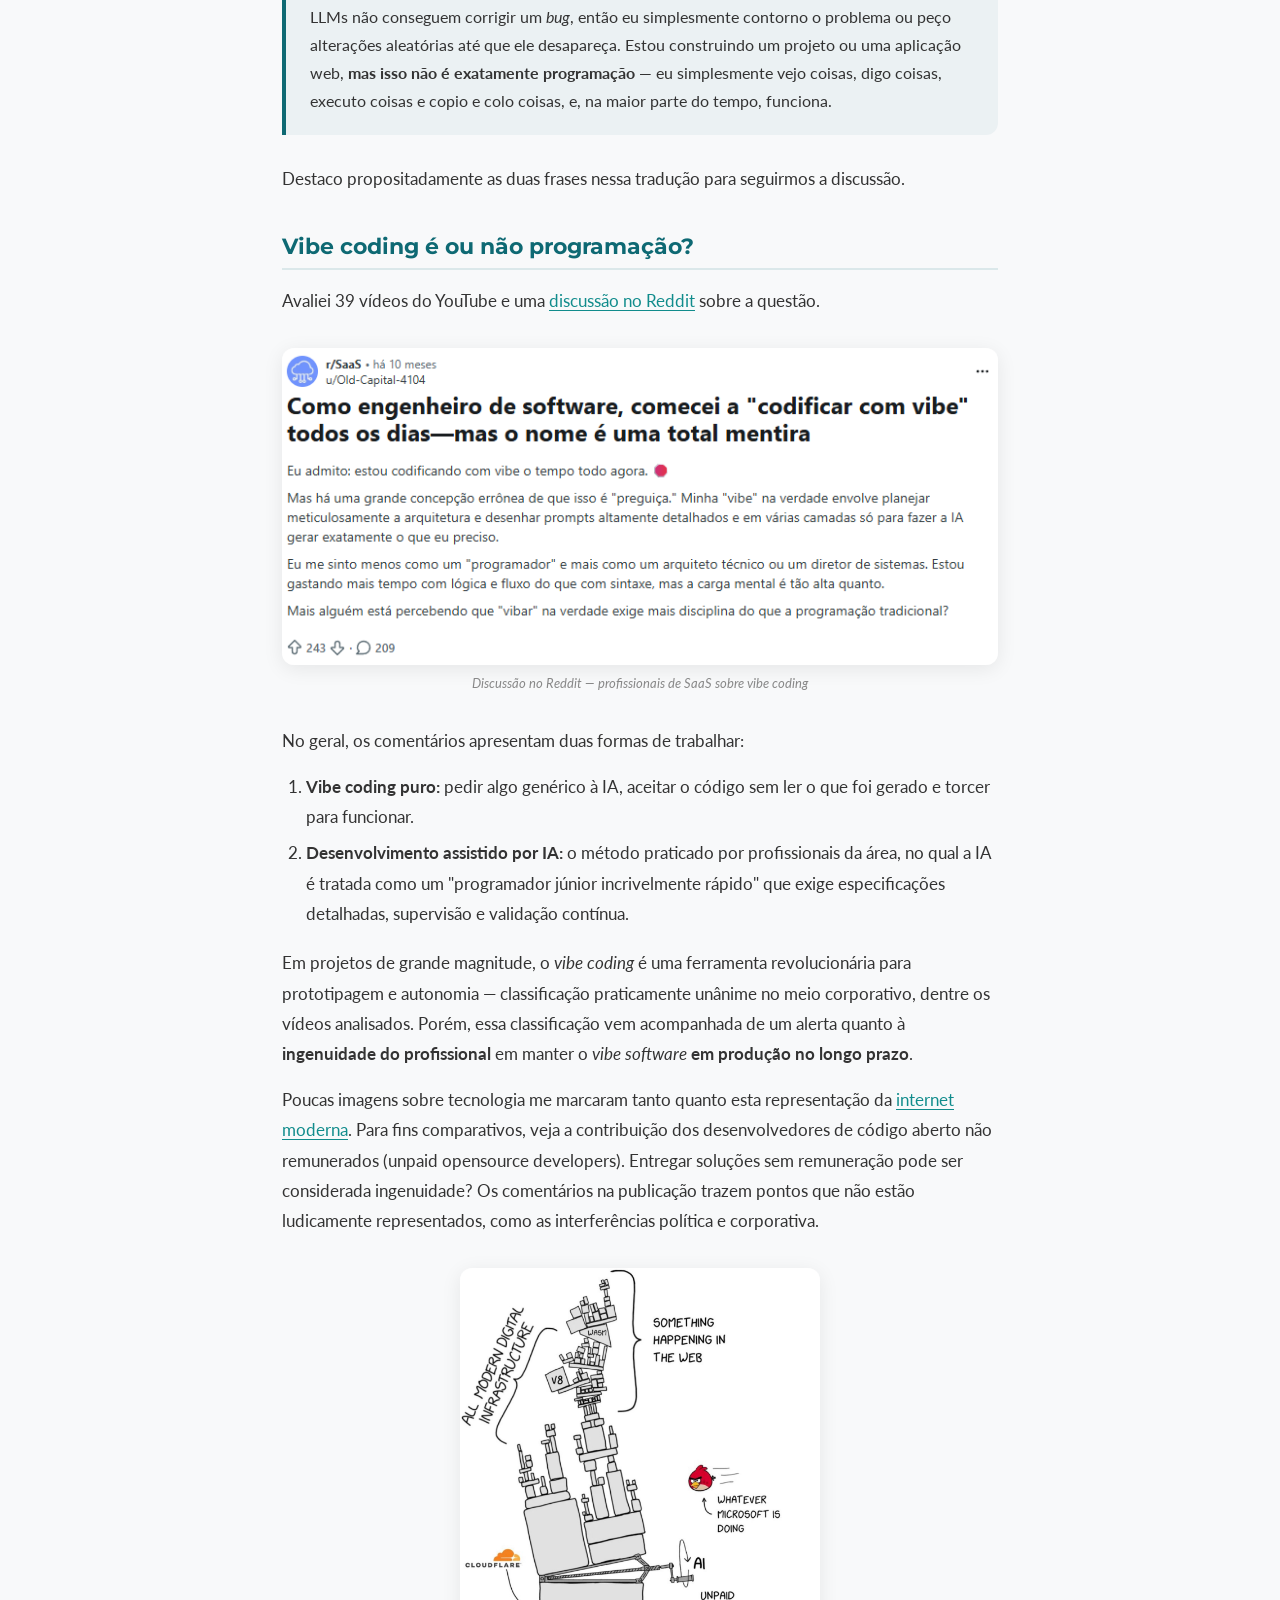
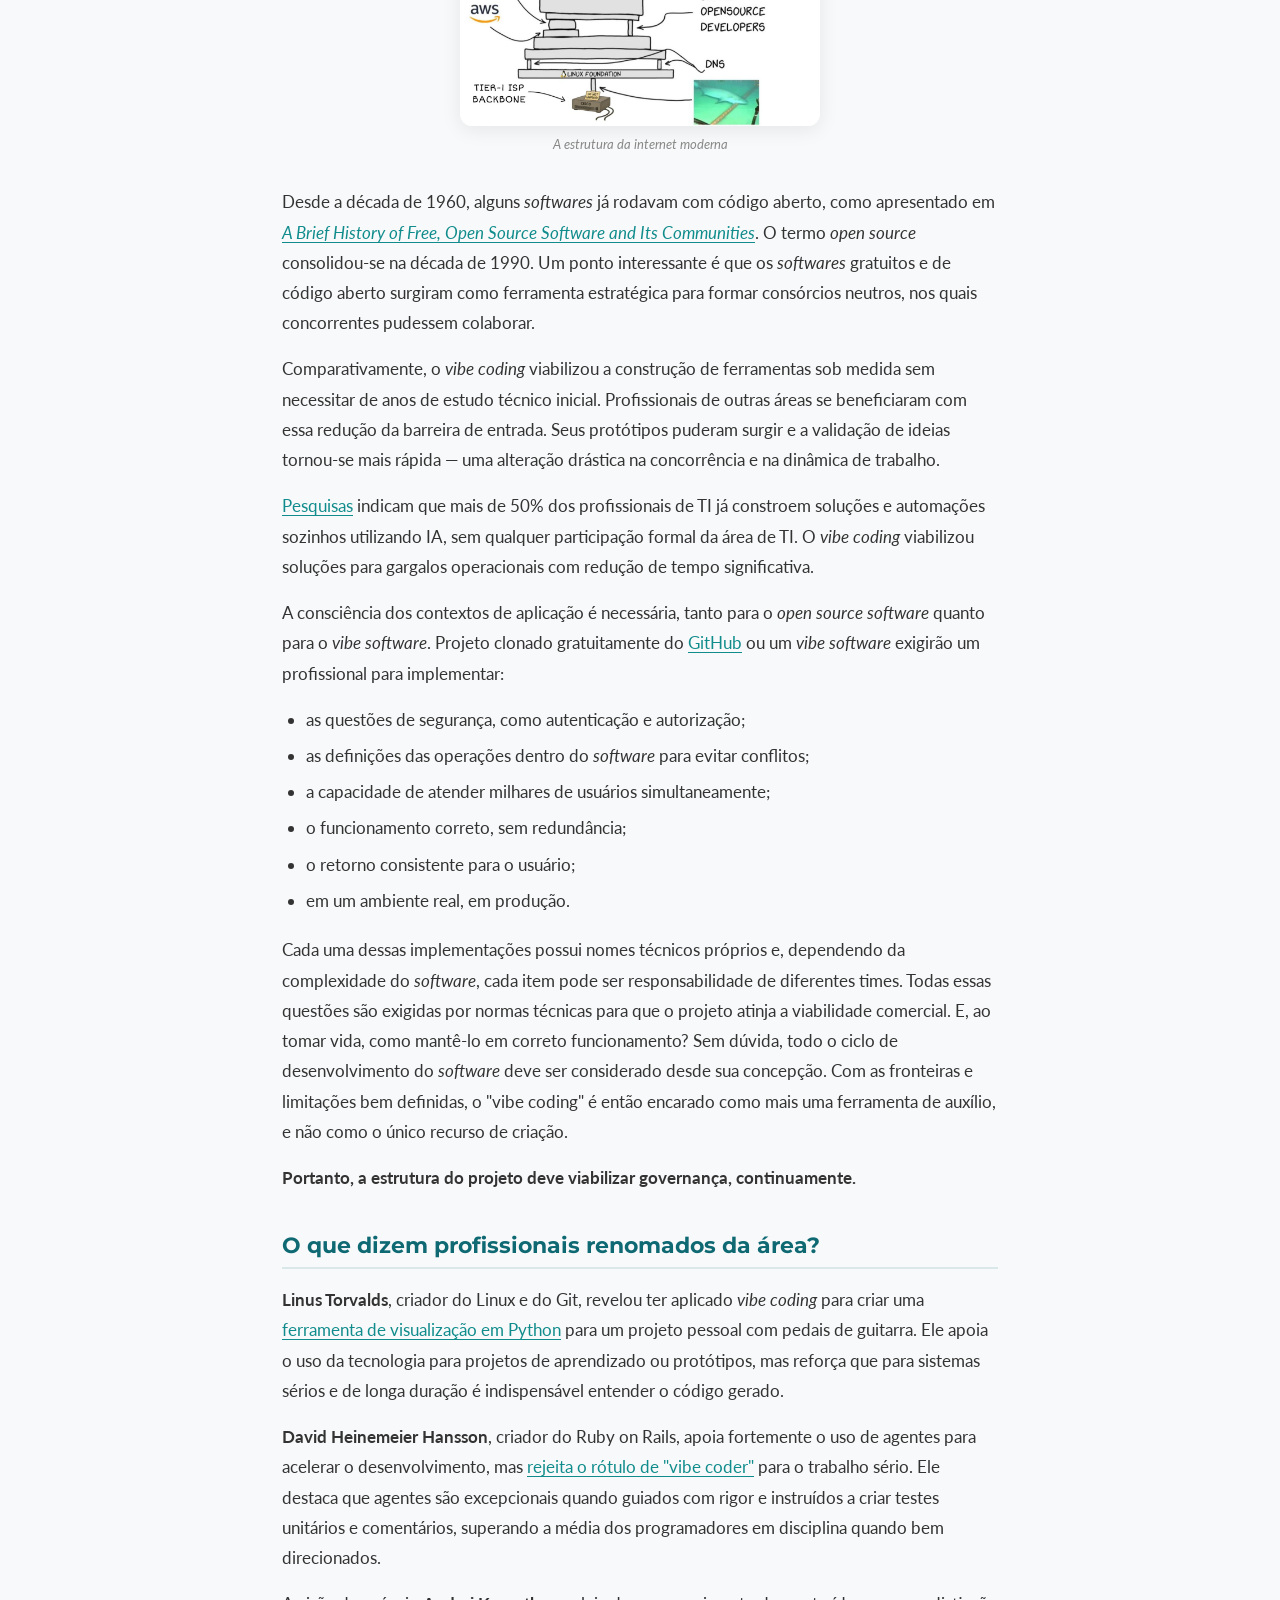
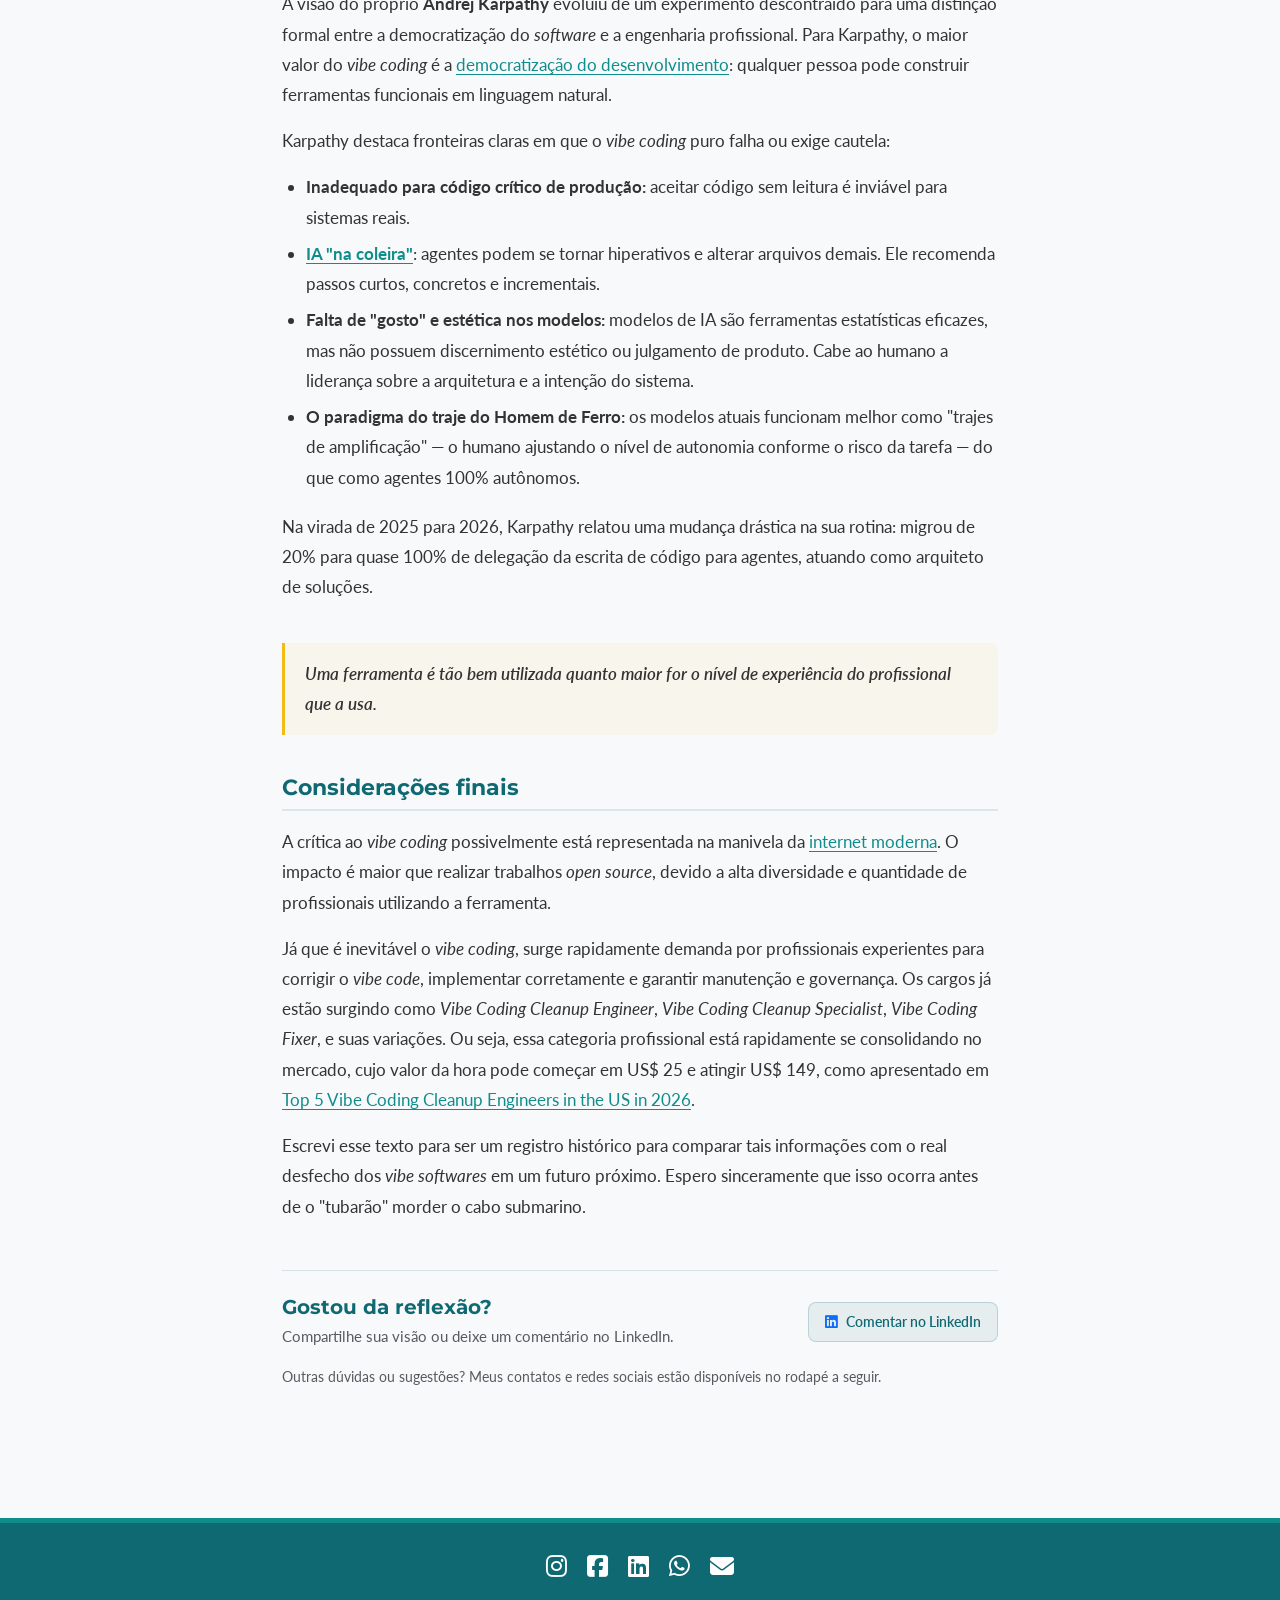
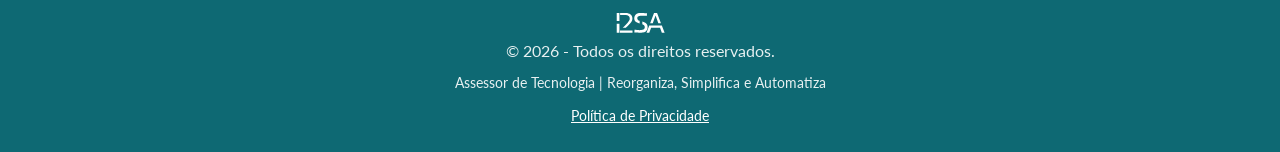
<file: notes/realidade_vibecoding.html>
<!DOCTYPE html>
<html lang="pt-BR">

<head>
    <!-- Custom CSS de cookies  -->
    <link rel="stylesheet" href="../css/cookies.css">

    <!-- Google tag (gtag.js) -->
    <script async src="https://www.googletagmanager.com/gtag/js?id=G-6FB5DGWFDK"></script>
    <script>
        window.dataLayer = window.dataLayer || [];
        function gtag() { dataLayer.push(arguments); }
        gtag('consent', 'default', {
            'ad_storage': 'denied',
            'ad_user_data': 'denied',
            'ad_personalization': 'denied',
            'analytics_storage': 'denied',
            'wait_for_update': 500
        });
        gtag('js', new Date());
        gtag('config', 'G-6FB5DGWFDK');
    </script>

    <meta charset="UTF-8">
    <meta name="viewport" content="width=device-width, initial-scale=1.0">
    <title>A realidade do vibe coding | RSA</title>
    <meta name="description" content="O que é vibe coding, o que dizem os maiores nomes da engenharia de software e qual o seu real impacto no desenvolvimento profissional.">
    <meta name="robots" content="index, follow">
    <link rel="canonical" href="https://rsa.ia.br/notes/realidade_vibecoding.html">
    <link rel="icon" type="image/png" href="../assets/images/R_icon.png">

    <!-- Open Graph -->
    <meta property="og:type" content="article">
    <meta property="og:title" content="A realidade do vibe coding | RSA">
    <meta property="og:description" content="O que é vibe coding, o que dizem os maiores nomes da engenharia de software e qual o seu real impacto no desenvolvimento profissional.">
    <meta property="og:url" content="https://rsa.ia.br/notes/realidade_vibecoding.html">
    <meta property="og:image" content="https://rsa.ia.br/assets/images/notes/2026-10-08_vibecoding.jpg">

    <!-- Google Fonts -->
    <link rel="preconnect" href="https://fonts.googleapis.com">
    <link rel="preconnect" href="https://fonts.gstatic.com" crossorigin>
    <link href="https://fonts.googleapis.com/css2?family=Lato:ital,wght@0,400;0,700;1,400&family=Montserrat:wght@700;800&family=Open+Sans:wght@600&display=swap" rel="stylesheet">

    <!-- Bootstrap 5, Font Awesome 6 e AOS -->
    <link href="https://cdn.jsdelivr.net/npm/bootstrap@5.3.3/dist/css/bootstrap.min.css" rel="stylesheet">
    <link rel="stylesheet" href="https://cdnjs.cloudflare.com/ajax/libs/font-awesome/6.5.2/css/all.min.css">
    <link rel="stylesheet" href="https://unpkg.com/aos@2.3.4/dist/aos.css">

    <!-- Custom CSS -->
    <link rel="stylesheet" href="../css/styles.css">
</head>

<body>

    <!-- ═══ NAVBAR ═══ -->
    <nav class="navbar navbar-expand-lg navbar-dark navbar-glass fixed-top">
        <div class="container">
            <a class="navbar-brand fw-bold d-flex align-items-center" href="../index.html">
                <div class="nav-brand-box bg-light p-1 rounded text-center text-rsa-primary">
                    Rodrigo Aguiar
                </div>
                <span class="ms-2 d-none d-sm-inline slogan-text">Assessoria em Soluções Tecnológicas</span>
            </a>
            <button class="navbar-toggler" type="button" data-bs-toggle="collapse" data-bs-target="#navbarNav"
                aria-controls="navbarNav" aria-expanded="false" aria-label="Abrir menu">
                <span class="navbar-toggler-icon"></span>
            </button>
            <div class="collapse navbar-collapse" id="navbarNav">
                <ul class="navbar-nav ms-auto">
                    <li class="nav-item"><a class="nav-link" href="../index.html#metodo">O Método</a></li>
                    <li class="nav-item"><a class="nav-link" href="../index.html#diferencial">Diferencial</a></li>
                    <li class="nav-item"><a class="nav-link active" href="../publicacoes.html">Publicações</a></li>
                    <li class="nav-item"><a class="nav-link" href="../index.html#faq">FAQ</a></li>
                    <li class="nav-item"><a class="nav-link" href="../index.html#sobre">Sobre</a></li>
                    <li class="nav-item"><a class="nav-link" href="../index.html#contato">Contato</a></li>
                </ul>
            </div>
        </div>
    </nav>

    <main>

        <!-- ═══ CABEÇALHO DA NOTA ═══ -->
        <header class="note-header">
            <div class="container">
                <a class="note-back" href="../publicacoes.html">
                    <i class="fa-solid fa-arrow-left me-1"></i> Publicações
                </a>
                <h1 class="note-title">A realidade do vibe coding</h1>
                <p class="note-meta">
                    <time datetime="2026-10-08">08 out. 2026</time>
                    &nbsp;·&nbsp;
                    <span>Rodrigo S. Aguiar</span>
                </p>
            </div>
        </header>

        <!-- ═══ CORPO DA NOTA ═══ -->
        <article class="note-body">
            <div class="container">

                <figure class="note-figure note-figure--hero">
                    <img src="../assets/images/notes/miniprogramador_fala_VSCode.png"
                         alt="Ilustração sobre a realidade do vibe coding">
                </figure>

                <p>O termo <em>vibe coding</em> foi cunhado no dia 02 de fevereiro de 2025, pelo executivo e pesquisador
                Andrej Karpathy, nesta <a href="https://x.com/karpathy/status/1886192184808149383?s=20"
                target="_blank" rel="noopener">publicação no X</a>:</p>

                <figure class="note-figure">
                    <img src="../assets/images/notes/andrej_publicacao_X.png"
                         alt="Publicação original de Andrej Karpathy no X criando o termo 'vibe coding'">
                    <figcaption>Publicação original de Karpathy no X — fev. 2025</figcaption>
                </figure>

                <p><strong>Tradução:</strong></p>

                <blockquote class="note-quote" cite="https://x.com/karpathy/status/1886192184808149383?s=20">
                    <strong>Existe um novo tipo de programação que eu chamo de "vibe coding"</strong>, em que você
                    simplesmente se entrega completamente às <em>vibes</em>, abraça o crescimento exponencial e esquece
                    que o código sequer existe. Isso é possível porque os LLMs estão ficando bons demais. Além disso,
                    eu simplesmente converso com o Composer usando o SuperWhisper, então mal encosto no teclado. Eu
                    peço as coisas mais banais, porque tenho preguiça demais para procurar onde isso está no código.
                    Eu sempre clico em "Accept All" e não leio mais os <em>diffs</em>. Quando recebo mensagens de
                    erro, simplesmente copio e colo o erro no Composer, sem nenhum comentário. O código vai crescendo
                    para além do que eu consigo compreender normalmente. Às vezes, os LLMs não conseguem corrigir um
                    <em>bug</em>, então eu simplesmente contorno o problema ou peço alterações aleatórias até que ele
                    desapareça. Estou construindo um projeto ou uma aplicação web, <strong>mas isso não é exatamente
                    programação</strong> — eu simplesmente vejo coisas, digo coisas, executo coisas e copio e colo
                    coisas, e, na maior parte do tempo, funciona.
                </blockquote>

                <p>Destaco propositadamente as duas frases nessa tradução para seguirmos a discussão.</p>

                <!-- ── Seção ── -->
                <h2>Vibe coding é ou não programação?</h2>

                <p>Avaliei 39 vídeos do YouTube e uma <a
                href="https://www.reddit.com/r/SaaS/comments/1pudg98/as_a_software_engineer_ive_started_vibe_coding/"
                target="_blank" rel="noopener">discussão no Reddit</a> sobre a questão.</p>

                <figure class="note-figure">
                    <img src="../assets/images/notes/vibecoding_reddit.png"
                         alt="Discussão no Reddit sobre vibe coding em projetos SaaS">
                    <figcaption>Discussão no Reddit — profissionais de SaaS sobre vibe coding</figcaption>
                </figure>

                <p>No geral, os comentários apresentam duas formas de trabalhar:</p>

                <ol>
                    <li><strong>Vibe coding puro:</strong> pedir algo genérico à IA, aceitar o código sem ler o que
                    foi gerado e torcer para funcionar.</li>
                    <li><strong>Desenvolvimento assistido por IA:</strong> o método praticado por profissionais da
                    área, no qual a IA é tratada como um "programador júnior incrivelmente rápido" que exige
                    especificações detalhadas, supervisão e validação contínua.</li>
                </ol>

                <p>Em projetos de grande magnitude, o <em>vibe coding</em> é uma ferramenta revolucionária para
                prototipagem e autonomia — classificação praticamente unânime no meio corporativo, dentre os vídeos
                analisados. Porém, essa classificação vem acompanhada de um alerta quanto à <strong>ingenuidade do
                profissional</strong> em manter o <em>vibe software</em> <strong>em produção no longo
                prazo</strong>.</p>

                <p>Poucas imagens sobre tecnologia me marcaram tanto quanto esta representação da
                <a href="https://lnkd.in/p/d8MaHxri" target="_blank" rel="noopener">internet moderna</a>. Para fins
                comparativos, veja a contribuição dos desenvolvedores de código aberto não remunerados (unpaid opensource developers). 
                Entregar soluções sem remuneração pode ser considerada ingenuidade? Os comentários na publicação trazem pontos
                que não estão ludicamente representados, como as interferências política e corporativa.</p>

                <figure class="note-figure note-figure--constrained">
                    <img id="img-internet-moderna" src="../assets/images/notes/internet_moderna.jpg"
                         alt="Diagrama representando a estrutura da internet moderna e seus pilares de sustentação">
                    <figcaption>A estrutura da internet moderna</figcaption>
                </figure>

                <p>Desde a década de 1960, alguns <em>softwares</em> já rodavam com código aberto, como apresentado
                em <a href="https://www.computer.org/csdl/magazine/co/2021/02/09353517/1r8kwgBjU9W" target="_blank"
                rel="noopener"><em>A Brief History of Free, Open Source Software and Its Communities</em></a>. O
                termo <em>open source</em> consolidou-se na década de 1990. Um ponto interessante é que os
                <em>softwares</em> gratuitos e de código aberto surgiram como ferramenta estratégica para formar
                consórcios neutros, nos quais concorrentes pudessem colaborar.</p>

                <p>Comparativamente, o <em>vibe coding</em> viabilizou a construção de ferramentas sob medida sem
                necessitar de anos de estudo técnico inicial. Profissionais de outras áreas se beneficiaram com essa
                redução da barreira de entrada. Seus protótipos puderam surgir e a validação de ideias tornou-se mais
                rápida — uma alteração drástica na concorrência e na dinâmica de trabalho.</p>

                <p><a href="https://tiinside.com.br/07/10/2026/shadow-it-metade-dos-profissionais-ja-cria-com-ia-sem-depender-do-ti-aponta-pesquisa/"
                target="_blank" rel="noopener">Pesquisas</a> indicam que mais de 50% dos profissionais de TI já
                constroem soluções e automações sozinhos utilizando IA, sem qualquer participação formal da área de
                TI. O <em>vibe coding</em> viabilizou soluções para gargalos operacionais com redução de tempo
                significativa.</p>

                <p>A consciência dos contextos de aplicação é necessária, tanto para o <em>open source software</em>
                quanto para o <em>vibe software</em>. Projeto clonado gratuitamente do
                <a href="https://www.github.com" target="_blank" rel="noopener">GitHub</a> ou um <em>vibe
                software</em> exigirão um profissional para implementar:</p>

                <ul>
                    <li>as questões de segurança, como autenticação e autorização;</li>
                    <li>as definições das operações dentro do <em>software</em> para evitar conflitos;</li>
                    <li>a capacidade de atender milhares de usuários simultaneamente;</li>
                    <li>o funcionamento correto, sem redundância;</li>
                    <li>o retorno consistente para o usuário;</li>
                    <li>em um ambiente real, em produção.</li>
                </ul>

                <p>Cada uma dessas implementações possui nomes técnicos próprios e, dependendo da complexidade do
                <em>software</em>, cada item pode ser responsabilidade de diferentes times. Todas essas questões são
                exigidas por normas técnicas para que o projeto atinja a viabilidade comercial. E, ao tomar vida, como 
                mantê-lo em correto funcionamento? Sem dúvida, todo o ciclo de desenvolvimento do <em>software</em> deve 
                ser considerado desde sua concepção. Com as fronteiras e limitações bem definidas, o "vibe coding" é então 
                encarado como mais uma ferramenta de auxílio, e não como o único recurso de criação.</p>

                <p><strong>Portanto, a estrutura do projeto deve viabilizar governança, continuamente.</strong></p>

                <!-- ── Seção ── -->
                <h2>O que dizem profissionais renomados da área?</h2>

                <p><strong>Linus Torvalds</strong>, criador do Linux e do Git, revelou ter aplicado <em>vibe
                coding</em> para criar uma <a href="https://youtu.be/3NSSGt9bZag?si=4y7jW1a5FZDg2x58" target="_blank"
                rel="noopener">ferramenta de visualização em Python</a> para um projeto pessoal com pedais de guitarra.
                Ele apoia o uso da tecnologia para projetos de aprendizado ou protótipos, mas reforça que para sistemas
                sérios e de longa duração é indispensável entender o código gerado.</p>

                <p><strong>David Heinemeier Hansson</strong>, criador do Ruby on Rails, apoia fortemente o uso de
                agentes para acelerar o desenvolvimento, mas <a href="https://youtu.be/NYFGCESmikA?si=zKKBbg2fng5VLa5i"
                target="_blank" rel="noopener">rejeita o rótulo de "vibe coder"</a> para o trabalho sério. Ele destaca
                que agentes são excepcionais quando guiados com rigor e instruídos a criar testes unitários e
                comentários, superando a média dos programadores em disciplina quando bem direcionados.</p>

                <p>A visão do próprio <strong>Andrej Karpathy</strong> evoluiu de um experimento descontraído para uma
                distinção formal entre a democratização do <em>software</em> e a engenharia profissional. Para Karpathy,
                o maior valor do <em>vibe coding</em> é a <a href="https://youtu.be/96jN2OCOfLs?si=n2IXfwYSpd2vKmD8"
                target="_blank" rel="noopener">democratização do desenvolvimento</a>: qualquer pessoa pode construir
                ferramentas funcionais em linguagem natural.</p>

                <p>Karpathy destaca fronteiras claras em que o <em>vibe coding</em> puro falha ou exige cautela:</p>

                <ul>
                    <li><strong>Inadequado para código crítico de produção:</strong> aceitar código sem leitura é
                    inviável para sistemas reais.</li>
                    <li><a href="https://youtu.be/LCEmiRjPEtQ?si=HVC5Zh2umBkNDe4p" target="_blank"
                    rel="noopener"><strong>IA "na coleira"</strong></a>: agentes podem se tornar hiperativos e
                    alterar arquivos demais. Ele recomenda passos curtos, concretos e incrementais.</li>
                    <li><strong>Falta de "gosto" e estética nos modelos:</strong> modelos de IA são ferramentas
                    estatísticas eficazes, mas não possuem discernimento estético ou julgamento de produto. Cabe ao
                    humano a liderança sobre a arquitetura e a intenção do sistema.</li>
                    <li><strong>O paradigma do traje do Homem de Ferro:</strong> os modelos atuais funcionam melhor
                    como "trajes de amplificação" — o humano ajustando o nível de autonomia conforme o risco da
                    tarefa — do que como agentes 100% autônomos.</li>
                </ul>

                <p>Na virada de 2025 para 2026, Karpathy relatou uma mudança drástica na sua rotina: migrou de 20% 
                para quase 100% de delegação da escrita de código para agentes, atuando como arquiteto de soluções.</p>

                <p class="note-closing">Uma ferramenta é tão bem utilizada quanto maior for o nível de experiência do
                profissional que a usa.</p>

                <!-- ── Conclusão ── -->
                <h2>Considerações finais</h2>

                <p>A crítica ao <em>vibe coding</em> possivelmente está representada na manivela da 
                <a href="#img-internet-moderna">internet moderna</a>. O impacto é maior que realizar 
                trabalhos <em>open source</em>, devido a alta diversidade e quantidade de profissionais utilizando a ferramenta.</p>

                <p>Já que é inevitável o <em>vibe coding</em>, surge rapidamente demanda por profissionais experientes para 
                corrigir o <em>vibe code</em>, implementar corretamente e garantir manutenção e governança. Os cargos já estão 
                surgindo como <em>Vibe Coding Cleanup Engineer</em>, <em>Vibe Coding Cleanup Specialist</em>, <em>Vibe Coding Fixer</em>, 
                e suas variações. Ou seja, essa categoria profissional está rapidamente se consolidando no mercado, cujo valor da hora  
                pode começar em US$ 25 e atingir US$ 149, como apresentado em 
                <a href="https://www.linkedin.com/pulse/top-5-vibe-coding-cleanup-engineers-us-2026-inoxoft-r1caf/" target="_blank">Top 5 Vibe 
                Coding Cleanup Engineers in the US in 2026</a>.</p>

                <p>Escrevi esse texto para ser um registro histórico para comparar tais informações com o real desfecho 
                dos <em>vibe softwares</em> em um futuro próximo. Espero sinceramente que isso ocorra antes de o "tubarão" morder o cabo submarino.</p>


                <!-- CTA -->
                <div class="note-interaction my-5 pt-4 border-top" style="border-color: rgba(14, 105, 115, 0.15) !important;">
                    <div class="d-flex flex-column flex-sm-row align-items-sm-center justify-content-between gap-3">
                        <div>
                            <h3 class="h5 fw-bold mb-1" style="font-family: 'Montserrat', sans-serif; color: var(--rsa-primary); text-transform: none; letter-spacing: normal;">
                                Gostou da reflexão?
                            </h3>
                            <p class="text-muted mb-0" style="font-size: 0.92rem;">
                                Compartilhe sua visão ou deixe um comentário no LinkedIn.
                            </p>
                        </div>
                        <div>
                            <a href="https://lnkd.in/p/dBSnNDwf" 
                               target="_blank" 
                               rel="noopener" 
                               class="btn d-inline-flex align-items-center px-3 py-2 fw-semibold text-decoration-none text-nowrap"
                               style="background-color: rgba(14, 105, 115, 0.08); color: var(--rsa-primary); border: 1px solid rgba(14, 105, 115, 0.2); border-radius: 8px; font-size: 0.9rem;">
                                <i class="fa-brands fa-linkedin me-2 text-primary"></i>
                                Comentar no LinkedIn
                            </a>
                        </div>
                    </div>
                    <p class="small text-muted mt-3 mb-0" style="font-size: 0.85rem;">
                        Outras dúvidas ou sugestões? Meus contatos e redes sociais estão disponíveis no rodapé a seguir.
                    </p>
                </div>





            </div>
        </article>

    </main>

    <!-- ═══ FOOTER ═══ -->
    <footer id="contato" class="py-4 text-white text-center">
        <div class="container">
            <div class="footer__socials mb-4">
                <a href="https://www.instagram.com/rsaguiarbr/" target="_blank" rel="noopener"
                   aria-label="Instagram" title="Instagram" class="mx-2">
                    <i class="fa-brands fa-instagram"></i>
                </a>
                <a href="https://www.facebook.com/raguiar.eng/" target="_blank" rel="noopener"
                   aria-label="Facebook" title="Facebook" class="mx-2">
                    <i class="fa-brands fa-square-facebook"></i>
                </a>
                <a href="https://linkedin.com/in/rsouzaaguiar/" target="_blank" rel="noopener"
                   aria-label="LinkedIn" title="LinkedIn" class="mx-2">
                    <i class="fa-brands fa-linkedin"></i>
                </a>
                <a href="https://wa.me/5547992704018?text=Olá%20Rodrigo.%20Entro%20em%20contato%20através%20do%20seu%20site."
                   target="_blank" rel="noopener" aria-label="WhatsApp" title="WhatsApp" class="mx-2">
                    <i class="fa-brands fa-whatsapp"></i>
                </a>
                <a href="mailto:raguiar.eng@gmail.com?subject=Contato%20pelo%20site"
                   aria-label="E-mail" title="E-mail" class="mx-2">
                    <i class="fa-solid fa-envelope"></i>
                </a>
            </div>
            <img src="../assets/images/RSA_branco_fundoTransparente.svg" alt="RSA" width="50">
            <p class="mb-0">© 2026 - Todos os direitos reservados.</p>
            <p class="small mt-2 mb-2">Assessor de Tecnologia | Reorganiza, Simplifica e Automatiza</p>
            <a class="small text-white" href="../politica-de-privacidade.html">Política de Privacidade</a>
        </div>
    </footer>

    <script src="https://cdn.jsdelivr.net/npm/bootstrap@5.3.3/dist/js/bootstrap.bundle.min.js"></script>
    <script src="https://unpkg.com/aos@2.3.4/dist/aos.js"></script>
    <script src="../js/scripts.js"></script>
    <script src="../js/cookies.js"></script>
    <script>AOS.init({ once: true, duration: 600 });</script>

</body>

</html>
</file>
<file: css/styles.css>
/* Design System RSA */
:root {
    --rsa-primary: #0E6973;
    /* Teal Profundo */
    --rsa-secondary: #118C8C;
    /* Cyan Energético */
    --rsa-support: #BAD9C3;
    /* Verde Pálido */
    --rsa-accent: #F2BB16;
    /* Amarelo Vibrante */
    --rsa-contrast: #BF820F;
    /* Bronze */
    --rsa-text: #333333;
    /* Cinza Escuro */
    --rsa-bg-light: #F8F9FA;
    --rsa-glass: rgba(255, 255, 255, 0.7);
    --rsa-transition: all 0.3s cubic-bezier(0.4, 0, 0.2, 1);
}

body {
    font-family: 'Lato', sans-serif;
    color: var(--rsa-text);
    background-color: var(--rsa-bg-light);
    line-height: 1.6;
}

.letter {
    color: #F2BB16;
    font-weight: bold;
    border: 0px solid #BF820F;
    border-radius: 20%;
    /* padding: 2px; */
}

h1,
h2,
.h1,
.h2 {
    font-family: 'Montserrat', sans-serif;
    font-weight: 700;
}

h1 {
    font-size: 42px;
}

h2 {
    font-size: 36px;
}

h3,
h4,
.section-header {
    font-family: 'Open Sans', sans-serif;
    font-size: 20px;
    text-transform: uppercase;
    letter-spacing: 1px;
}

.text-italic {
    font-family: 'Lato', sans-serif;
    font-style: italic;
}

/* Glassmorphism Classes */
.glass-card {
    background: var(--rsa-glass);
    backdrop-filter: blur(10px);
    -webkit-backdrop-filter: blur(10px);
    border: 1px solid rgba(255, 255, 255, 0.3);
    border-radius: 15px;
    box-shadow: 0 8px 32px 0 rgba(14, 105, 115, 0.1);
}

.navbar-glass {
    background: rgba(14, 105, 115, 0.92);
    backdrop-filter: blur(10px);
    -webkit-backdrop-filter: blur(10px);
    transition: var(--rsa-transition);
}

.navbar-brand {
    transition: var(--rsa-transition);
}

.nav-brand-box {
    font-size: 1rem;
    white-space: nowrap;
    transition: var(--rsa-transition);
}

.slogan-text {
    font-size: 0.8rem;
    font-weight: 500;
    letter-spacing: 0.5px;
}

/* Navbar Toggle Customization */
.navbar-toggler {
    border: none;
    padding: 8px;
    transition: var(--rsa-transition);
}

.navbar-toggler:focus {
    box-shadow: none;
    outline: none;
}

/* Mobile Menu Styles */
@media (max-width: 991.98px) {
    .navbar-collapse {
        background: rgba(14, 105, 115, 0.98);
        margin: 15px -15px 0 -15px;
        padding: 20px;
        border-radius: 0 0 20px 20px;
        box-shadow: 0 15px 30px rgba(0, 0, 0, 0.2);
        backdrop-filter: blur(15px);
        -webkit-backdrop-filter: blur(15px);
    }

    .navbar-nav {
        text-align: center;
    }

    .navbar-nav .nav-link {
        padding: 12px 0;
        font-size: 1.1rem;
        border-bottom: 1px solid rgba(255, 255, 255, 0.05);
    }

    .navbar-nav .nav-item:last-child .nav-link {
        border-bottom: none;
    }
}

@media (max-width: 575.98px) {
    .nav-brand-box {
        font-size: 0.9rem;
        padding: 4px 8px !important;
    }

    .navbar-brand {
        margin-right: 0;
    }
}

/* Custom Buttons */
.btn-rsa {
    background: var(--rsa-accent);
    color: var(--rsa-primary);
    font-weight: 700;
    border: none;
    border-radius: 10px;
    padding: 12px 30px;
    transition: transform 0.2s, box-shadow 0.2s;
    text-transform: uppercase;
}

.btn-rsa:hover {
    transform: translateY(-3px);
    box-shadow: 0 5px 15px rgba(242, 187, 22, 0.4);
    background: var(--rsa-contrast);
    color: white;
}

/* Hero Section */
.hero-section {
    padding: 120px 0 80px;
    background: linear-gradient(135deg, var(--rsa-primary) 0%, var(--rsa-secondary) 100%);
    color: white;
}

.hero-placeholder {
    width: 100%;
    min-height: 300px;
    background: rgba(255, 255, 255, 0.1);
    border: 2px dashed rgba(255, 255, 255, 0.3);
    display: flex;
    align-items: center;
    justify-content: center;
    border-radius: 20px;
}

/* AI Summary Box */
.ai-summary-box {
    display: flex;
    align-items: center;
    gap: 15px;
    margin-bottom: 30px;
    padding: 10px 20px;
    background: rgba(255, 255, 255, 0.08);
    border-radius: 10px;
    width: fit-content;
    border: 1px solid rgba(255, 255, 255, 0.15);
    backdrop-filter: blur(8px);
    -webkit-backdrop-filter: blur(8px);
    animation: fadeIn 1s ease-out;
}

.ai-summary-label {
    font-size: 0.85rem;
    font-weight: 600;
    color: rgba(255, 255, 255, 0.9);
    letter-spacing: 0.5px;
    text-transform: uppercase;
    margin: 0;
}

.ai-btn-group {
    display: flex;
    gap: 15px;
    flex-wrap: wrap;
    justify-content: center;
}

.ai-btn {
    color: var(--rsa-accent);
    transition: var(--rsa-transition);
    display: flex;
    align-items: center;
    justify-content: center;
    text-decoration: none;
    opacity: 0.85;
}

.ai-btn:hover {
    color: white;
    opacity: 1;
    transform: scale(1.15);
}

.ai-btn svg {
    width: 32px;
    height: 32px;
}

@keyframes fadeIn {
    from {
        opacity: 0;
        transform: translateY(10px);
    }

    to {
        opacity: 1;
        transform: translateY(0);
    }
}

/* Utility */
.section-padding {
    padding: 80px 0;
}

.text-rsa-primary {
    color: var(--rsa-primary);
}

.text-rsa-secondary {
    color: var(--rsa-secondary);
}

/* RSA Method Steps */
.rsa-steps-container {
    position: relative;
    padding-left: 0;
}

.rsa-steps-container::before {
    content: '';
    position: absolute;
    left: 40px;
    top: 30px;
    bottom: 30px;
    width: 2px;
    background: linear-gradient(to bottom, var(--rsa-primary), var(--rsa-secondary), var(--rsa-accent));
    opacity: 0.15;
    z-index: 1;
}

@media (max-width: 575.98px) {
    .rsa-steps-container::before {
        left: 30px;
    }
}

.rsa-step-item {
    display: flex;
    gap: 20px;
    margin-bottom: 30px;
    transition: all 0.4s cubic-bezier(0.165, 0.84, 0.44, 1);
    padding: 24px;
    border-radius: 18px;
    background: rgba(255, 255, 255, 0.5);
    backdrop-filter: blur(8px);
    -webkit-backdrop-filter: blur(8px);
    border: 1px solid rgba(255, 255, 255, 0.4);
    position: relative;
    z-index: 2;
}

.rsa-step-item:hover {
    background: #ffffff;
    transform: translateX(12px) translateY(-5px);
    box-shadow: 0 20px 40px rgba(14, 105, 115, 0.12);
    border-color: rgba(14, 105, 115, 0.1);
}

.rsa-icon-box {
    flex-shrink: 0;
    width: 60px;
    height: 60px;
    background: var(--rsa-primary);
    color: white;
    display: flex;
    align-items: center;
    justify-content: center;
    border-radius: 16px;
    font-size: 24px;
    box-shadow: 0 8px 20px rgba(14, 105, 115, 0.2);
    transition: all 0.3s ease;
}

.rsa-step-item:hover .rsa-icon-box {
    transform: scale(1.1) rotate(5deg);
    box-shadow: 0 12px 25px rgba(14, 105, 115, 0.3);
}

.small-icon-box {
    width: 40px !important;
    height: 40px !important;
    font-size: 1rem !important;
    border-radius: 8px !important;
}

.rsa-step-content h3 {
    margin-bottom: 8px;
    font-size: 1.25rem;
    color: var(--rsa-primary);
    display: flex;
    align-items: center;
}

.rsa-step-content p {
    margin-bottom: 5px;
    font-size: 0.95rem;
}

.method-link {
    text-decoration: none;
    color: inherit;
    transition: var(--rsa-transition);
    cursor: pointer;
    position: relative;
    display: inline-block;
}

.method-link::after {
    content: '';
    position: absolute;
    width: 0;
    height: 2px;
    bottom: -2px;
    left: 0;
    background-color: var(--rsa-accent);
    transition: var(--rsa-transition);
}

.method-link:hover {
    color: var(--rsa-secondary);
}

.method-link:hover::after {
    width: 100%;
}

.bmc-container {
    background: rgba(255, 255, 255, 0.6);
    backdrop-filter: blur(10px);
    -webkit-backdrop-filter: blur(10px);
    padding: 30px;
    border-radius: 24px;
    border: 1px solid rgba(255, 255, 255, 0.5);
    box-shadow: 0 10px 40px rgba(0, 0, 0, 0.04);
    transition: all 0.4s ease;
    height: 100%;
}

.bmc-container:hover {
    transform: translateY(-8px);
    box-shadow: 0 20px 60px rgba(14, 105, 115, 0.1);
    border-color: rgba(14, 105, 115, 0.1);
}

.bmc-image {
    width: 100%;
    height: auto;
    object-fit: contain;
    border-radius: 10px;
}

.bmc-image-wrapper {
    position: relative;
    cursor: pointer;
    overflow: hidden;
    border-radius: 12px;
}

.bmc-overlay {
    position: absolute;
    top: 0;
    left: 0;
    width: 100%;
    height: 100%;
    background: rgba(14, 105, 115, 0.4);
    display: flex;
    flex-direction: column;
    align-items: center;
    justify-content: center;
    color: white;
    opacity: 0;
    transition: var(--rsa-transition);
    backdrop-filter: blur(2px);
}

.bmc-image-wrapper:hover .bmc-overlay {
    opacity: 1;
}

.bmc-overlay i {
    font-size: 2rem;
    margin-bottom: 10px;
    transform: translateY(20px);
    transition: var(--rsa-transition);
}

.bmc-image-wrapper:hover .bmc-overlay i {
    transform: translateY(0);
}

.bmc-overlay span {
    font-weight: 600;
    text-transform: uppercase;
    font-size: 0.8rem;
    letter-spacing: 1px;
}


/* ---------- Balão de informação -----------*/
/* Container que envolve a palavra e o botão */
.tooltip-container {
    position: relative;
    display: inline-block;
    cursor: default;
}

/* O pequeno botão de interrogação */
.tooltip-btn {
    background-color: #007bff;
    color: white;
    border: none;
    border-radius: 50%;
    width: 16px;
    height: 16px;
    font-size: 10px;
    cursor: pointer;
    position: absolute;
    top: -10px;
    /* Ajusta a altura (sobrescrito) */
    right: -5px;
    /* Posiciona à direita da palavra */
    display: flex;
    align-items: center;
    justify-content: center;
}

/* O balão informativo (escondido por padrão) */
.tooltip-text {
    visibility: hidden;
    width: 160px;
    background-color: #333;
    color: #fff;
    text-align: center;
    border-radius: 6px;
    padding: 8px;
    position: absolute;
    z-index: 1;
    bottom: 125%;
    /* Aparece acima da palavra */
    left: 50%;
    margin-left: -80px;
    /* Centraliza o balão */
    opacity: 0;
    transition: opacity 0.3s;
    font-size: 14px;
    line-height: 1.4;
}

/* Accordion RSA (FAQ) */
.accordion-item {
    background: var(--rsa-glass) !important;
    backdrop-filter: blur(10px);
    -webkit-backdrop-filter: blur(10px);
    border: 1px solid rgba(255, 255, 255, 0.3) !important;
    margin-bottom: 15px;
    border-radius: 15px !important;
    overflow: hidden;
    box-shadow: 0 4px 15px rgba(14, 105, 115, 0.05);
    transition: var(--rsa-transition);
}

.accordion-item:hover {
    transform: translateY(-2px);
    box-shadow: 0 8px 25px rgba(14, 105, 115, 0.1);
}

.accordion-header {
    margin-bottom: 0;
}

.accordion-button {
    font-family: 'Montserrat', sans-serif;
    font-weight: 700;
    font-size: 1.05rem;
    color: var(--rsa-primary) !important;
    background: transparent !important;
    padding: 20px 25px;
    box-shadow: none !important;
}

.accordion-button:not(.collapsed) {
    color: var(--rsa-primary) !important;
    border-bottom: 1px solid rgba(14, 105, 115, 0.1);
}

.accordion-button::after {
    content: "\f067";
    font-family: "Font Awesome 6 Free";
    font-weight: 900;
    background-image: none;
    transform: none;
    transition: all 0.3s ease;
    color: var(--rsa-accent);
    font-size: 1.2rem;
}

.accordion-button:not(.collapsed)::after {
    content: "\f068";
    color: var(--rsa-primary);
    transform: rotate(180deg);
}

.accordion-body {
    font-size: 1rem;
    color: var(--rsa-text);
    padding: 20px 25px 25px;
    line-height: 1.7;
}

.accordion-body strong {
    color: var(--rsa-primary);
}

/* Seta do balão */
.tooltip-text::after {
    content: "";
    position: absolute;
    top: 100%;
    left: 50%;
    margin-left: -5px;
    border-width: 5px;
    border-style: solid;
    border-color: #333 transparent transparent transparent;
}

/* Footer Styling */
footer {
    background-color: var(--rsa-primary) !important;
    padding: 60px 0 30px;
    border-top: 5px solid var(--rsa-secondary);
}

footer p {
    color: rgba(255, 255, 255, 0.9);
}

footer .footer__socials a {
    color: #ffffff;
    font-size: 24px;
    transition: all 0.3s ease;
    display: inline-block;
}

footer .footer__socials a:hover {
    color: var(--rsa-accent);
    transform: scale(1.2);
}

footer .small.text-muted {
    color: rgba(255, 255, 255, 0.6) !important;
}

/* Mostrar o balão ao clicar (focus) ou passar o mouse */
.tooltip-btn:focus+.tooltip-text,
.tooltip-container:hover .tooltip-text {
    visibility: visible;
    opacity: 1;
}

/* ════════════════════════════════════════
   PLAN CARDS — Seção de Planos RSA
════════════════════════════════════════ */
.plan-card {
    border-radius: 20px;
    transition: var(--rsa-transition);
}

.plan-card:hover {
    transform: translateY(-8px);
    box-shadow: 0 20px 50px rgba(14, 105, 115, 0.15);
}

/* Card destaque */
.plan-card--featured {
    border: 2px solid var(--rsa-accent) !important;
    background: linear-gradient(160deg,
            rgba(14, 105, 115, 0.06) 0%,
            rgba(242, 187, 22, 0.04) 100%) !important;
    box-shadow: 0 12px 40px rgba(242, 187, 22, 0.15);
}

.plan-card--featured:hover {
    box-shadow: 0 20px 60px rgba(242, 187, 22, 0.25);
}

/* Badge "Mais Escolhido" */
.plan-popular-badge {
    position: absolute;
    top: -14px;
    left: 50%;
    transform: translateX(-50%);
    background: var(--rsa-accent);
    color: var(--rsa-primary);
    font-family: 'Montserrat', sans-serif;
    font-weight: 700;
    font-size: .78rem;
    padding: 5px 18px;
    border-radius: 20px;
    white-space: nowrap;
    letter-spacing: .5px;
    text-transform: uppercase;
    box-shadow: 0 4px 12px rgba(242, 187, 22, 0.35);
}

/* Badge de prazo */
.plan-badge {
    display: inline-flex;
    align-items: center;
    background: rgba(14, 105, 115, 0.1);
    color: var(--rsa-primary);
    font-size: .78rem;
    font-weight: 700;
    padding: 5px 14px;
    border-radius: 20px;
    text-transform: uppercase;
    letter-spacing: .5px;
}

.plan-badge--accent {
    background: rgba(242, 187, 22, 0.15);
    color: var(--rsa-contrast);
}

.plan-badge--dark {
    background: rgba(51, 51, 51, 0.08);
    color: var(--rsa-text);
}

/* Nome do plano */
.plan-name {
    font-family: 'Montserrat', sans-serif;
    font-size: 1.35rem;
    font-weight: 800;
    color: var(--rsa-primary);
}

/* Lista de features */
.plan-features li {
    padding: 7px 0;
    font-size: .93rem;
    border-bottom: 1px solid rgba(0, 0, 0, .04);
    line-height: 1.5;
}

.plan-features li:last-child {
    border-bottom: none;
}

/* Bloco de preço */
.plan-price {
    text-align: center;
    padding: 16px;
    background: rgba(14, 105, 115, 0.05);
    border-radius: 12px;
}

.plan-from {
    display: block;
    font-size: .78rem;
    color: #888;
    text-transform: uppercase;
    letter-spacing: .5px;
    margin-bottom: 2px;
}

.plan-value {
    font-family: 'Montserrat', sans-serif;
    font-size: 2rem;
    font-weight: 800;
    color: var(--rsa-primary);
    line-height: 1.1;
}

.plan-period {
    display: block;
    font-size: .8rem;
    color: #999;
    margin-top: 2px;
}

/* Botão outline para planos secundários */
.btn-outline-plan {
    display: block;
    text-align: center;
    background: transparent;
    color: var(--rsa-primary);
    font-weight: 700;
    border: 2px solid var(--rsa-primary);
    border-radius: 10px;
    padding: 12px 20px;
    font-size: .88rem;
    text-transform: uppercase;
    text-decoration: none;
    transition: var(--rsa-transition);
}

.btn-outline-plan:hover {
    background: var(--rsa-primary);
    color: #fff;
    transform: translateY(-2px);
    box-shadow: 0 6px 18px rgba(14, 105, 115, 0.25);
}

/* Ajuste do btn-rsa para ocupar largura total */
.plan-card .btn-rsa {
    display: block;
    text-align: center;
    font-size: .88rem;
}

/* ══════════════════════════════════════════════
   HERO SECTION v2.0 — RSA
   Princípio: Split layout | Visual hierarchy
   Mobile-first obrigatório
════════════════════════════════════════════════ */

/* ── Badge de Autoridade ── */
.hero-badge {
    display: inline-flex;
    align-items: center;
    background: rgba(242, 187, 22, 0.15);
    border: 1px solid rgba(242, 187, 22, 0.4);
    color: var(--rsa-accent);
    padding: 8px 18px;
    border-radius: 30px;
    font-size: 0.82rem;
    font-weight: 700;
    letter-spacing: 0.5px;
    text-transform: uppercase;
}

/* ── Título principal ── */
.hero-title {
    font-family: 'Montserrat', sans-serif;
    font-size: 2.8rem;
    font-weight: 800;
    color: #ffffff;
    line-height: 1.15;
}

.hero-highlight {
    color: var(--rsa-accent);
    position: relative;
    display: inline-block;
}

/* Sublinhado animado na palavra destacada */
.hero-highlight::after {
    content: '';
    position: absolute;
    bottom: -4px;
    left: 0;
    width: 100%;
    height: 3px;
    background: var(--rsa-accent);
    border-radius: 2px;
    animation: underline-grow 0.8s 0.8s ease-out both;
}

@keyframes underline-grow {
    from {
        transform: scaleX(0);
        transform-origin: left;
    }

    to {
        transform: scaleX(1);
        transform-origin: left;
    }
}

/* ── Subtítulo ── */
.hero-subtitle {
    font-size: 1.1rem;
    color: rgba(255, 255, 255, 0.88);
    line-height: 1.7;
    max-width: 520px;
}

.hero-subtitle strong {
    color: var(--rsa-accent);
    font-weight: 700;
}

/* ── CTA Principal ── */
.btn-hero-cta {
    display: inline-flex;
    align-items: center;
    padding: 14px 32px;
    font-size: 1rem;
    font-weight: 700;
    border-radius: 12px;
    text-decoration: none;
    text-transform: uppercase;
    letter-spacing: 0.5px;
    transition: var(--rsa-transition);
    background: var(--rsa-accent);
    color: var(--rsa-primary);
}

.btn-hero-cta:hover {
    background: #fff;
    color: var(--rsa-primary);
    transform: translateY(-3px);
    box-shadow: 0 8px 24px rgba(242, 187, 22, 0.45);
}

/* ── CTA Secundário ── */
.btn-hero-secondary {
    display: inline-flex;
    align-items: center;
    color: rgba(255, 255, 255, 0.8);
    font-size: 0.95rem;
    font-weight: 600;
    text-decoration: none;
    transition: var(--rsa-transition);
    border-bottom: 1px dashed rgba(255, 255, 255, 0.4);
    padding-bottom: 2px;
}

.btn-hero-secondary:hover {
    color: var(--rsa-accent);
    border-bottom-color: var(--rsa-accent);
}

/* ── Micro-copy ── */
.hero-microcopy {
    font-size: 0.8rem;
    color: rgba(255, 255, 255, 0.55);
    margin-bottom: 0;
}

.hero-microcopy i {
    color: rgba(255, 255, 255, 0.4);
}

/* ══════════════════════════════════════════════
   VISUAL WRAPPER — Logo + Rings + Badges flutuantes
════════════════════════════════════════════════ */
.hero-visual-wrapper {
    position: relative;
    display: inline-block;
}

/* Anel externo decorativo estático */
.hero-ring-outer {
    width: 300px;
    height: 300px;
    border-radius: 50%;
    border: 1px solid rgba(242, 187, 22, 0.2);
    display: flex;
    align-items: center;
    justify-content: center;
    margin: 0 auto;
    position: relative;
    transition: var(--rsa-transition);
}

/* Anel interno estático com glassmorphism */
.hero-ring-inner {
    width: 240px;
    height: 240px;
    border-radius: 50%;
    background: rgba(255, 255, 255, 0.06);
    backdrop-filter: blur(10px);
    -webkit-backdrop-filter: blur(10px);
    border: 1px solid rgba(255, 255, 255, 0.12);
    display: flex;
    align-items: center;
    justify-content: center;
    box-shadow: 0 8px 40px rgba(0, 0, 0, 0.2);
}

.hero-logo {
    width: 160px;
    height: auto;
    filter: drop-shadow(0 4px 16px rgba(242, 187, 22, 0.3));
    transition: var(--rsa-transition);
}

/* Hover — Efeito de ênfase no círculo amarelo ao interagir com o logo */
.hero-visual-wrapper:hover .hero-ring-outer {
    border-color: rgba(242, 187, 22, 0.6);
    box-shadow: 0 0 30px rgba(242, 187, 22, 0.15);
}

.hero-visual-wrapper:hover .hero-logo {
    transform: scale(1.05);
    filter: drop-shadow(0 8px 24px rgba(242, 187, 22, 0.5));
}


/* ── Selos flutuantes ── */
.hero-badge-float {
    position: absolute;
    background: rgba(255, 255, 255, 0.12);
    backdrop-filter: blur(8px);
    -webkit-backdrop-filter: blur(8px);
    border: 1px solid rgba(255, 255, 255, 0.2);
    color: #fff;
    font-size: 0.75rem;
    font-weight: 700;
    padding: 8px 14px;
    border-radius: 20px;
    white-space: nowrap;
    box-shadow: 0 4px 16px rgba(0, 0, 0, 0.2);
}

.hero-badge-float--tl {
    top: 20px;
    left: -30px;
}

.hero-badge-float--br {
    bottom: 20px;
    right: -30px;
}

/* ══════════════════════════════════════════════
   ESTATÍSTICAS — Prova Social
════════════════════════════════════════════════ */
.hero-stats-row {
    display: flex;
    align-items: center;
    justify-content: center;
    gap: 0;
    background: rgba(255, 255, 255, 0.07);
    border: 1px solid rgba(255, 255, 255, 0.12);
    border-radius: 16px;
    padding: 20px 24px;
    backdrop-filter: blur(8px);
    -webkit-backdrop-filter: blur(8px);
}

.hero-stat-item {
    display: flex;
    flex-direction: column;
    align-items: center;
    flex: 1;
    gap: 4px;
}

.hero-stat-value {
    font-family: 'Montserrat', sans-serif;
    font-size: 1.8rem;
    font-weight: 800;
    color: var(--rsa-accent);
    line-height: 1;
}

.hero-stat-label {
    font-size: 0.72rem;
    color: rgba(255, 255, 255, 0.65);
    text-align: center;
    line-height: 1.4;
}

.hero-stat-divider {
    width: 1px;
    height: 40px;
    background: rgba(255, 255, 255, 0.15);
    flex-shrink: 0;
    margin: 0 8px;
}

/* ══════════════════════════════════════════════
   WAVE SEPARADOR
════════════════════════════════════════════════ */
.hero-wave {
    position: absolute;
    bottom: 0;
    left: 0;
    right: 0;
    line-height: 0;
}

.hero-wave svg {
    display: block;
    width: 100%;
    height: 80px;
}

/* Ajuste de padding-bottom para não cortar a wave */
.hero-section {
    padding-bottom: 100px;
    position: relative;
    overflow: hidden;
}

/* ══════════════════════════════════════════════
   RESPONSIVIDADE — Mobile First
════════════════════════════════════════════════ */
@media (max-width: 991.98px) {
    .hero-title {
        font-size: 2.2rem;
    }

    .hero-subtitle {
        max-width: 100%;
        font-size: 1rem;
    }

    .hero-ring-outer {
        width: 240px;
        height: 240px;
    }

    .hero-ring-inner {
        width: 190px;
        height: 190px;
    }

    .hero-logo {
        width: 120px;
    }

    .hero-badge-float--tl {
        left: 0;
        top: 10px;
        font-size: 0.68rem;
    }

    .hero-badge-float--br {
        right: 0;
        bottom: 10px;
        font-size: 0.68rem;
    }

    .btn-hero-cta,
    .btn-hero-secondary {
        display: block;
        text-align: center;
        margin-bottom: 12px;
    }
}

@media (max-width: 575.98px) {
    .hero-title {
        font-size: 1.85rem;
    }

    .hero-stat-value {
        font-size: 1.4rem;
    }

    .hero-stats-row {
        padding: 16px 12px;
    }

    .hero-badge-float {
        display: none;
        /* Evita overflow em telas muito pequenas */
    }
}

/* ── Utility Classes ── */
.z-index-1 {
    position: relative;
    z-index: 1;
}

.opacity-05 {
    opacity: 0.5;
}

.extra-small {
    font-size: 0.75rem;
}

.border-dashed {
    border-style: dashed !important;
}

.border-opacity-25 {
    border-color: rgba(14, 105, 115, 0.25) !important;
}

/* ── RSA Component Enhancements ── */
.btn-outline-rsa {
    color: var(--rsa-primary);
    border: 2px solid var(--rsa-primary);
    background: transparent;
    padding: 10px 25px;
    border-radius: 12px;
    font-weight: 600;
    transition: all 0.3s ease;
    text-decoration: none;
    display: inline-flex;
    align-items: center;
    justify-content: center;
}

.btn-outline-rsa:hover {
    background: var(--rsa-primary);
    color: var(--rsa-accent);
    transform: translateY(-2px);
    box-shadow: 0 5px 15px rgba(14, 105, 115, 0.2);
}

.small-icon-box {
    width: 45px !important;
    height: 45px !important;
    font-size: 1.2rem !important;
    flex-shrink: 0;
}

.bg-rsa-support-light {
    background: var(--rsa-support);
}

.text-rsa-primary {
    color: var(--rsa-primary) !important;
}

.bg-rsa-primary {
    background-color: var(--rsa-primary) !important;
}

.bg-rsa-primary-light {
    background-color: rgba(14, 105, 115, 0.1) !important;
}

.bg-rsa-accent {
    background-color: var(--rsa-accent) !important;
}

.max-width-700 {
    max-width: 700px !important;
}


.max-width-600 {
    max-width: 600px !important;
}


/* ══════════════════════════════════════════════
   PUBLICAÇÕES — pub-hero + pub-card
   Reutiliza: .glass-card, .hero-section, tokens --rsa-*
════════════════════════════════════════════════ */

.pub-header {
    background: #118C8C;
    border-bottom: 2px solid #F2BB16;
    padding: 96px 0 20px;
}

.pub-header h1 {
    font-size: clamp(1.4rem, 3vw, 1.9rem);
    color: #fff;
    margin-bottom: 2px;
}

.pub-header-sub {
    color: #F2BB16;
    font-size: 1.1rem;
    margin: 0;
    opacity: 0.9;
}

.pub-section {
    padding: 56px 0 80px;
}

/* Largura otimizada e centralizada */
.pub-list {
    max-width: 620px;
    margin: 0 auto;
    display: flex;
    flex-direction: column;
    gap: 20px;
}

.pub-link {
    display: block;
    padding: 20px;
    color: var(--rsa-text);
    text-decoration: none;
    transition: var(--rsa-transition);
}

.pub-link:hover {
    color: var(--rsa-text);
}

.pub-link:focus-visible {
    outline: 3px solid var(--rsa-accent);
    outline-offset: 3px;
}

/* Elevação no card ao hover do link */
article.glass-card:hover {
    transform: translateY(-4px);
    box-shadow: 0 16px 40px rgba(14, 105, 115, 0.15);
}

/* Topo do card: imagem à esquerda + bloco com 2 linhas (Data e Título) */
.pub-head {
    display: flex;
    align-items: center;
    gap: 16px;
}

/* Miniatura ocupando as 2 linhas superiores */
.pub-thumb {
    width: 80px;
    height: 80px;
    object-fit: cover;
    border-radius: 12px;
    flex-shrink: 0;
    box-shadow: 0 4px 12px rgba(14, 105, 115, 0.12);
}

/* Bloco vertical das duas primeiras linhas */
.pub-meta {
    display: flex;
    flex-direction: column;
    justify-content: center;
    gap: 4px;
    min-width: 0;
}

/* Linha 1: Data */
.pub-date {
    font-size: 0.82rem;
    font-weight: 700;
    color: var(--rsa-secondary);
    text-transform: uppercase;
    letter-spacing: 0.5px;
    margin: 0;
}

/* Linha 2: Título */
.pub-title {
    font-family: 'Montserrat', sans-serif;
    font-size: 1.15rem;
    font-weight: 700;
    line-height: 1.3;
    color: var(--rsa-primary);
    margin: 0;
    transition: var(--rsa-transition);
}

.pub-link:hover .pub-title {
    color: var(--rsa-secondary);
}

/* Linha 3: Primeira frase / resumo da publicação */
.pub-excerpt {
    margin: 14px 0 0;
    font-size: 0.95rem;
    line-height: 1.6;
    color: var(--rsa-text);
}

@media (min-width: 768px) {
    .pub-link { padding: 24px; }
    .pub-head { gap: 18px; }
    .pub-thumb { width: 88px; height: 88px; border-radius: 14px; }
    .pub-title { font-size: 1.25rem; }
    .pub-excerpt { font-size: 0.98rem; }
}

/* ══════════════════════════════════════════════
   NOTA — Página de publicação individual
   Reutiliza: navbar-glass, glass-card, tokens --rsa-*
════════════════════════════════════════════════ */

/* Cabeçalho minimalista da nota */
.note-header {
    background: var(--rsa-secondary);
    border-bottom: 2px solid var(--rsa-accent);
    padding: 90px 0 20px;
}

.note-back {
    display: inline-flex;
    align-items: center;
    font-size: 0.82rem;
    font-weight: 600;
    color: rgba(255, 255, 255, 0.7);
    text-decoration: none;
    text-transform: uppercase;
    letter-spacing: 0.5px;
    margin-bottom: 12px;
    transition: var(--rsa-transition);
}

.note-back:hover {
    color: var(--rsa-accent);
}

.note-title {
    font-size: clamp(1.5rem, 3.5vw, 2rem);
    color: #fff;
    margin-bottom: 6px;
    line-height: 1.2;
}

.note-meta {
    font-size: 0.85rem;
    color: rgba(255, 255, 255, 0.6);
    margin: 0;
}

/* Corpo do artigo */
.note-body {
    padding: 48px 0 80px;
    background: var(--rsa-bg-light);
}

.note-body .container {
    max-width: 740px;
}

.note-body p,
.note-body li {
    font-size: 1.05rem;
    line-height: 1.8;
    color: var(--rsa-text);
}

.note-body h2 {
    font-size: 1.35rem;
    color: var(--rsa-primary);
    margin-top: 2.5rem;
    margin-bottom: 1rem;
    padding-bottom: 8px;
    border-bottom: 2px solid rgba(14, 105, 115, 0.12);
}

.note-body a {
    color: var(--rsa-secondary);
    text-decoration: underline;
    text-underline-offset: 3px;
    transition: var(--rsa-transition);
}

.note-body a:hover {
    color: var(--rsa-primary);
}

.note-body ul,
.note-body ol {
    padding-left: 1.5rem;
    margin-bottom: 1.2rem;
}

.note-body li {
    margin-bottom: 6px;
}

/* Figuras */
.note-figure {
    margin: 2rem 0;
    text-align: center;
}

.note-figure img {
    max-width: 100%;
    height: auto;
    border-radius: 12px;
    box-shadow: 0 4px 20px rgba(0, 0, 0, 0.08);
}

/* Imagem de capa — ocupa toda a largura da coluna */
.note-figure--hero img {
    width: 100%;
    max-height: 380px;
    object-fit: cover;
}

/* Imagem menor — largura contida */
.note-figure--constrained img {
    max-width: 360px;
}

.note-figure figcaption {
    margin-top: 8px;
    font-size: 0.82rem;
    color: #888;
    font-style: italic;
}

/* Citação */
.note-quote {
    margin: 1.8rem 0;
    padding: 20px 24px;
    border-left: 4px solid var(--rsa-primary);
    background: rgba(14, 105, 115, 0.05);
    border-radius: 0 12px 12px 0;
    font-size: 1rem;
    line-height: 1.75;
    color: var(--rsa-text);
}

/* Parágrafo de encerramento */
.note-closing {
    margin-top: 2.5rem;
    padding: 16px 20px;
    border-left: 3px solid var(--rsa-accent);
    background: rgba(242, 187, 22, 0.06);
    border-radius: 0 8px 8px 0;
    font-style: italic;
    font-weight: 600;
    color: var(--rsa-primary);
}
</file>
<file: css/cookies.css>
/* ── RSA Cookie Consent Styles ── */

:root {
    /* Repetindo as variáveis principais para garantir escopo ou referência */
    --rsa-primary: #0E6973;
    --rsa-secondary: #118C8C;
    --rsa-accent: #F2BB16;
    --rsa-bg-dark: #121212;
    --rsa-glass-dark: rgba(14, 105, 115, 0.95);
    --rsa-glass-light: rgba(255, 255, 255, 0.98);
}

/* ── Banner Principal ── */
.cookie-banner {
    position: fixed;
    bottom: 24px;
    left: 24px;
    right: 24px;
    background: #f7f6f6;
    color: #333;
    padding: 24px 32px;
    display: flex;
    align-items: center;
    justify-content: space-between;
    gap: 32px;
    z-index: 9999;
    border-radius: 20px;
    border: 1px solid rgba(0, 0, 0, 0.1);
    box-shadow: 0 10px 40px rgba(0, 0, 0, 0.15);
    flex-wrap: wrap;
    animation: slideUp 0.5s cubic-bezier(0.4, 0, 0.2, 1);
}

@keyframes slideUp {
    from { transform: translateY(100px); opacity: 0; }
    to { transform: translateY(0); opacity: 1; }
}

.cookie-text strong {
    font-family: 'Montserrat', sans-serif;
    font-size: 1.1rem;
    display: block;
    margin-bottom: 8px;
    color: var(--rsa-primary);
}

.cookie-text p {
    margin: 0;
    color: #555;
    max-width: 800px;
    font-size: 0.95rem;
    line-height: 1.5;
}

.cookie-text a {
    color: var(--rsa-primary);
    text-decoration: underline;
    font-weight: 600;
}

.cookie-text a:hover {
    color: var(--rsa-secondary);
}

.cookie-buttons {
    display: flex;
    gap: 12px;
    flex-shrink: 0;
    flex-wrap: wrap;
}

.cookie-buttons button {
    padding: 12px 24px;
    border-radius: 12px;
    border: none;
    cursor: pointer;
    font-size: 14px;
    font-weight: 700;
    transition: all 0.3s ease;
    font-family: 'Montserrat', sans-serif;
    text-transform: uppercase;
}

#btn-accept {
    background: var(--rsa-accent);
    color: var(--rsa-primary);
}

#btn-accept:hover {
    background: var(--rsa-primary);
    color: #fff;
    transform: translateY(-2px);
}

#btn-reject {
    background: transparent;
    color: #555;
    border: 1px solid #ccc;
}

#btn-reject:hover {
    background: #e0e0e0;
    color: #333;
}

#btn-manage {
    background: transparent;
    color: #555;
    text-decoration: underline;
    padding: 12px 0;
    border: none;
}

#btn-manage:hover {
    color: var(--rsa-primary);
}

/* ── Modal de Preferências ── */
.modal-overlay {
    position: fixed;
    inset: 0;
    background: rgba(0, 0, 0, 0.8);
    z-index: 10000;
    display: flex;
    align-items: center;
    justify-content: center;
    padding: 20px;
    backdrop-filter: blur(8px);
}

.cookie-modal {
    background: var(--rsa-glass-light);
    color: var(--rsa-text);
    border-radius: 24px;
    padding: 40px;
    max-width: 600px;
    width: 100%;
    box-shadow: 0 20px 60px rgba(0, 0, 0, 0.3);
    max-height: 90vh;
    overflow-y: auto;
}

.cookie-modal h2 {
    margin: 0 0 12px;
    font-size: 24px;
    color: var(--rsa-primary);
    font-family: 'Montserrat', sans-serif;
}

.modal-desc {
    font-size: 0.95rem;
    color: #555;
    margin: 0 0 32px;
    line-height: 1.6;
}

/* ── Opções de Cookies ── */
.cookie-option {
    display: flex;
    align-items: center;
    justify-content: space-between;
    padding: 20px 0;
    border-top: 1px solid rgba(0, 0, 0, 0.05);
    gap: 24px;
}

.option-info {
    display: flex;
    flex-direction: column;
    gap: 4px;
}

.option-title {
    font-weight: 700;
    font-size: 1rem;
    color: var(--rsa-primary);
    font-family: 'Montserrat', sans-serif;
}

.option-desc {
    font-size: 0.85rem;
    color: #666;
}

/* ── Toggle Switch Custom ── */
.toggle {
    position: relative;
    display: inline-block;
    width: 52px;
    height: 28px;
    flex-shrink: 0;
    cursor: pointer;
}

.toggle.disabled {
    cursor: not-allowed;
    opacity: 0.5;
}

.toggle input {
    opacity: 0;
    width: 0;
    height: 0;
}

.slider {
    position: absolute;
    inset: 0;
    background: #e0e0e0;
    border-radius: 28px;
    transition: all 0.3s cubic-bezier(0.4, 0, 0.2, 1);
}

.slider::before {
    content: '';
    position: absolute;
    height: 20px;
    width: 20px;
    left: 4px;
    bottom: 4px;
    background: #fff;
    border-radius: 50%;
    transition: all 0.3s cubic-bezier(0.4, 0, 0.2, 1);
    box-shadow: 0 2px 4px rgba(0, 0, 0, 0.1);
}

.toggle input:checked + .slider {
    background: var(--rsa-secondary);
}

.toggle input:checked + .slider::before {
    transform: translateX(24px);
}

/* ── Ações do Modal ── */
.modal-actions {
    display: flex;
    justify-content: flex-end;
    gap: 12px;
    margin-top: 40px;
    flex-wrap: wrap;
    border-top: 1px solid rgba(0, 0, 0, 0.05);
    padding-top: 24px;
}

.modal-actions button {
    padding: 12px 24px;
    border-radius: 12px;
    border: none;
    cursor: pointer;
    font-size: 13px;
    font-weight: 700;
    transition: all 0.3s ease;
    font-family: 'Montserrat', sans-serif;
    text-transform: uppercase;
}

#btn-accept-all {
    background: var(--rsa-secondary);
    color: #fff;
}

#btn-accept-all:hover {
    background: var(--rsa-primary);
    transform: translateY(-2px);
}

#btn-save {
    background: var(--rsa-accent);
    color: var(--rsa-primary);
}

#btn-save:hover {
    background: var(--rsa-contrast);
    color: #fff;
    transform: translateY(-2px);
}

#btn-reject-all {
    background: transparent;
    color: #777;
    border: 1px solid #ccc;
}

#btn-reject-all:hover {
    background: #f5f5f5;
    color: #333;
}

/* ── Responsividade ── */
@media (max-width: 768px) {
    .cookie-banner {
        bottom: 0;
        left: 0;
        right: 0;
        border-radius: 20px 20px 0 0;
        padding: 24px;
        flex-direction: column;
        align-items: stretch;
        gap: 20px;
    }

    .cookie-buttons {
        width: 100%;
        flex-direction: column;
        gap: 12px;
    }

    .cookie-buttons button {
        width: 100%;
        flex: none;
        padding: 14px 10px;
    }

    .cookie-modal {
        padding: 24px;
    }

    .modal-actions {
        flex-direction: column;
    }

    .modal-actions button {
        width: 100%;
    }
}

/* ── Utilitários ── */
.hidden {
    display: none !important;
}
</file>
<file: css/diy-host.css>
/* ═══════════════════════════════════════════════════════════
   diy-host.css — Estilos exclusivos da página de planos DIY
   Depende de: styles.css (design system RSA)
═══════════════════════════════════════════════════════════ */

/* ── Botão outline exclusivo desta página ── */
.btn-outline-rsa {
    background: transparent;
    color: var(--rsa-primary);
    font-weight: 700;
    border: 2px solid var(--rsa-primary);
    border-radius: 10px;
    padding: 12px 30px;
    transition: var(--rsa-transition);
    text-transform: uppercase;
    text-decoration: none;
    display: inline-block;
}

.btn-outline-rsa:hover {
    background: var(--rsa-primary);
    color: #fff;
    transform: translateY(-3px);
    box-shadow: 0 5px 15px rgba(14, 105, 115, 0.3);
}

/* ── Cor accent no texto ── */
.text-rsa-accent {
    color: var(--rsa-accent);
}

/* ══════════════════════════════════════════
   HERO
══════════════════════════════════════════ */
.diy-hero-section {
    position: relative;
    padding: 140px 0 100px;
    background: linear-gradient(135deg, var(--rsa-primary) 0%, var(--rsa-secondary) 100%);
    overflow: hidden;
}

/* Partículas decorativas de fundo */
.diy-hero-section::before {
    content: '';
    position: absolute;
    top: -80px;
    right: -80px;
    width: 400px;
    height: 400px;
    border-radius: 50%;
    background: rgba(242, 187, 22, 0.08);
    pointer-events: none;
}

.diy-hero-section::after {
    content: '';
    position: absolute;
    bottom: 60px;
    left: -100px;
    width: 300px;
    height: 300px;
    border-radius: 50%;
    background: rgba(255, 255, 255, 0.04);
    pointer-events: none;
}

/* Badge do Hero */
.diy-hero-badge {
    background: rgba(242, 187, 22, 0.15);
    border: 1px solid rgba(242, 187, 22, 0.4);
    color: var(--rsa-accent);
    padding: 8px 18px;
    border-radius: 30px;
    font-size: 0.85rem;
    font-weight: 700;
    letter-spacing: 0.5px;
    text-transform: uppercase;
}

/* Logos do Hero */
.diy-hero-logos {
    display: flex;
    align-items: center;
    justify-content: center;
    gap: 24px;
    flex-wrap: wrap;
}

.diy-logo-rsa {
    height: 80px;
    filter: drop-shadow(0 4px 12px rgba(0, 0, 0, 0.3));
}

.diy-logo-divider {
    font-size: 1.5rem;
    opacity: 0.5;
}

/* Badge Hostinger (substitui imagem externa) */
.diy-hostinger-badge {
    display: flex;
    align-items: center;
    gap: 10px;
    background: rgba(255, 255, 255, 0.12);
    border: 1px solid rgba(255, 255, 255, 0.2);
    padding: 14px 24px;
    border-radius: 16px;
    backdrop-filter: blur(8px);
    -webkit-backdrop-filter: blur(8px);
}

.diy-h-icon {
    font-size: 2rem;
    color: var(--rsa-accent);
    font-weight: 900;
}

.diy-hostinger-text {
    font-family: 'Montserrat', sans-serif;
    font-size: 1.5rem;
    font-weight: 700;
    color: #fff;
    letter-spacing: -0.5px;
}

/* Pill de desconto */
.diy-discount-pill {
    display: inline-block;
    background: rgba(242, 187, 22, 0.15);
    border: 1px solid rgba(242, 187, 22, 0.35);
    color: var(--rsa-accent);
    padding: 10px 20px;
    border-radius: 30px;
    font-size: 0.85rem;
    letter-spacing: 0.3px;
}

/* Wave separador */
.diy-hero-wave {
    position: absolute;
    bottom: 0;
    left: 0;
    right: 0;
    line-height: 0;
}

.diy-hero-wave svg {
    width: 100%;
    height: 80px;
    display: block;
}

/* ══════════════════════════════════════════
   ÍCONE DE SEÇÃO
══════════════════════════════════════════ */
.diy-section-icon {
    width: 70px;
    height: 70px;
    background: linear-gradient(135deg, var(--rsa-primary), var(--rsa-secondary));
    border-radius: 18px;
    display: flex;
    align-items: center;
    justify-content: center;
    font-size: 1.8rem;
    color: #fff;
    box-shadow: 0 8px 24px rgba(14, 105, 115, 0.25);
    transition: var(--rsa-transition);
}

.diy-section-icon:hover {
    transform: translateY(-4px) rotate(5deg);
    box-shadow: 0 12px 32px rgba(14, 105, 115, 0.35);
}

.diy-section-icon--accent {
    background: linear-gradient(135deg, var(--rsa-accent), var(--rsa-contrast));
    box-shadow: 0 8px 24px rgba(242, 187, 22, 0.25);
}

.diy-section-icon--accent:hover {
    box-shadow: 0 12px 32px rgba(242, 187, 22, 0.35);
}

.diy-section-icon--secondary {
    background: linear-gradient(135deg, var(--rsa-secondary), #0a6d7a);
    box-shadow: 0 8px 24px rgba(17, 140, 140, 0.25);
}

/* ══════════════════════════════════════════
   TOGGLE DE PERÍODO
══════════════════════════════════════════ */
.diy-period-group {
    display: inline-flex;
    background: rgba(14, 105, 115, 0.08);
    border: 1px solid rgba(14, 105, 115, 0.15);
    border-radius: 14px;
    padding: 5px;
    gap: 4px;
    flex-wrap: wrap;
    justify-content: center;
}

.diy-period-btn {
    background: transparent;
    border: none;
    color: var(--rsa-primary);
    font-family: 'Montserrat', sans-serif;
    font-weight: 600;
    font-size: 0.85rem;
    padding: 9px 20px;
    border-radius: 10px;
    cursor: pointer;
    transition: var(--rsa-transition);
    white-space: nowrap;
    letter-spacing: 0.3px;
}

.diy-period-btn:hover {
    background: rgba(14, 105, 115, 0.1);
    color: var(--rsa-primary);
}

.diy-period-btn.active {
    background: var(--rsa-primary);
    color: #fff;
    box-shadow: 0 4px 12px rgba(14, 105, 115, 0.25);
}

/* ══════════════════════════════════════════
   CARDS DE PLANO
══════════════════════════════════════════ */
.diy-plan-card {
    position: relative;
    padding: 32px 28px;
    border-radius: 20px;
    display: flex;
    flex-direction: column;
    transition: var(--rsa-transition);
    overflow: hidden;
}

.diy-plan-card:hover {
    transform: translateY(-6px);
    box-shadow: 0 16px 48px rgba(14, 105, 115, 0.15);
}

/* Card popular (destaque) */
.diy-plan-card--popular {
    border: 2px solid var(--rsa-accent) !important;
    box-shadow: 0 8px 32px rgba(242, 187, 22, 0.15);
}

.diy-plan-card--popular:hover {
    box-shadow: 0 16px 48px rgba(242, 187, 22, 0.25);
}

/* Badge "Mais Popular" */
.diy-popular-badge {
    position: absolute;
    top: 16px;
    right: 16px;
    background: var(--rsa-accent);
    color: var(--rsa-primary);
    font-family: 'Montserrat', sans-serif;
    font-weight: 700;
    font-size: 0.75rem;
    padding: 5px 12px;
    border-radius: 20px;
    text-transform: uppercase;
    letter-spacing: 0.5px;
    display: flex;
    align-items: center;
    gap: 4px;
}

/* Cabeçalho interno do card */
.diy-plan-header {
    margin-bottom: 24px;
    padding-bottom: 20px;
    border-bottom: 1px solid rgba(14, 105, 115, 0.1);
}

.diy-plan-name {
    font-family: 'Montserrat', sans-serif;
    font-size: 1.4rem;
    font-weight: 800;
    color: var(--rsa-primary);
    margin-bottom: 6px;
    /* Evita sobreposição com o badge popular */
    padding-right: 90px;
}

.diy-plan-desc {
    font-size: 0.9rem;
    color: #777;
    line-height: 1.5;
}

/* Lista de recursos */
.diy-feature-list {
    list-style: none;
    padding: 0;
    margin: 0 0 28px 0;
    flex-grow: 1;
}

.diy-feature-list li {
    display: flex;
    align-items: flex-start;
    gap: 10px;
    padding: 8px 0;
    font-size: 0.92rem;
    color: var(--rsa-text);
    border-bottom: 1px solid rgba(0, 0, 0, 0.04);
    line-height: 1.5;
}

.diy-feature-list li:last-child {
    border-bottom: none;
}

.diy-feature-list li i {
    margin-top: 2px;
    flex-shrink: 0;
    font-size: 0.85rem;
}

/* ══════════════════════════════════════════
   CTA FINAL
══════════════════════════════════════════ */
.diy-cta-section {
    padding: 100px 0;
    background: linear-gradient(135deg, var(--rsa-primary) 0%, var(--rsa-secondary) 100%);
    position: relative;
    overflow: hidden;
}

.diy-cta-section::before {
    content: '';
    position: absolute;
    top: -100px;
    left: 50%;
    transform: translateX(-50%);
    width: 600px;
    height: 600px;
    border-radius: 50%;
    background: rgba(255, 255, 255, 0.04);
    pointer-events: none;
}

.diy-cta-icon {
    font-size: 3rem;
    color: var(--rsa-accent);
    display: block;
    animation: pulse-icon 2.5s ease-in-out infinite;
}

@keyframes pulse-icon {
    0%, 100% { transform: scale(1);   opacity: 1; }
    50%       { transform: scale(1.1); opacity: 0.8; }
}

/* ══════════════════════════════════════════
   TRANSIÇÃO DE LINK (feedback ao trocar período)
══════════════════════════════════════════ */
.diy-plan-card .btn {
    transition: var(--rsa-transition), background 0.15s ease;
}

/* Flash sutil ao atualizar o link */
.diy-link-updated {
    animation: link-flash 0.4s ease;
}

@keyframes link-flash {
    0%   { opacity: 1; }
    30%  { opacity: 0.4; }
    100% { opacity: 1; }
}

/* ══════════════════════════════════════════
   RESPONSIVIDADE
══════════════════════════════════════════ */

/* Tablet */
@media (max-width: 991.98px) {
    .diy-hero-section {
        padding: 120px 0 90px;
        text-align: center;
    }

    .diy-hero-section h1 {
        font-size: 2rem;
    }

    .diy-hero-badge {
        margin-left: auto;
        margin-right: auto;
    }

    .diy-hero-section .d-flex {
        justify-content: center;
    }

    .diy-hero-logos {
        margin-top: 20px;
    }

    .diy-logo-rsa {
        height: 60px;
    }
}

/* Mobile */
@media (max-width: 575.98px) {
    .diy-hero-section {
        padding: 100px 0 80px;
    }

    .diy-hero-section h1 {
        font-size: 1.7rem;
    }

    .diy-period-group {
        width: 100%;
        justify-content: center;
    }

    .diy-period-btn {
        padding: 9px 14px;
        font-size: 0.8rem;
    }

    .diy-plan-card {
        padding: 24px 20px;
    }

    .diy-plan-name {
        font-size: 1.2rem;
        padding-right: 80px;
    }

    .diy-cta-section {
        padding: 70px 0;
    }

    .diy-logo-rsa {
        height: 50px;
    }

    .diy-hostinger-text {
        font-size: 1.2rem;
    }
}
</file>
<file: css/quiz.css>
/* ════════════════════════════════════════════════════════
   quiz.css — Estilos exclusivos da página de diagnóstico RSA
   Depende de: styles.css (design system RSA)
════════════════════════════════════════════════════════ */

/* ══════════════════════════════════════════════
   HERO DO QUIZ
══════════════════════════════════════════════ */
.quiz-hero-section {
    position: relative;
    padding: 140px 0 120px;
    background: linear-gradient(135deg, var(--rsa-primary) 0%, var(--rsa-secondary) 100%);
    overflow: hidden;
}

/* Partículas decorativas */
.quiz-hero-section::before {
    content: '';
    position: absolute;
    top: -80px;
    right: -80px;
    width: 400px;
    height: 400px;
    border-radius: 50%;
    background: rgba(242, 187, 22, 0.07);
    pointer-events: none;
}

.quiz-hero-section::after {
    content: '';
    position: absolute;
    bottom: 60px;
    left: -100px;
    width: 300px;
    height: 300px;
    border-radius: 50%;
    background: rgba(255, 255, 255, 0.04);
    pointer-events: none;
}

/* Badge */
.quiz-hero-badge {
    display: inline-flex;
    align-items: center;
    background: rgba(242, 187, 22, 0.15);
    border: 1px solid rgba(242, 187, 22, 0.4);
    color: var(--rsa-accent);
    padding: 8px 18px;
    border-radius: 30px;
    font-size: 0.82rem;
    font-weight: 700;
    letter-spacing: 0.5px;
    text-transform: uppercase;
}

/* Título */
.quiz-hero-title {
    font-family: 'Montserrat', sans-serif;
    font-size: 2.8rem;
    font-weight: 800;
    color: #fff;
    line-height: 1.2;
    margin-bottom: 20px;
}

.quiz-hero-highlight {
    color: var(--rsa-accent);
    position: relative;
    display: inline-block;
}

.quiz-hero-highlight::after {
    content: '';
    position: absolute;
    bottom: -4px;
    left: 0;
    width: 100%;
    height: 3px;
    background: var(--rsa-accent);
    border-radius: 2px;
    animation: underline-grow 0.8s 0.8s ease-out both;
}

/* Subtítulo */
.quiz-hero-subtitle {
    font-size: 1.1rem;
    color: rgba(255, 255, 255, 0.85);
    max-width: 560px;
    line-height: 1.7;
    margin-bottom: 28px;
}

.quiz-hero-subtitle strong {
    color: var(--rsa-accent);
}

/* Meta info */
.quiz-meta-item {
    display: flex;
    align-items: center;
    color: rgba(255, 255, 255, 0.8);
    font-size: 0.9rem;
    font-weight: 600;
}

.quiz-meta-item i {
    color: var(--rsa-accent);
}

.quiz-meta-divider {
    width: 1px;
    height: 20px;
    background: rgba(255, 255, 255, 0.2);
}

/* Botão iniciar */
.btn-quiz-start {
    display: inline-flex;
    align-items: center;
    background: var(--rsa-accent);
    color: var(--rsa-primary);
    font-family: 'Montserrat', sans-serif;
    font-weight: 800;
    font-size: 1rem;
    padding: 16px 40px;
    border-radius: 14px;
    border: none;
    cursor: pointer;
    text-transform: uppercase;
    letter-spacing: 0.5px;
    transition: var(--rsa-transition);
    box-shadow: 0 8px 24px rgba(242, 187, 22, 0.35);
}

.btn-quiz-start:hover {
    background: #fff;
    color: var(--rsa-primary);
    transform: translateY(-3px);
    box-shadow: 0 12px 32px rgba(242, 187, 22, 0.45);
}

/* Wave separador */
.quiz-hero-wave {
    position: absolute;
    bottom: 0;
    left: 0;
    right: 0;
    line-height: 0;
}

.quiz-hero-wave svg {
    width: 100%;
    height: 80px;
    display: block;
}

/* ══════════════════════════════════════════════
   SEÇÃO DO QUIZ
══════════════════════════════════════════════ */
.quiz-section {
    padding: 60px 0 120px;
    background: var(--rsa-bg-light);
    min-height: 70vh;
    display: none;
    /* Oculto até o usuário clicar em "Iniciar" */
}

.quiz-section.quiz-active {
    display: block;
}

/* Cabeçalho interno */
.quiz-header {
    opacity: 0;
    transform: translateY(-10px);
    transition: all 0.4s ease;
}

.quiz-header.visible {
    opacity: 1;
    transform: translateY(0);
}

.quiz-step-label {
    font-family: 'Montserrat', sans-serif;
    font-size: 0.85rem;
    font-weight: 700;
    color: var(--rsa-primary);
    text-transform: uppercase;
    letter-spacing: 1px;
    margin-bottom: 6px;
}

.quiz-category-label {
    font-size: 0.8rem;
    color: #888;
    text-transform: uppercase;
    letter-spacing: 0.5px;
}

/* ══════════════════════════════════════════════
   CARROSSEL
══════════════════════════════════════════════ */
.quiz-carousel-wrapper {
    overflow: hidden;
    position: relative;
    max-width: 760px;
    margin: 0 auto;
}

.quiz-carousel-track {
    display: flex;
    transition: transform 0.5s cubic-bezier(0.4, 0, 0.2, 1);
    will-change: transform;
}

/* Cada slide ocupa 100% da largura do wrapper */
.quiz-slide {
    min-width: 100%;
    padding: 8px 4px;
}

/* ══════════════════════════════════════════════
   CARD DA PERGUNTA
══════════════════════════════════════════════ */
.quiz-card {
    background: var(--rsa-glass);
    backdrop-filter: blur(12px);
    -webkit-backdrop-filter: blur(12px);
    border: 1px solid rgba(255, 255, 255, 0.4);
    border-radius: 24px;
    padding: 48px 40px 40px;
    box-shadow: 0 8px 40px rgba(14, 105, 115, 0.08);
    transition: var(--rsa-transition);
}

/* Número da pergunta */
.quiz-question-number {
    font-family: 'Montserrat', sans-serif;
    font-size: 0.78rem;
    font-weight: 800;
    color: var(--rsa-accent);
    text-transform: uppercase;
    letter-spacing: 2px;
    margin-bottom: 16px;
    display: flex;
    align-items: center;
    gap: 8px;
}

.quiz-question-number::after {
    content: '';
    display: block;
    height: 2px;
    width: 40px;
    background: rgba(242, 187, 22, 0.3);
    border-radius: 2px;
}

/* Texto da pergunta */
.quiz-question-text {
    font-family: 'Montserrat', sans-serif;
    font-size: 1.5rem;
    font-weight: 700;
    color: var(--rsa-primary);
    line-height: 1.35;
    margin-bottom: 8px;
}

/* Dica / instrução */
.quiz-question-hint {
    font-size: 0.88rem;
    color: #888;
    margin-bottom: 32px;
    min-height: 1rem;
    /* Evita colapso quando vazio */
}

/* ══════════════════════════════════════════════
   GRIDS DE OPÇÕES
══════════════════════════════════════════════ */
.quiz-options-grid {
    display: grid;
    gap: 14px;
}

.quiz-options-grid--2col {
    grid-template-columns: repeat(2, 1fr);
}

.quiz-options-grid--3col {
    grid-template-columns: repeat(3, 1fr);
}

.quiz-options-grid--5col {
    grid-template-columns: repeat(5, 1fr);
}

/* ── Card de opção (ícone + texto) ── */
.quiz-option-card {
    display: flex;
    flex-direction: column;
    align-items: center;
    gap: 12px;
    padding: 24px 16px;
    background: #fff;
    border: 2px solid rgba(14, 105, 115, 0.1);
    border-radius: 16px;
    cursor: pointer;
    transition: var(--rsa-transition);
    text-align: center;
    color: var(--rsa-text);
    font-family: 'Open Sans', sans-serif;
}

.quiz-option-card:hover {
    border-color: var(--rsa-primary);
    background: rgba(14, 105, 115, 0.04);
    transform: translateY(-4px);
    box-shadow: 0 8px 24px rgba(14, 105, 115, 0.12);
}

.quiz-option-card.selected {
    border-color: var(--rsa-accent);
    background: rgba(242, 187, 22, 0.06);
    box-shadow: 0 6px 20px rgba(242, 187, 22, 0.2);
}

.quiz-option-icon {
    width: 52px;
    height: 52px;
    background: linear-gradient(135deg, var(--rsa-primary), var(--rsa-secondary));
    border-radius: 14px;
    display: flex;
    align-items: center;
    justify-content: center;
    color: #fff;
    font-size: 1.3rem;
    transition: var(--rsa-transition);
    flex-shrink: 0;
}

.quiz-option-card:hover .quiz-option-icon,
.quiz-option-card.selected .quiz-option-icon {
    background: linear-gradient(135deg, var(--rsa-accent), var(--rsa-contrast));
    transform: scale(1.08) rotate(5deg);
}

.quiz-option-label {
    font-size: 0.9rem;
    font-weight: 600;
    line-height: 1.4;
    color: var(--rsa-text);
}

/* ── Opção Sim / Não ── */
.quiz-option-yesno {
    display: flex;
    flex-direction: column;
    align-items: center;
    gap: 10px;
    padding: 22px 16px;
    border-radius: 16px;
    border: 2px solid transparent;
    cursor: pointer;
    font-family: 'Montserrat', sans-serif;
    font-weight: 700;
    font-size: 0.95rem;
    transition: var(--rsa-transition);
}

.quiz-yn-icon {
    width: 44px;
    height: 44px;
    border-radius: 50%;
    display: flex;
    align-items: center;
    justify-content: center;
    font-size: 1.1rem;
    color: #fff;
    transition: var(--rsa-transition);
}

/* Sim */
.quiz-option-yesno--yes {
    background: rgba(14, 105, 115, 0.05);
    border-color: rgba(14, 105, 115, 0.15);
    color: var(--rsa-primary);
}

.quiz-option-yesno--yes .quiz-yn-icon {
    background: var(--rsa-primary);
}

.quiz-option-yesno--yes:hover,
.quiz-option-yesno--yes.selected {
    background: var(--rsa-primary);
    border-color: var(--rsa-primary);
    color: #fff;
    transform: translateY(-4px);
    box-shadow: 0 8px 24px rgba(14, 105, 115, 0.25);
}

.quiz-option-yesno--yes:hover .quiz-yn-icon,
.quiz-option-yesno--yes.selected .quiz-yn-icon {
    background: rgba(255, 255, 255, 0.25);
}

/* Parcialmente */
.quiz-option-yesno--partial {
    background: rgba(242, 187, 22, 0.05);
    border-color: rgba(242, 187, 22, 0.2);
    color: var(--rsa-contrast);
}

.quiz-option-yesno--partial .quiz-yn-icon {
    background: var(--rsa-accent);
}

.quiz-option-yesno--partial:hover,
.quiz-option-yesno--partial.selected {
    background: var(--rsa-accent);
    border-color: var(--rsa-accent);
    color: var(--rsa-primary);
    transform: translateY(-4px);
    box-shadow: 0 8px 24px rgba(242, 187, 22, 0.3);
}

/* Não */
.quiz-option-yesno--no {
    background: rgba(220, 53, 69, 0.05);
    border-color: rgba(220, 53, 69, 0.15);
    color: #dc3545;
}

.quiz-option-yesno--no .quiz-yn-icon {
    background: #dc3545;
}

.quiz-option-yesno--no:hover,
.quiz-option-yesno--no.selected {
    background: #dc3545;
    border-color: #dc3545;
    color: #fff;
    transform: translateY(-4px);
    box-shadow: 0 8px 24px rgba(220, 53, 69, 0.25);
}

.quiz-option-yesno--no:hover .quiz-yn-icon,
.quiz-option-yesno--no.selected .quiz-yn-icon {
    background: rgba(255, 255, 255, 0.25);
}

/* ── Escala (1–5) ── */
.quiz-scale-wrapper {
    display: flex;
    flex-direction: column;
    gap: 14px;
}

.quiz-scale-labels {
    display: flex;
    justify-content: space-between;
    font-size: 0.78rem;
    color: #888;
    font-weight: 600;
    text-transform: uppercase;
    letter-spacing: 0.3px;
}

.quiz-option-scale {
    display: flex;
    flex-direction: column;
    align-items: center;
    gap: 6px;
    padding: 16px 8px;
    background: #fff;
    border: 2px solid rgba(14, 105, 115, 0.1);
    border-radius: 14px;
    cursor: pointer;
    transition: var(--rsa-transition);
}

.quiz-option-scale:hover {
    border-color: var(--rsa-secondary);
    background: rgba(17, 140, 140, 0.05);
    transform: translateY(-4px);
}

.quiz-option-scale.selected {
    background: var(--rsa-primary);
    border-color: var(--rsa-primary);
    color: #fff;
    box-shadow: 0 6px 20px rgba(14, 105, 115, 0.3);
}

.quiz-scale-number {
    font-family: 'Montserrat', sans-serif;
    font-size: 1.4rem;
    font-weight: 800;
    color: var(--rsa-primary);
    line-height: 1;
    transition: var(--rsa-transition);
}

.quiz-option-scale.selected .quiz-scale-number {
    color: #fff;
}

.quiz-scale-desc {
    font-size: 0.68rem;
    text-align: center;
    color: #999;
    line-height: 1.3;
    transition: var(--rsa-transition);
}

.quiz-option-scale.selected .quiz-scale-desc {
    color: rgba(255, 255, 255, 0.75);
}

/* ── Formulário de Identificação (Slide 1) ── */
.quiz-form-container {
    max-width: 500px;
    margin: 0 auto;
    text-align: left;
}

.quiz-form-group {
    position: relative;
}

.quiz-form-label {
    display: block;
    font-size: 0.85rem;
    font-weight: 700;
    color: var(--rsa-primary);
    margin-bottom: 6px;
    text-transform: uppercase;
    letter-spacing: 0.5px;
}

.quiz-input-wrapper {
    position: relative;
    display: flex;
    align-items: center;
}

.quiz-form-icon {
    position: absolute;
    left: 16px;
    color: var(--rsa-primary);
    opacity: 0.6;
    font-size: 1rem;
    transition: var(--rsa-transition);
}

.quiz-form-input {
    width: 100%;
    padding: 14px 16px 14px 48px;
    background: #fff;
    border: 2px solid rgba(14, 105, 115, 0.1);
    border-radius: 12px;
    font-size: 1rem;
    color: var(--rsa-text);
    transition: var(--rsa-transition);
}

.quiz-form-input:focus {
    outline: none;
    border-color: var(--rsa-primary);
    background: #fff;
    box-shadow: 0 0 0 4px rgba(14, 105, 115, 0.08);
}

.quiz-form-input:focus+.quiz-form-icon {
    opacity: 1;
    color: var(--rsa-accent);
}

/* Botão Próximo / Iniciar Form */
.btn-quiz-next {
    display: inline-flex;
    align-items: center;
    justify-content: center;
    background: var(--rsa-primary);
    color: #fff;
    font-family: 'Montserrat', sans-serif;
    font-weight: 700;
    font-size: 1rem;
    padding: 16px 32px;
    border-radius: 14px;
    border: none;
    cursor: pointer;
    transition: var(--rsa-transition);
    box-shadow: 0 4px 12px rgba(14, 105, 115, 0.2);
}

.btn-quiz-next:hover {
    background: var(--rsa-secondary);
    transform: translateY(-2px);
    box-shadow: 0 8px 20px rgba(14, 105, 115, 0.3);
}

/* ══════════════════════════════════════════════
   TELA DE RESULTADO
══════════════════════════════════════════════ */
.quiz-result-screen {
    display: none;
    max-width: 760px;
    margin: 0 auto;
    animation: quiz-fade-in 0.6s ease both;
}

.quiz-result-screen.visible {
    display: block;
}

.quiz-result-card {
    background: var(--rsa-glass);
    backdrop-filter: blur(12px);
    -webkit-backdrop-filter: blur(12px);
    border: 1px solid rgba(255, 255, 255, 0.4);
    border-radius: 24px;
    padding: 56px 40px 48px;
    box-shadow: 0 8px 40px rgba(14, 105, 115, 0.12);
}

/* Ícone central */
.quiz-result-icon {
    width: 80px;
    height: 80px;
    background: linear-gradient(135deg, var(--rsa-primary), var(--rsa-secondary));
    border-radius: 50%;
    display: flex;
    align-items: center;
    justify-content: center;
    margin: 0 auto;
    font-size: 2.2rem;
    color: #fff;
    box-shadow: 0 8px 32px rgba(14, 105, 115, 0.3);
    animation: result-pop 0.5s cubic-bezier(0.34, 1.56, 0.64, 1) both;
}

@keyframes result-pop {
    from {
        transform: scale(0);
        opacity: 0;
    }

    to {
        transform: scale(1);
        opacity: 1;
    }
}

/* Badge */
.quiz-result-badge {
    display: inline-flex;
    align-items: center;
    background: rgba(242, 187, 22, 0.12);
    border: 1px solid rgba(242, 187, 22, 0.35);
    color: var(--rsa-contrast);
    padding: 6px 16px;
    border-radius: 20px;
    font-size: 0.78rem;
    font-weight: 700;
    text-transform: uppercase;
    letter-spacing: 0.5px;
}

/* Títulos */
.quiz-result-title {
    font-family: 'Montserrat', sans-serif;
    font-size: 1.9rem;
    font-weight: 800;
    color: var(--rsa-primary);
    line-height: 1.25;
}

.quiz-result-subtitle {
    font-size: 1rem;
    color: #666;
    line-height: 1.7;
    max-width: 520px;
    margin-left: auto;
    margin-right: auto;
}

/* Resumo das respostas */
.quiz-result-summary {
    background: rgba(14, 105, 115, 0.05);
    border: 1px solid rgba(14, 105, 115, 0.1);
    border-radius: 16px;
    padding: 20px 24px;
    text-align: left;
}

.quiz-summary-item {
    display: flex;
    align-items: flex-start;
    gap: 10px;
    padding: 8px 0;
    border-bottom: 1px solid rgba(14, 105, 115, 0.07);
    font-size: 0.87rem;
    color: var(--rsa-text);
    line-height: 1.4;
}

.quiz-summary-item:last-child {
    border-bottom: none;
}

.quiz-summary-num {
    font-family: 'Montserrat', sans-serif;
    font-weight: 800;
    font-size: 0.75rem;
    color: var(--rsa-accent);
    background: rgba(242, 187, 22, 0.12);
    border-radius: 6px;
    padding: 2px 8px;
    flex-shrink: 0;
    margin-top: 1px;
}

.quiz-summary-answer {
    font-weight: 600;
    color: var(--rsa-primary);
}

/* CTA Principal */
.btn-quiz-cta {
    display: inline-flex;
    align-items: center;
    justify-content: center;
    background: #25D366;
    color: #fff;
    font-family: 'Montserrat', sans-serif;
    font-weight: 800;
    font-size: 0.95rem;
    padding: 16px 32px;
    border-radius: 14px;
    text-decoration: none;
    text-transform: uppercase;
    letter-spacing: 0.4px;
    transition: var(--rsa-transition);
    box-shadow: 0 6px 20px rgba(37, 211, 102, 0.35);
}

.btn-quiz-cta:hover {
    background: #1ebe5b;
    color: #fff;
    transform: translateY(-3px);
    box-shadow: 0 10px 28px rgba(37, 211, 102, 0.45);
}

/* Botão Refazer */
.btn-quiz-restart {
    display: inline-flex;
    align-items: center;
    justify-content: center;
    background: transparent;
    color: var(--rsa-primary);
    font-family: 'Montserrat', sans-serif;
    font-weight: 700;
    font-size: 0.88rem;
    padding: 14px 28px;
    border-radius: 14px;
    border: 2px solid rgba(14, 105, 115, 0.25);
    cursor: pointer;
    text-transform: uppercase;
    transition: var(--rsa-transition);
}

.btn-quiz-restart:hover {
    border-color: var(--rsa-primary);
    background: rgba(14, 105, 115, 0.06);
    transform: translateY(-2px);
}

/* ══════════════════════════════════════════════
   FOOTER — PROGRESS BAR
══════════════════════════════════════════════ */
.quiz-footer {
    position: fixed;
    bottom: 0;
    left: 0;
    right: 0;
    background: rgba(255, 255, 255, 0.98) !important;
    backdrop-filter: blur(12px);
    -webkit-backdrop-filter: blur(12px);
    border-top: 1px solid rgba(14, 105, 115, 0.2) !important;
    padding: 14px 0;
    z-index: 1000;
    box-shadow: 0 -4px 24px rgba(14, 105, 115, 0.08);
    /* Oculto até o quiz iniciar */
    transform: translateY(100%);
    transition: transform 0.4s cubic-bezier(0.4, 0, 0.2, 1);
}

.quiz-footer.visible {
    transform: translateY(0);
}

/* Wrapper interno */
.quiz-progress-wrapper {
    display: flex;
    flex-direction: column;
    gap: 8px;
}

/* Linha de info (texto + percentual) */
.quiz-progress-info {
    display: flex;
    align-items: center;
    justify-content: space-between;
}

.quiz-progress-text {
    font-size: 0.82rem;
    color: var(--rsa-primary);
    font-weight: 500;
}

.quiz-progress-text strong {
    color: var(--rsa-primary);
    font-family: 'Montserrat', sans-serif;
}

.quiz-progress-pct {
    font-family: 'Montserrat', sans-serif;
    font-size: 0.82rem;
    font-weight: 800;
    color: var(--rsa-primary);
}

/* Trilha da barra */
.quiz-progress-track {
    position: relative;
    height: 8px;
    background: rgba(14, 105, 115, 0.1);
    border-radius: 20px;
    overflow: visible;
}

/* Preenchimento animado */
.quiz-progress-fill {
    position: absolute;
    top: 0;
    left: 0;
    height: 100%;
    border-radius: 20px;
    background: linear-gradient(90deg, var(--rsa-primary), var(--rsa-secondary), var(--rsa-accent));
    background-size: 200% 100%;
    transition: width 0.5s cubic-bezier(0.4, 0, 0.2, 1);
}

@keyframes progress-shimmer {
    0% {
        background-position: 200% center;
    }

    100% {
        background-position: -200% center;
    }
}

/* Pontos de etapa */
.quiz-progress-dots {
    position: absolute;
    top: 50%;
    left: 0;
    right: 0;
    transform: translateY(-50%);
    display: flex;
    justify-content: space-between;
    pointer-events: none;
}

.quiz-progress-dot {
    width: 10px;
    height: 10px;
    border-radius: 50%;
    background: #fff;
    border: 2px solid rgba(14, 105, 115, 0.2);
    transition: all 0.3s ease;
    flex-shrink: 0;
}

.quiz-progress-dot.answered {
    background: var(--rsa-accent);
    border-color: var(--rsa-accent);
    transform: scale(1.2);
    box-shadow: 0 0 0 3px rgba(242, 187, 22, 0.25);
}

.quiz-progress-dot.current {
    background: #fff;
    border-color: var(--rsa-primary);
    border-width: 3px;
    transform: scale(1.4);
    box-shadow: 0 0 0 3px rgba(14, 105, 115, 0.2);
}

/* ══════════════════════════════════════════════
   ANIMAÇÕES GLOBAIS DO QUIZ
══════════════════════════════════════════════ */

/* Fade de entrada da seção */
@keyframes quiz-fade-in {
    from {
        opacity: 0;
        transform: translateY(20px);
    }

    to {
        opacity: 1;
        transform: translateY(0);
    }
}

/* Animação de seleção confirmada */
@keyframes quiz-select-pulse {
    0% {
        transform: scale(1);
    }

    40% {
        transform: scale(0.96);
    }

    70% {
        transform: scale(1.03);
    }

    100% {
        transform: scale(1);
    }
}

.quiz-option-selected-anim {
    animation: quiz-select-pulse 0.35s ease both;
}

/* ══════════════════════════════════════════════
   RESPONSIVIDADE
══════════════════════════════════════════════ */

/* Tablet */
@media (max-width: 991.98px) {
    .quiz-hero-title {
        font-size: 2.2rem;
    }

    .quiz-card {
        padding: 36px 28px 32px;
    }

    .quiz-question-text {
        font-size: 1.3rem;
    }

    .quiz-options-grid--5col {
        grid-template-columns: repeat(5, 1fr);
        gap: 8px;
    }
}

/* Mobile */
@media (max-width: 575.98px) {
    .quiz-hero-section {
        padding: 110px 0 100px;
    }

    .quiz-hero-title {
        font-size: 1.75rem;
    }

    .quiz-hero-title br {
        display: none;
    }

    .quiz-card {
        padding: 28px 20px 24px;
        border-radius: 18px;
    }

    .quiz-question-text {
        font-size: 1.15rem;
    }

    /* 2 colunas → 1 coluna em mobile */
    .quiz-options-grid--2col {
        grid-template-columns: 1fr;
    }

    /* 3 colunas → 1 coluna em mobile */
    .quiz-options-grid--3col {
        grid-template-columns: 1fr;
    }

    /* Escala: manter 5 colunas mas compactar */
    .quiz-options-grid--5col {
        gap: 6px;
    }

    .quiz-option-scale {
        padding: 12px 4px;
    }

    .quiz-scale-number {
        font-size: 1.1rem;
    }

    .quiz-scale-desc {
        font-size: 0.6rem;
    }

    .quiz-option-icon {
        width: 42px;
        height: 42px;
        font-size: 1.1rem;
        border-radius: 12px;
    }

    .quiz-option-label {
        font-size: 0.82rem;
    }

    .quiz-option-card {
        padding: 16px 10px;
    }

    .quiz-result-card {
        padding: 36px 24px 32px;
    }

    .quiz-result-title {
        font-size: 1.5rem;
    }

    .btn-quiz-cta,
    .btn-quiz-restart {
        width: 100%;
    }

    .quiz-footer {
        padding: 12px 0;
    }

    /* Esconde os pontos em telas muito pequenas para evitar overflow */
    .quiz-progress-dots {
        display: none;
    }

    .quiz-progress-track {
        height: 10px;
    }

    /* Hero Meta */
    .quiz-meta {
        gap: 12px;
    }

    .quiz-meta-divider {
        display: none;
    }
}

/* Garante espaço suficiente acima do footer fixo */
.quiz-section {
    padding-bottom: 100px;
}

/* ══════════════════════════════════════════════
   NOVOS ELEMENTOS (Navegação & Inputs)
   ══════════════════════════════════════════════ */

/* Container de navegação interno ao card */
.quiz-card-nav {
    display: flex;
    justify-content: space-between;
    align-items: center;
    border-top: 1px solid rgba(14, 105, 115, 0.08);
    padding-top: 20px;
}

/* Botão Voltar */
.btn-quiz-back {
    background: transparent;
    border: none;
    color: #999;
    font-size: 0.85rem;
    font-weight: 600;
    padding: 8px 12px;
    border-radius: 8px;
    cursor: pointer;
    transition: all 0.3s ease;
    display: inline-flex;
    align-items: center;
}

.btn-quiz-back:hover {
    color: var(--rsa-primary);
    background: rgba(14, 105, 115, 0.05);
}

.btn-quiz-back.invisible {
    visibility: hidden;
    pointer-events: none;
}

/* Botão Finalizar */
.btn-quiz-finish {
    background: var(--rsa-primary);
    color: #fff;
    border: none;
    font-family: 'Montserrat', sans-serif;
    font-weight: 800;
    font-size: 0.9rem;
    padding: 14px 28px;
    border-radius: 12px;
    cursor: pointer;
    text-transform: uppercase;
    letter-spacing: 0.5px;
    transition: all 0.3s ease;
    box-shadow: 0 6px 16px rgba(14, 105, 115, 0.2);
}

.btn-quiz-finish:hover {
    background: var(--rsa-accent);
    color: var(--rsa-primary);
    transform: translateY(-2px);
    box-shadow: 0 8px 24px rgba(242, 187, 22, 0.3);
}

/* Textarea (Pergunta 14) */
.quiz-input-text {
    width: 100%;
    background: #fff;
    border: 2px solid rgba(14, 105, 115, 0.1);
    border-radius: 16px;
    padding: 20px;
    font-family: 'Open Sans', sans-serif;
    font-size: 1rem;
    color: var(--rsa-text);
    resize: none;
    transition: all 0.3s ease;
}

.quiz-input-text:focus {
    outline: none;
    border-color: var(--rsa-primary);
    box-shadow: 0 0 0 4px rgba(14, 105, 115, 0.05);
}

/* Grid de 1 coluna */
.quiz-options-grid--1col {
    grid-template-columns: 1fr;
}

/* Ajustes Scale para ícones */
.quiz-option-scale .quiz-scale-number i {
    font-size: 1.2rem;
}

@media (max-width: 575.98px) {
    .btn-quiz-finish {
        width: 100%;
        margin-top: 10px;
    }

    .quiz-card-nav {
        flex-direction: column-reverse;
        gap: 15px;
    }

    .btn-quiz-back {
        width: 100%;
        justify-content: center;
    }
}
</file>
